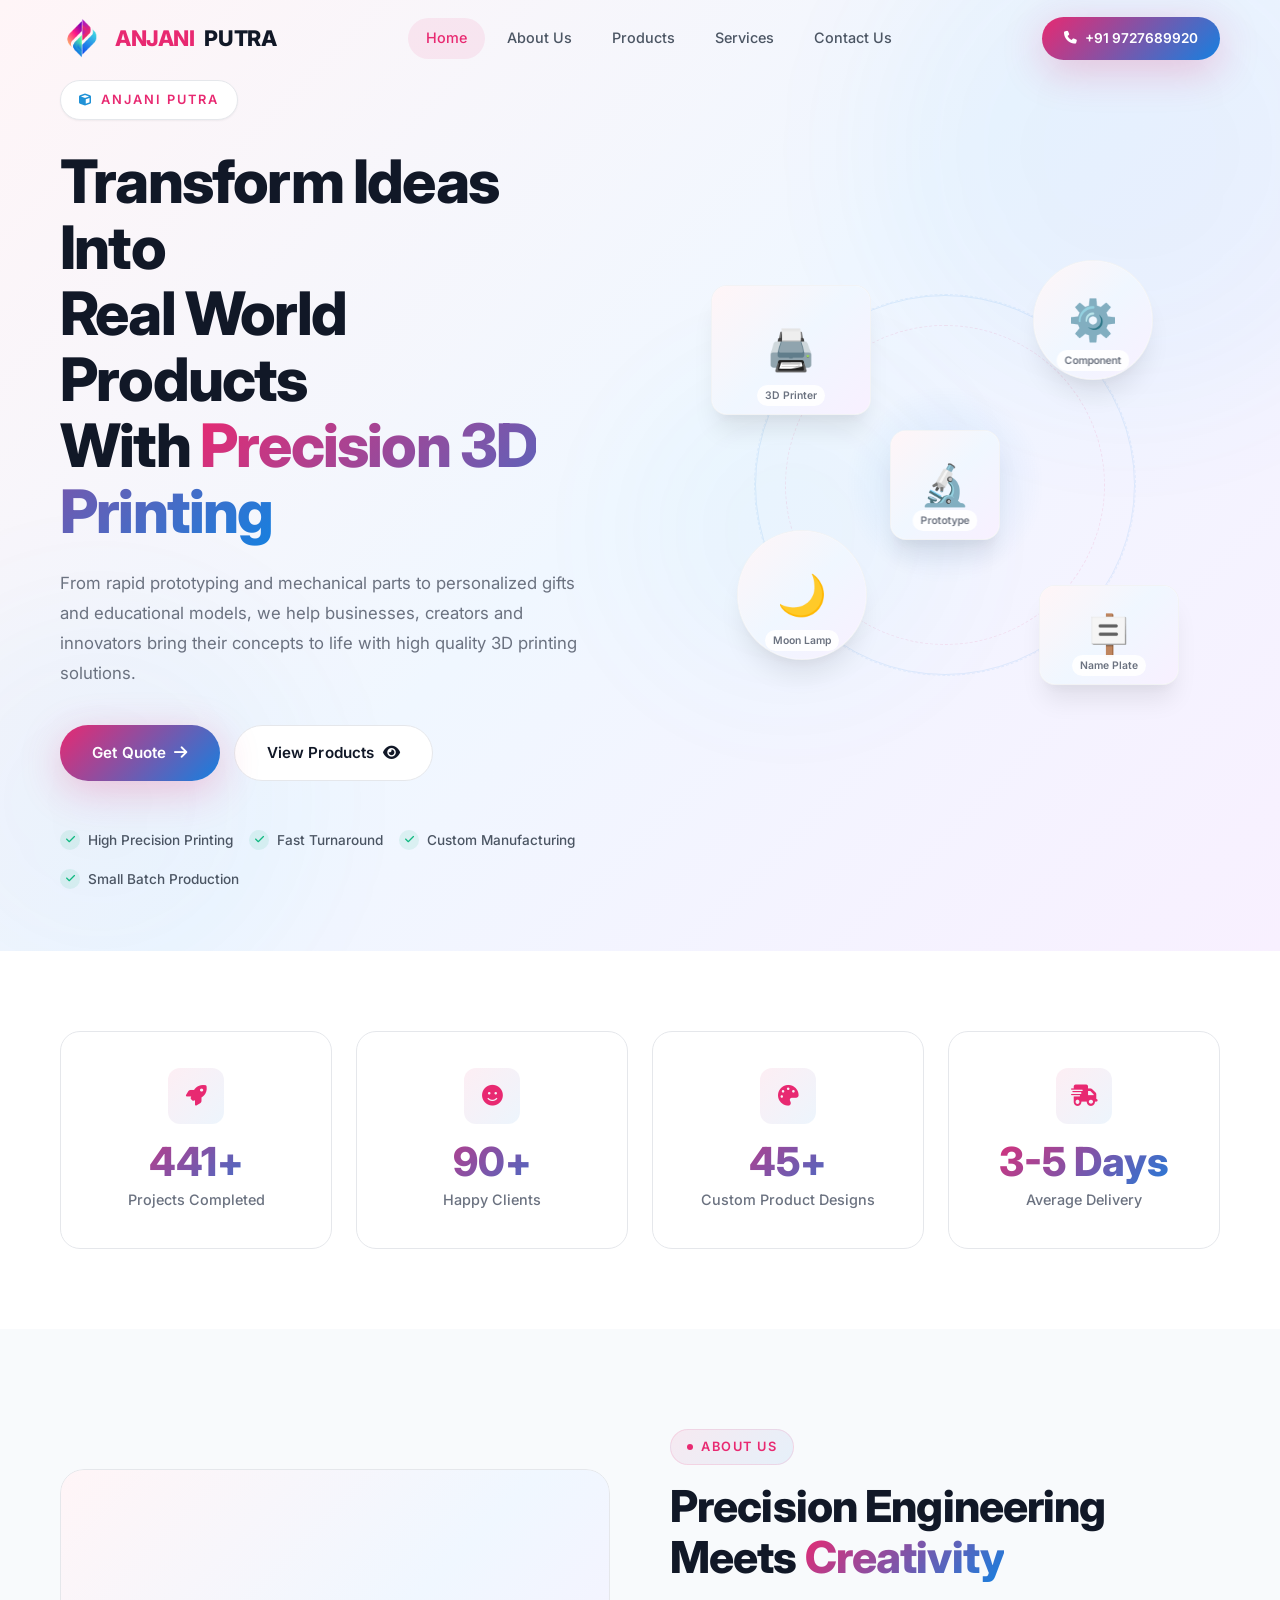
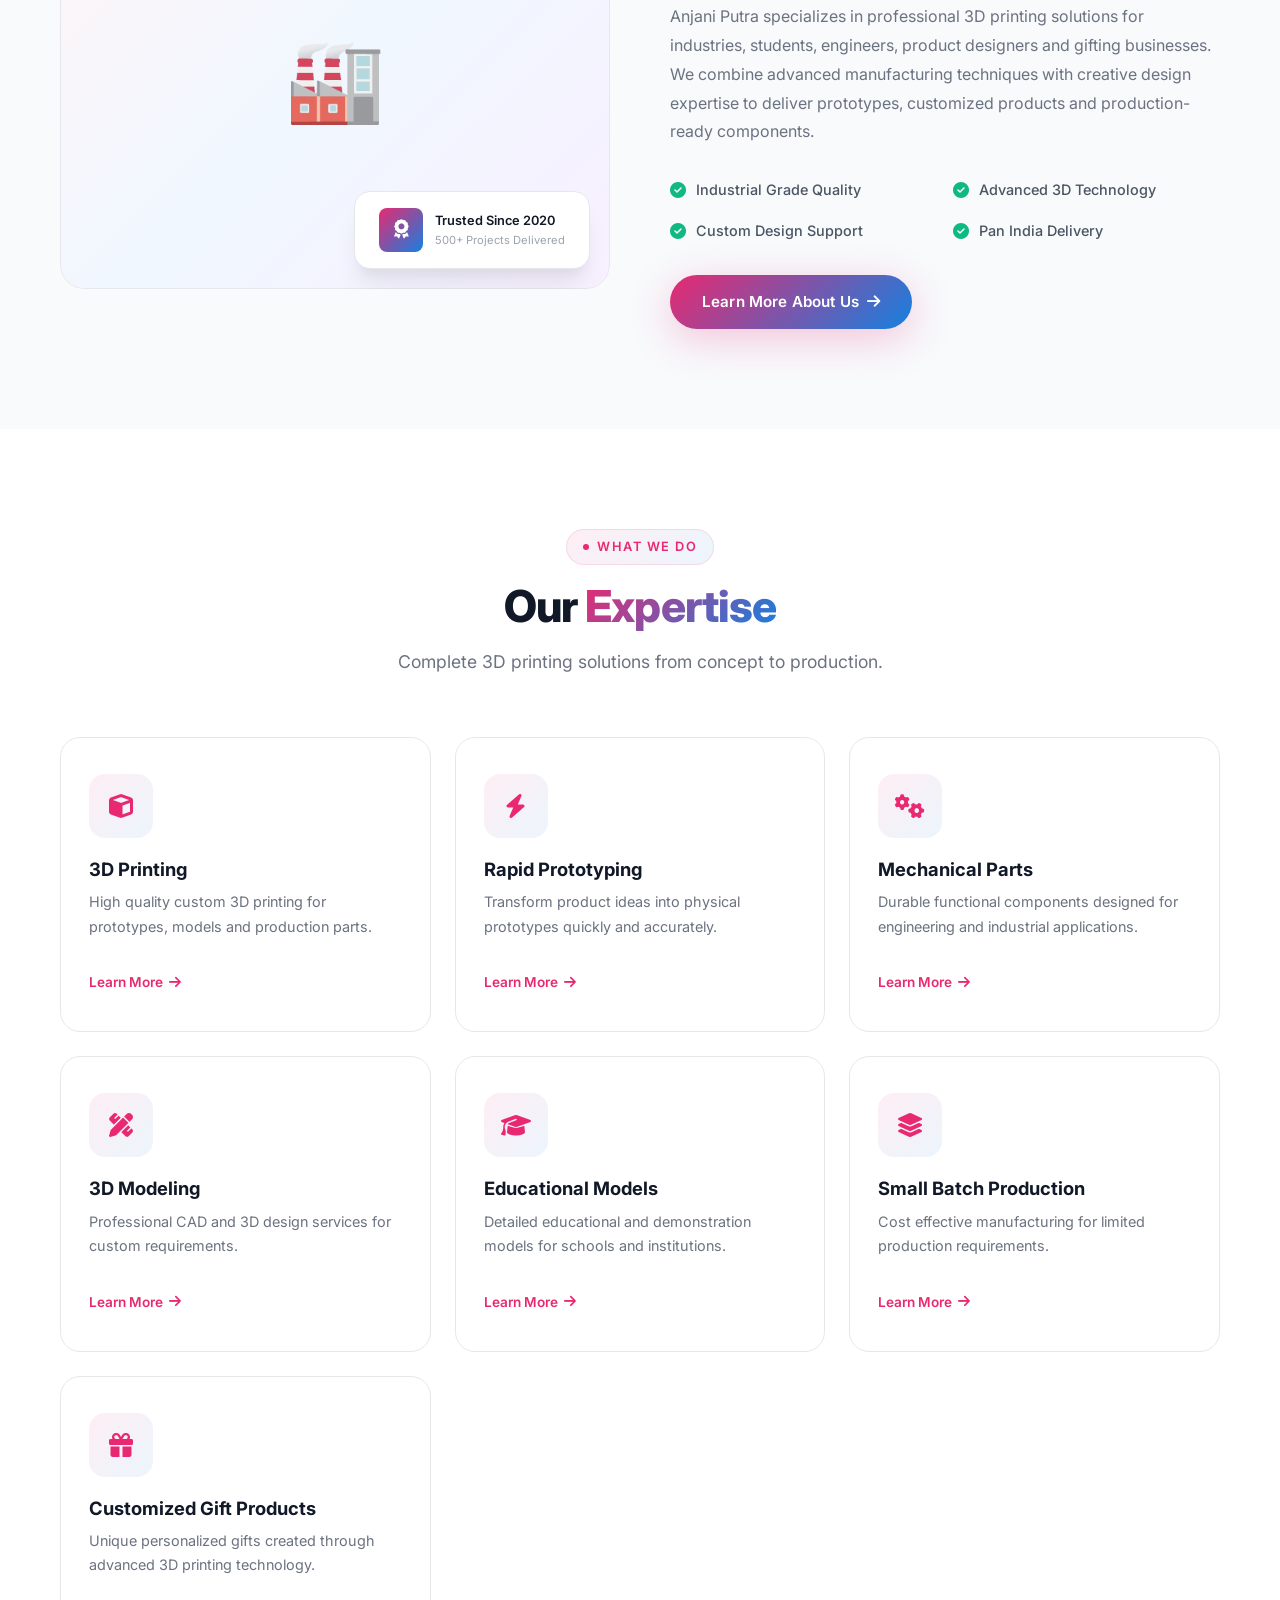
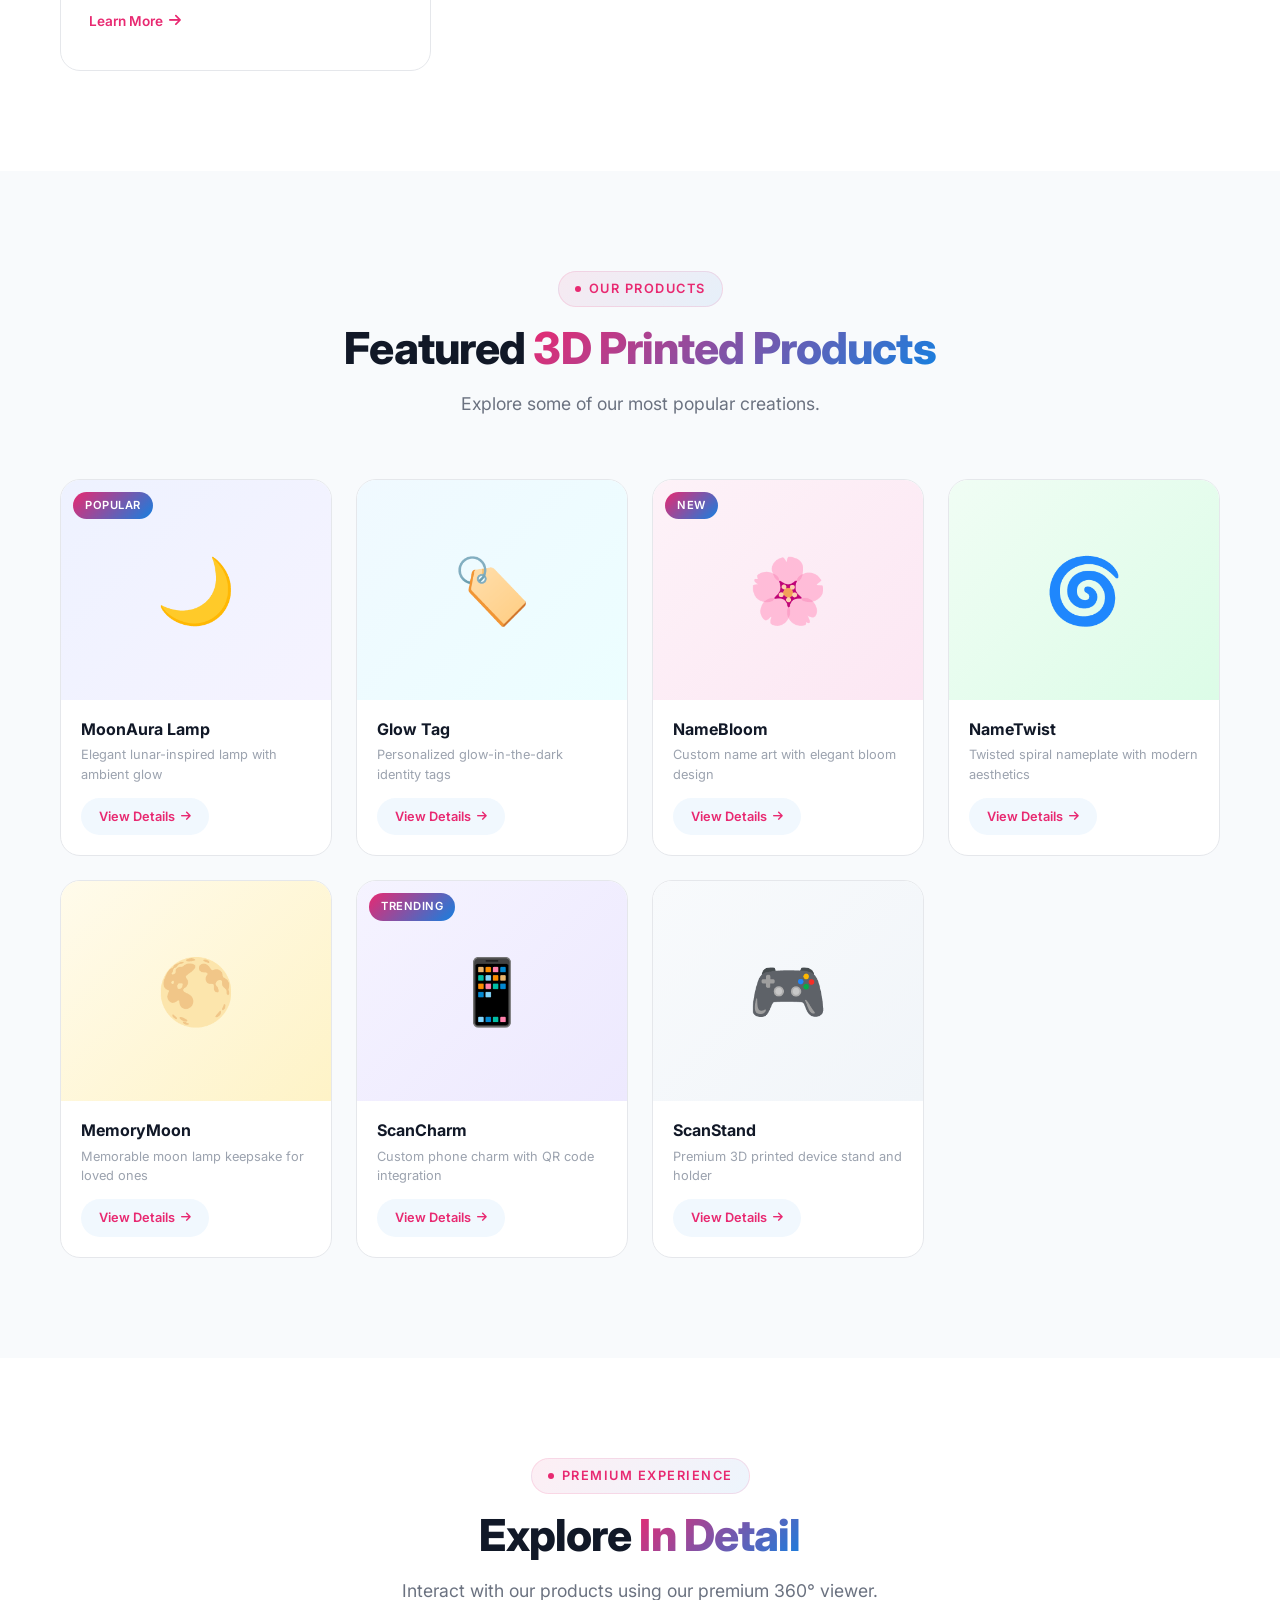
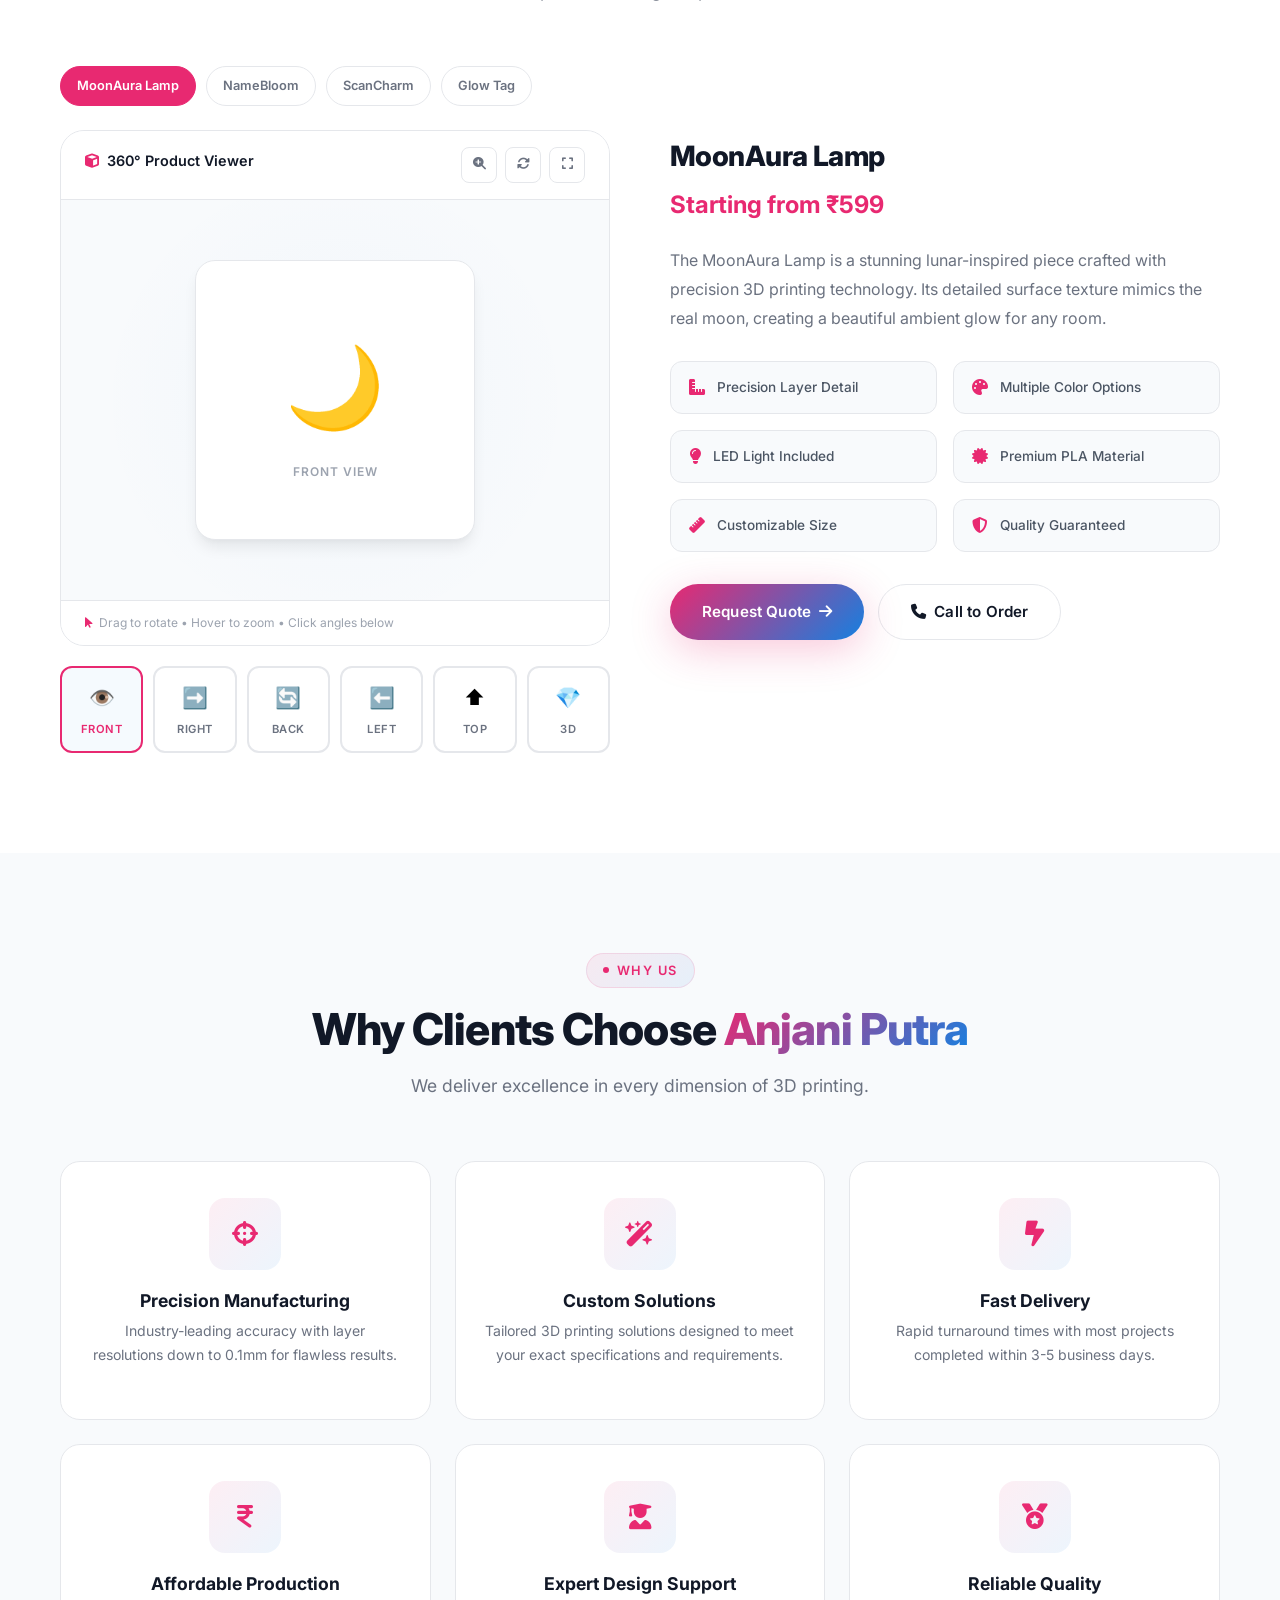
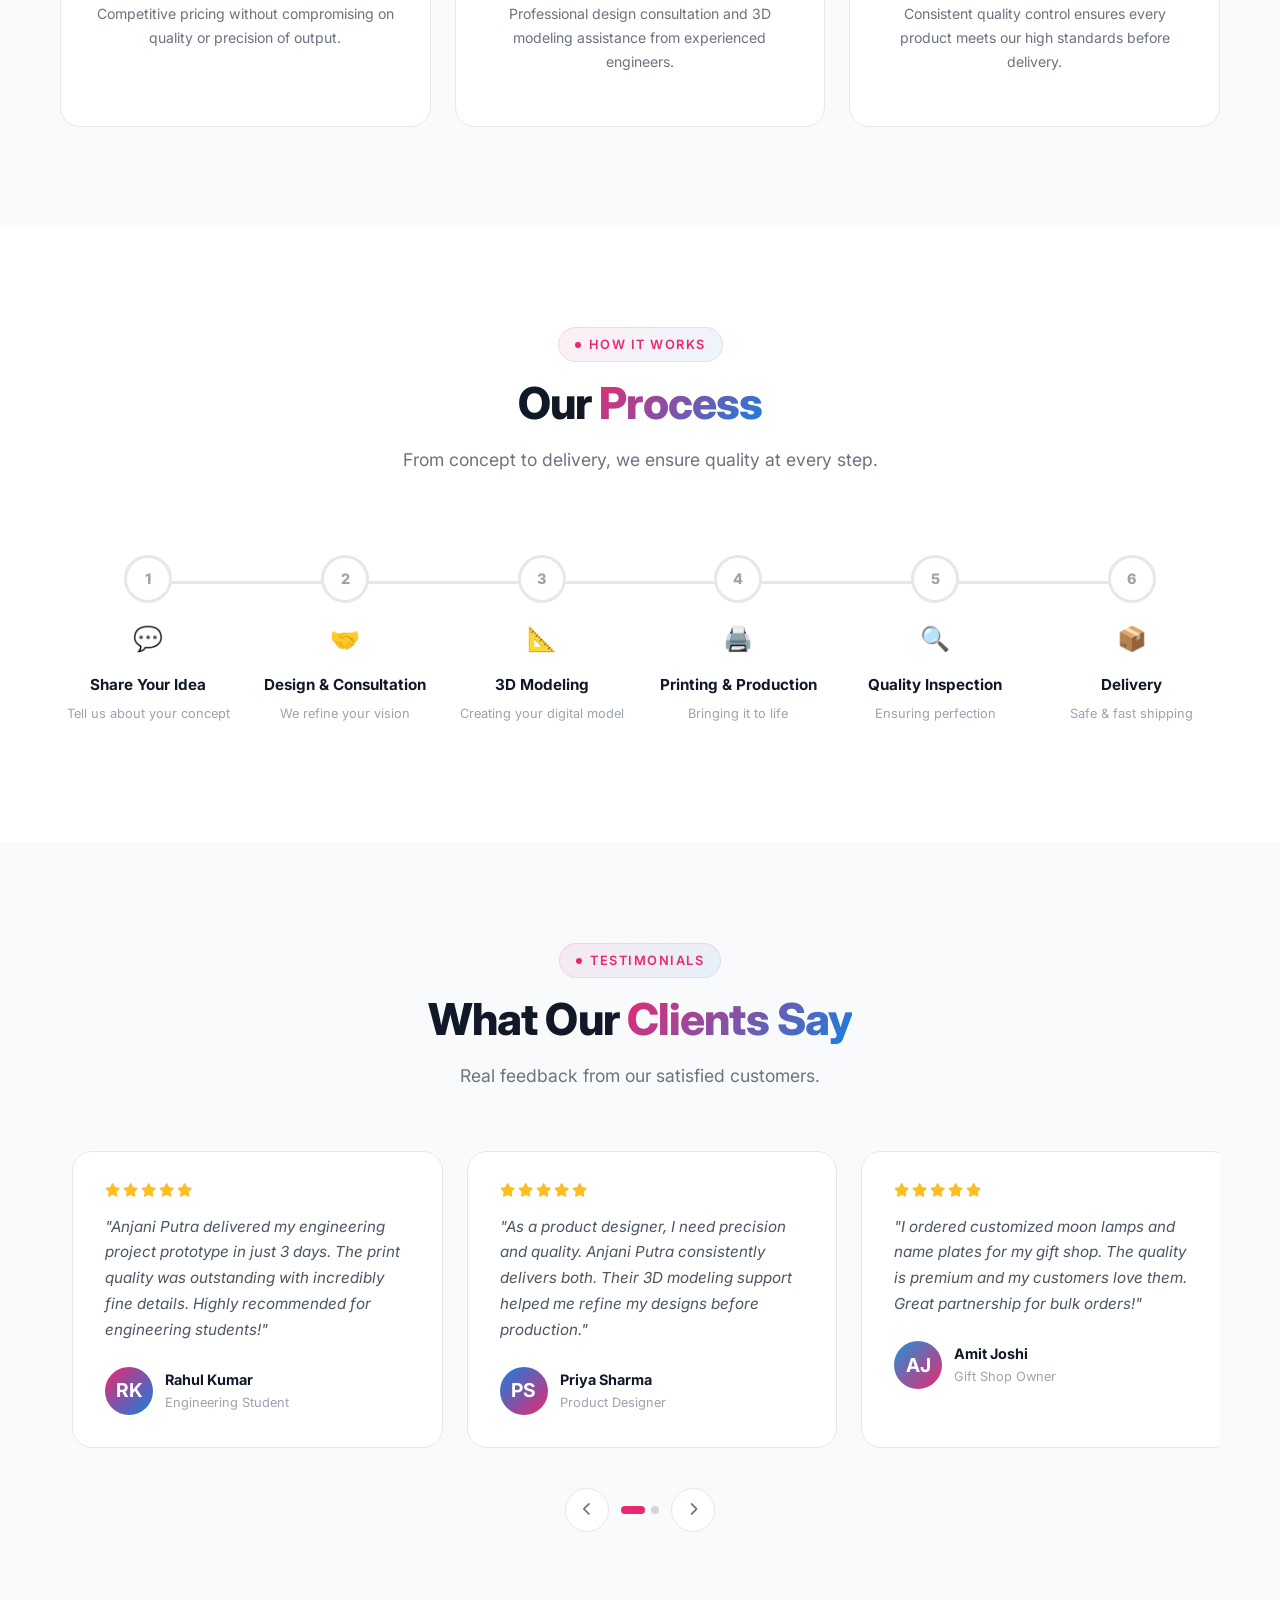
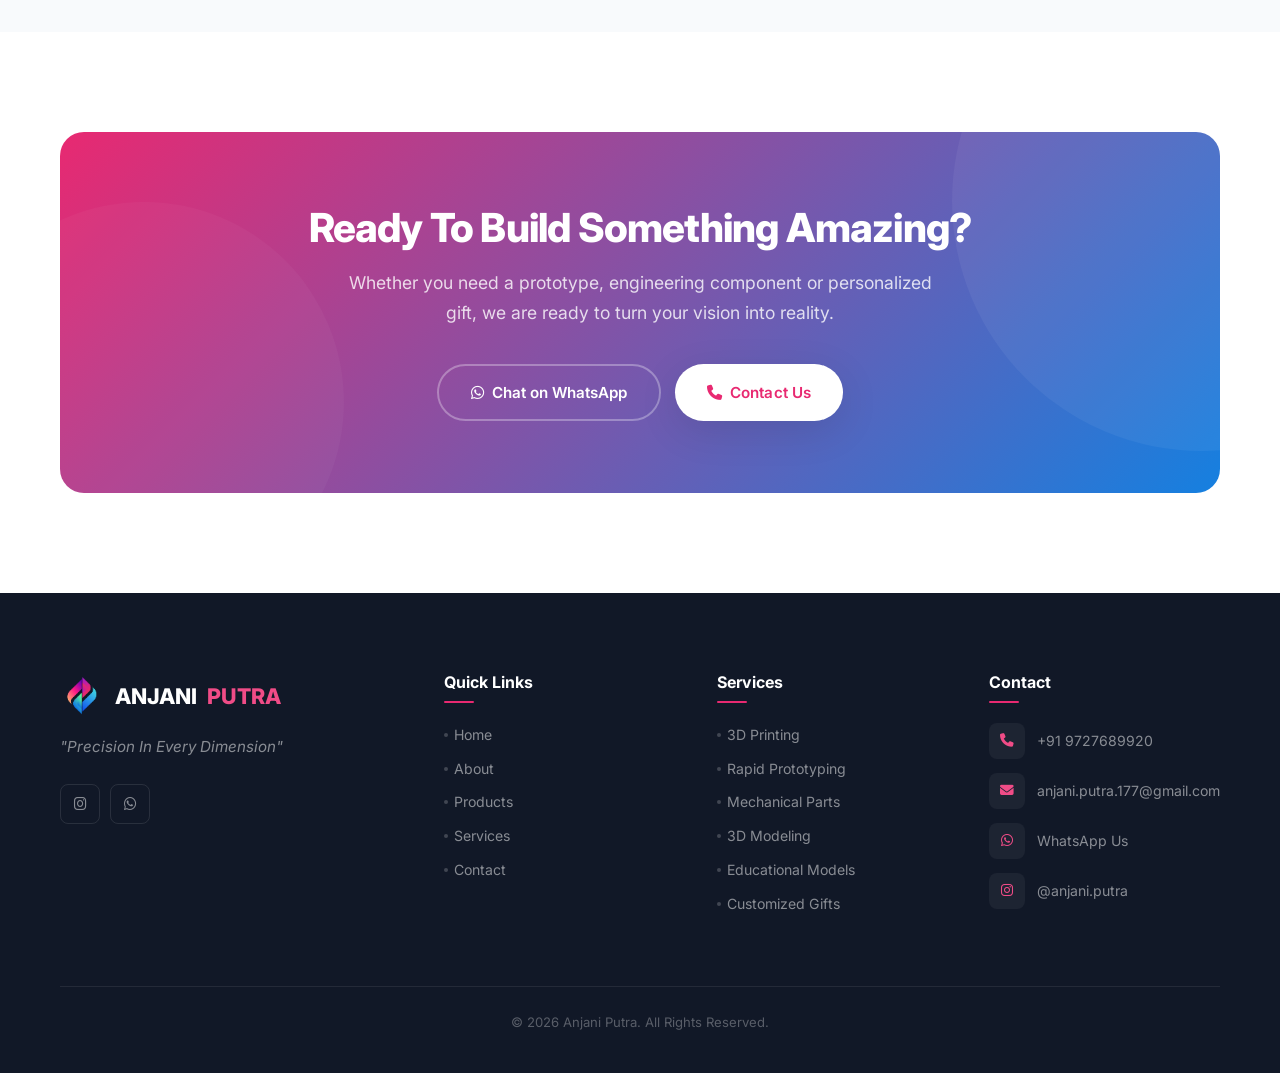
<file: index.html>
<!DOCTYPE html>
<html lang="en">
<head>
    <meta charset="UTF-8">
    <meta name="viewport" content="width=device-width, initial-scale=1.0">
    <meta name="description" content="Anjani Putra - Premium 3D Printing Solutions. Precision In Every Dimension. Rapid prototyping, mechanical parts, customized gifts and more.">
    <title>Anjani Putra | Precision In Every Dimension</title>

    <!-- Google Fonts -->
    <link rel="preconnect" href="https://fonts.googleapis.com">
    <link rel="preconnect" href="https://fonts.gstatic.com" crossorigin>
    <link href="https://fonts.googleapis.com/css2?family=Inter:wght@300;400;500;600;700;800;900&display=swap" rel="stylesheet">

    <!-- Bootstrap 5 CSS -->
    <link href="https://cdn.jsdelivr.net/npm/bootstrap@5.3.2/dist/css/bootstrap.min.css" rel="stylesheet">

    <!-- Font Awesome 6 -->
    <link rel="stylesheet" href="https://cdnjs.cloudflare.com/ajax/libs/font-awesome/6.5.1/css/all.min.css">

    <!-- AOS CSS -->
    <link href="https://unpkg.com/aos@2.3.1/dist/aos.css" rel="stylesheet">

    <!-- Custom CSS -->
    <link rel="stylesheet" href="css/style.css">
</head>
<body>

    <!-- Preloader -->
    <div class="preloader" id="preloader">
        <div class="preloader-spinner"></div>
    </div>

    <!-- ============================================
         HEADER / NAVBAR
         ============================================ -->
    <nav class="main-navbar" id="mainNavbar">
        <div class="navbar-inner">
            <!-- Brand -->
            <a href="index.html" class="navbar-brand">
                <img src="images/iconlogo.png" alt="Anjani Putra" class="logo-img">
                <span>ANJANI</span> PUTRA
            </a>

            <!-- Center Nav Links -->
            <div class="navbar-center" id="navMenu">
                <a href="#home" class="nav-link active">Home</a>
                <a href="about.html" class="nav-link">About Us</a>
                <a href="products.html" class="nav-link">Products</a>
                <a href="services.html" class="nav-link">Services</a>
                <a href="contact.html" class="nav-link">Contact Us</a>
            </div>

            <!-- Right -->
            <div class="navbar-right">
                <a href="tel:+919727689920" class="btn-call">
                    <i class="fas fa-phone"></i>
                    +91 9727689920
                </a>
                <button class="mobile-toggle" id="mobileToggle" aria-label="Menu">
                    <span></span>
                    <span></span>
                    <span></span>
                </button>
            </div>
        </div>
    </nav>

    <!-- Mobile Call Button -->
    <a href="tel:+919727689920" class="btn-call mobile-call-btn" style="display: none;">
        <i class="fas fa-phone"></i>
        Call Now
    </a>

    <!-- ============================================
         HERO SECTION
         ============================================ -->
    <section class="hero-section" id="home">
        <!-- Background Blobs -->
        <div class="hero-bg-blobs">
            <div class="hero-blob hero-blob-1"></div>
            <div class="hero-blob hero-blob-2"></div>
            <div class="hero-blob hero-blob-3"></div>
        </div>

        <div class="container">
            <div class="hero-content">
                <!-- Left Content -->
                <div class="hero-left" data-aos="fade-right" data-aos-duration="1000">
                    <div class="hero-label">
                        <i class="fas fa-cube"></i>
                        ANJANI PUTRA
                    </div>

                    <h1 class="hero-title">
                        Transform Ideas Into<br>
                        Real World Products<br>
                        With <span class="highlight">Precision 3D Printing</span>
                    </h1>

                    <p class="hero-description">
                        From rapid prototyping and mechanical parts to personalized gifts and educational models, we help businesses, creators and innovators bring their concepts to life with high quality 3D printing solutions.
                    </p>

                    <div class="hero-buttons">
                        <a href="#contact" class="btn-primary-custom">
                            Get Quote
                            <i class="fas fa-arrow-right"></i>
                        </a>
                        <a href="#products" class="btn-secondary-custom">
                            View Products
                            <i class="fas fa-eye"></i>
                        </a>
                    </div>

                    <div class="hero-trust">
                        <div class="trust-item">
                            <span class="trust-check"><i class="fas fa-check"></i></span>
                            High Precision Printing
                        </div>
                        <div class="trust-item">
                            <span class="trust-check"><i class="fas fa-check"></i></span>
                            Fast Turnaround
                        </div>
                        <div class="trust-item">
                            <span class="trust-check"><i class="fas fa-check"></i></span>
                            Custom Manufacturing
                        </div>
                        <div class="trust-item">
                            <span class="trust-check"><i class="fas fa-check"></i></span>
                            Small Batch Production
                        </div>
                    </div>
                </div>

                <!-- Right Visual -->
                <div class="hero-right" data-aos="fade-left" data-aos-duration="1000" data-aos-delay="200">
                    <div class="hero-3d-scene">
                        <!-- Orbital circles -->
                        <div class="scene-circle"></div>
                        <div class="scene-circle-2"></div>

                        <!-- Center glow -->
                        <div class="center-glow"></div>

                        <!-- Floating objects -->
                        <div class="floating-object obj-printer">
                            <div class="object-icon">🖨️</div>
                            <span class="object-label">3D Printer</span>
                        </div>

                        <div class="floating-object obj-component">
                            <div class="object-icon">⚙️</div>
                            <span class="object-label">Component</span>
                        </div>

                        <div class="floating-object obj-moon">
                            <div class="object-icon">🌙</div>
                            <span class="object-label">Moon Lamp</span>
                        </div>

                        <div class="floating-object obj-nameplate">
                            <div class="object-icon">🪧</div>
                            <span class="object-label">Name Plate</span>
                        </div>

                        <div class="floating-object obj-prototype">
                            <div class="object-icon">🔬</div>
                            <span class="object-label">Prototype</span>
                        </div>
                    </div>
                </div>
            </div>
        </div>
    </section>

    <!-- ============================================
         STATISTICS SECTION
         ============================================ -->
    <section class="stats-section" id="stats">
        <div class="container">
            <div class="stats-grid">
                <div class="stat-card" data-aos="fade-up" data-aos-delay="0">
                    <div class="stat-icon">
                        <i class="fas fa-rocket"></i>
                    </div>
                    <div class="stat-number">
                        <span class="counter" data-target="500">0</span>+
                    </div>
                    <div class="stat-label">Projects Completed</div>
                </div>

                <div class="stat-card" data-aos="fade-up" data-aos-delay="100">
                    <div class="stat-icon">
                        <i class="fas fa-smile"></i>
                    </div>
                    <div class="stat-number">
                        <span class="counter" data-target="100">0</span>+
                    </div>
                    <div class="stat-label">Happy Clients</div>
                </div>

                <div class="stat-card" data-aos="fade-up" data-aos-delay="200">
                    <div class="stat-icon">
                        <i class="fas fa-palette"></i>
                    </div>
                    <div class="stat-number">
                        <span class="counter" data-target="50">0</span>+
                    </div>
                    <div class="stat-label">Custom Product Designs</div>
                </div>

                <div class="stat-card" data-aos="fade-up" data-aos-delay="300">
                    <div class="stat-icon">
                        <i class="fas fa-truck-fast"></i>
                    </div>
                    <div class="stat-number">3-5 Days</div>
                    <div class="stat-label">Average Delivery</div>
                </div>
            </div>
        </div>
    </section>

    <!-- ============================================
         ABOUT PREVIEW SECTION
         ============================================ -->
    <section class="about-section" id="about">
        <div class="container">
            <div class="about-grid">
                <!-- Left Image -->
                <div class="about-image-wrapper" data-aos="fade-right" data-aos-duration="1000">
                    <div class="about-image">
                        <span class="printer-visual">🏭</span>
                    </div>
                    <div class="about-image-badge">
                        <div class="badge-icon">
                            <i class="fas fa-award"></i>
                        </div>
                        <div>
                            <div class="badge-text">Trusted Since 2020</div>
                            <div class="badge-subtext">500+ Projects Delivered</div>
                        </div>
                    </div>
                </div>

                <!-- Right Content -->
                <div class="about-content" data-aos="fade-left" data-aos-duration="1000">
                    <span class="section-label">About Us</span>
                    <h2 class="section-title">
                        Precision Engineering<br>
                        Meets <span class="gradient-text">Creativity</span>
                    </h2>

                    <p class="about-text">
                        Anjani Putra specializes in professional 3D printing solutions for industries, students, engineers, product designers and gifting businesses. We combine advanced manufacturing techniques with creative design expertise to deliver prototypes, customized products and production-ready components.
                    </p>

                    <div class="about-features">
                        <div class="about-feature">
                            <i class="fas fa-check-circle"></i>
                            Industrial Grade Quality
                        </div>
                        <div class="about-feature">
                            <i class="fas fa-check-circle"></i>
                            Advanced 3D Technology
                        </div>
                        <div class="about-feature">
                            <i class="fas fa-check-circle"></i>
                            Custom Design Support
                        </div>
                        <div class="about-feature">
                            <i class="fas fa-check-circle"></i>
                            Pan India Delivery
                        </div>
                    </div>

                    <a href="#about" class="btn-primary-custom">
                        Learn More About Us
                        <i class="fas fa-arrow-right"></i>
                    </a>
                </div>
            </div>
        </div>
    </section>

    <!-- ============================================
         SERVICES SECTION
         ============================================ -->
    <section class="services-section" id="services">
        <div class="container">
            <div class="services-header" data-aos="fade-up">
                <span class="section-label">What We Do</span>
                <h2 class="section-title">Our <span class="gradient-text">Expertise</span></h2>
                <p class="section-subtitle">Complete 3D printing solutions from concept to production.</p>
            </div>

            <div class="services-grid">
                <!-- Service 1 -->
                <div class="service-card" data-aos="fade-up" data-aos-delay="0">
                    <div class="service-icon">
                        <i class="fas fa-cube"></i>
                    </div>
                    <h3>3D Printing</h3>
                    <p>High quality custom 3D printing for prototypes, models and production parts.</p>
                    <span class="service-arrow">
                        Learn More <i class="fas fa-arrow-right"></i>
                    </span>
                </div>

                <!-- Service 2 -->
                <div class="service-card" data-aos="fade-up" data-aos-delay="100">
                    <div class="service-icon">
                        <i class="fas fa-bolt"></i>
                    </div>
                    <h3>Rapid Prototyping</h3>
                    <p>Transform product ideas into physical prototypes quickly and accurately.</p>
                    <span class="service-arrow">
                        Learn More <i class="fas fa-arrow-right"></i>
                    </span>
                </div>

                <!-- Service 3 -->
                <div class="service-card" data-aos="fade-up" data-aos-delay="200">
                    <div class="service-icon">
                        <i class="fas fa-gears"></i>
                    </div>
                    <h3>Mechanical Parts</h3>
                    <p>Durable functional components designed for engineering and industrial applications.</p>
                    <span class="service-arrow">
                        Learn More <i class="fas fa-arrow-right"></i>
                    </span>
                </div>

                <!-- Service 4 -->
                <div class="service-card" data-aos="fade-up" data-aos-delay="300">
                    <div class="service-icon">
                        <i class="fas fa-pencil-ruler"></i>
                    </div>
                    <h3>3D Modeling</h3>
                    <p>Professional CAD and 3D design services for custom requirements.</p>
                    <span class="service-arrow">
                        Learn More <i class="fas fa-arrow-right"></i>
                    </span>
                </div>

                <!-- Service 5 -->
                <div class="service-card" data-aos="fade-up" data-aos-delay="400">
                    <div class="service-icon">
                        <i class="fas fa-graduation-cap"></i>
                    </div>
                    <h3>Educational Models</h3>
                    <p>Detailed educational and demonstration models for schools and institutions.</p>
                    <span class="service-arrow">
                        Learn More <i class="fas fa-arrow-right"></i>
                    </span>
                </div>

                <!-- Service 6 -->
                <div class="service-card" data-aos="fade-up" data-aos-delay="500">
                    <div class="service-icon">
                        <i class="fas fa-layer-group"></i>
                    </div>
                    <h3>Small Batch Production</h3>
                    <p>Cost effective manufacturing for limited production requirements.</p>
                    <span class="service-arrow">
                        Learn More <i class="fas fa-arrow-right"></i>
                    </span>
                </div>

                <!-- Service 7 -->
                <div class="service-card" data-aos="fade-up" data-aos-delay="300">
                    <div class="service-icon">
                        <i class="fas fa-gift"></i>
                    </div>
                    <h3>Customized Gift Products</h3>
                    <p>Unique personalized gifts created through advanced 3D printing technology.</p>
                    <span class="service-arrow">
                        Learn More <i class="fas fa-arrow-right"></i>
                    </span>
                </div>
            </div>
        </div>
    </section>

    <!-- ============================================
         FEATURED PRODUCTS SECTION
         ============================================ -->
    <section class="products-section" id="products">
        <div class="container">
            <div class="products-header" data-aos="fade-up">
                <span class="section-label">Our Products</span>
                <h2 class="section-title">Featured <span class="gradient-text">3D Printed Products</span></h2>
                <p class="section-subtitle">Explore some of our most popular creations.</p>
            </div>

            <div class="products-grid">
                <!-- Product 1 -->
                <div class="product-card" data-aos="fade-up" data-aos-delay="0">
                    <div class="product-image" style="background: linear-gradient(135deg, #EEF2FF, #F5F3FF);">
                        <span class="product-badge">Popular</span>
                        <span class="product-emoji">🌙</span>
                    </div>
                    <div class="product-info">
                        <h4>MoonAura Lamp</h4>
                        <p>Elegant lunar-inspired lamp with ambient glow</p>
                        <button class="btn-view-details" data-product="moonauro">
                            View Details <i class="fas fa-arrow-right"></i>
                        </button>
                    </div>
                </div>

                <!-- Product 2 -->
                <div class="product-card" data-aos="fade-up" data-aos-delay="100">
                    <div class="product-image" style="background: linear-gradient(135deg, #F0F9FF, #ECFEFF);">
                        <span class="product-emoji">🏷️</span>
                    </div>
                    <div class="product-info">
                        <h4>Glow Tag</h4>
                        <p>Personalized glow-in-the-dark identity tags</p>
                        <button class="btn-view-details" data-product="glowtag">
                            View Details <i class="fas fa-arrow-right"></i>
                        </button>
                    </div>
                </div>

                <!-- Product 3 -->
                <div class="product-card" data-aos="fade-up" data-aos-delay="200">
                    <div class="product-image" style="background: linear-gradient(135deg, #FDF2F8, #FCE7F3);">
                        <span class="product-badge">New</span>
                        <span class="product-emoji">🌸</span>
                    </div>
                    <div class="product-info">
                        <h4>NameBloom</h4>
                        <p>Custom name art with elegant bloom design</p>
                        <button class="btn-view-details" data-product="namebloom">
                            View Details <i class="fas fa-arrow-right"></i>
                        </button>
                    </div>
                </div>

                <!-- Product 4 -->
                <div class="product-card" data-aos="fade-up" data-aos-delay="300">
                    <div class="product-image" style="background: linear-gradient(135deg, #F0FDF4, #DCFCE7);">
                        <span class="product-emoji">🌀</span>
                    </div>
                    <div class="product-info">
                        <h4>NameTwist</h4>
                        <p>Twisted spiral nameplate with modern aesthetics</p>
                        <button class="btn-view-details" data-product="nametwist">
                            View Details <i class="fas fa-arrow-right"></i>
                        </button>
                    </div>
                </div>

                <!-- Product 5 -->
                <div class="product-card" data-aos="fade-up" data-aos-delay="0">
                    <div class="product-image" style="background: linear-gradient(135deg, #FFFBEB, #FEF3C7);">
                        <span class="product-emoji">🌕</span>
                    </div>
                    <div class="product-info">
                        <h4>MemoryMoon</h4>
                        <p>Memorable moon lamp keepsake for loved ones</p>
                        <button class="btn-view-details" data-product="memorymoon">
                            View Details <i class="fas fa-arrow-right"></i>
                        </button>
                    </div>
                </div>

                <!-- Product 6 -->
                <div class="product-card" data-aos="fade-up" data-aos-delay="100">
                    <div class="product-image" style="background: linear-gradient(135deg, #F5F3FF, #EDE9FE);">
                        <span class="product-badge">Trending</span>
                        <span class="product-emoji">📱</span>
                    </div>
                    <div class="product-info">
                        <h4>ScanCharm</h4>
                        <p>Custom phone charm with QR code integration</p>
                        <button class="btn-view-details" data-product="scancharm">
                            View Details <i class="fas fa-arrow-right"></i>
                        </button>
                    </div>
                </div>

                <!-- Product 7 -->
                <div class="product-card" data-aos="fade-up" data-aos-delay="200">
                    <div class="product-image" style="background: linear-gradient(135deg, #F8FAFC, #F1F5F9);">
                        <span class="product-emoji">🎮</span>
                    </div>
                    <div class="product-info">
                        <h4>ScanStand</h4>
                        <p>Premium 3D printed device stand and holder</p>
                        <button class="btn-view-details" data-product="scanstand">
                            View Details <i class="fas fa-arrow-right"></i>
                        </button>
                    </div>
                </div>
            </div>
        </div>
    </section>

    <!-- ============================================
         SPECIAL PRODUCT EXPERIENCE
         ============================================ -->
    <section class="product-experience-section" id="product-experience">
        <div class="container">
            <div class="services-header" data-aos="fade-up">
                <span class="section-label">Premium Experience</span>
                <h2 class="section-title">Explore <span class="gradient-text">In Detail</span></h2>
                <p class="section-subtitle">Interact with our products using our premium 360&deg; viewer.</p>
            </div>

            <!-- Product Selector Tabs -->
            <div class="product-selector-tabs" data-aos="fade-up" data-aos-delay="100">
                <button class="product-tab active" data-product-name="MoonAura Lamp" data-emoji="🌙" data-desc="The MoonAura Lamp is a stunning lunar-inspired piece crafted with precision 3D printing technology. Its detailed surface texture mimics the real moon, creating a beautiful ambient glow for any room.">
                    MoonAura Lamp
                </button>
                <button class="product-tab" data-product-name="NameBloom" data-emoji="🌸" data-desc="NameBloom is an elegant personalized name art piece featuring a beautiful bloom design. Each letter is carefully crafted with smooth curves and precise detailing.">
                    NameBloom
                </button>
                <button class="product-tab" data-product-name="ScanCharm" data-emoji="📱" data-desc="ScanCharm is a custom phone charm with integrated QR code technology. A perfect blend of personalization and functionality for the modern user.">
                    ScanCharm
                </button>
                <button class="product-tab" data-product-name="Glow Tag" data-emoji="🏷️" data-desc="Glow Tags are personalized identity accessories that glow in the dark. Made with premium glow-in-the-dark filament for a unique, eye-catching effect.">
                    Glow Tag
                </button>
            </div>

            <div class="product-experience-grid">
                <!-- Left: 360 Viewer -->
                <div data-aos="fade-right" data-aos-duration="1000">
                    <div class="viewer-360-container">
                        <!-- Viewer Header -->
                        <div class="viewer-360-header">
                            <h4>
                                <i class="fas fa-cube"></i>
                                360&deg; Product Viewer
                            </h4>
                            <div class="viewer-360-controls">
                                <button class="viewer-control-btn" id="zoomToggle" title="Zoom">
                                    <i class="fas fa-search-plus"></i>
                                </button>
                                <button class="viewer-control-btn" id="rotateToggle" title="Auto Rotate">
                                    <i class="fas fa-sync-alt"></i>
                                </button>
                                <button class="viewer-control-btn" id="fullscreenToggle" title="Fullscreen">
                                    <i class="fas fa-expand"></i>
                                </button>
                            </div>
                        </div>

                        <!-- Viewport -->
                        <div class="viewer-360-viewport" id="viewer360">
                            <div class="viewer-360-object" id="viewerObject">
                                <div class="object-face" id="objectFace">
                                    <span class="face-emoji" id="viewerEmoji">🌙</span>
                                    <span class="face-label" id="viewerFaceLabel">Front View</span>
                                </div>
                            </div>
                            <div class="zoom-lens" id="zoomLens"></div>
                        </div>

                        <!-- Zoom Indicator -->
                        <div class="zoom-indicator">
                            <i class="fas fa-mouse-pointer"></i>
                            <span>Drag to rotate &bull; Hover to zoom &bull; Click angles below</span>
                        </div>
                    </div>

                    <!-- Angle Selector -->
                    <div class="angle-selector">
                        <button class="angle-btn active" data-angle="0" data-label="Front View">
                            <div class="angle-icon">👁️</div>
                            <div class="angle-label">Front</div>
                        </button>
                        <button class="angle-btn" data-angle="90" data-label="Right Side">
                            <div class="angle-icon">➡️</div>
                            <div class="angle-label">Right</div>
                        </button>
                        <button class="angle-btn" data-angle="180" data-label="Back View">
                            <div class="angle-icon">🔄</div>
                            <div class="angle-label">Back</div>
                        </button>
                        <button class="angle-btn" data-angle="270" data-label="Left Side">
                            <div class="angle-icon">⬅️</div>
                            <div class="angle-label">Left</div>
                        </button>
                        <button class="angle-btn" data-angle="45" data-label="Top View">
                            <div class="angle-icon">⬆️</div>
                            <div class="angle-label">Top</div>
                        </button>
                        <button class="angle-btn" data-angle="315" data-label="Perspective">
                            <div class="angle-icon">💎</div>
                            <div class="angle-label">3D</div>
                        </button>
                    </div>
                </div>

                <!-- Right: Product Details -->
                <div class="product-experience-details" data-aos="fade-left" data-aos-duration="1000">
                    <h3 id="expProductName">MoonAura Lamp</h3>
                    <div class="product-price">Starting from &#8377;599</div>

                    <p class="product-desc" id="expProductDesc">
                        The MoonAura Lamp is a stunning lunar-inspired piece crafted with precision 3D printing technology. Its detailed surface texture mimics the real moon, creating a beautiful ambient glow for any room.
                    </p>

                    <div class="experience-features">
                        <div class="exp-feature">
                            <i class="fas fa-ruler-combined"></i>
                            <span>Precision Layer Detail</span>
                        </div>
                        <div class="exp-feature">
                            <i class="fas fa-palette"></i>
                            <span>Multiple Color Options</span>
                        </div>
                        <div class="exp-feature">
                            <i class="fas fa-lightbulb"></i>
                            <span>LED Light Included</span>
                        </div>
                        <div class="exp-feature">
                            <i class="fas fa-certificate"></i>
                            <span>Premium PLA Material</span>
                        </div>
                        <div class="exp-feature">
                            <i class="fas fa-ruler"></i>
                            <span>Customizable Size</span>
                        </div>
                        <div class="exp-feature">
                            <i class="fas fa-shield-halved"></i>
                            <span>Quality Guaranteed</span>
                        </div>
                    </div>

                    <div class="product-experience-actions">
                        <a href="#contact" class="btn-primary-custom">
                            Request Quote
                            <i class="fas fa-arrow-right"></i>
                        </a>
                        <a href="tel:+919727689920" class="btn-secondary-custom">
                            <i class="fas fa-phone"></i>
                            Call to Order
                        </a>
                    </div>
                </div>
            </div>
        </div>
    </section>

    <!-- ============================================
         WHY CHOOSE US
         ============================================ -->
    <section class="why-section" id="why">
        <div class="container">
            <div class="why-header" data-aos="fade-up">
                <span class="section-label">Why Us</span>
                <h2 class="section-title">Why Clients Choose <span class="gradient-text">Anjani Putra</span></h2>
                <p class="section-subtitle">We deliver excellence in every dimension of 3D printing.</p>
            </div>

            <div class="why-grid">
                <div class="why-card" data-aos="fade-up" data-aos-delay="0">
                    <div class="why-icon">
                        <i class="fas fa-crosshairs"></i>
                    </div>
                    <h3>Precision Manufacturing</h3>
                    <p>Industry-leading accuracy with layer resolutions down to 0.1mm for flawless results.</p>
                </div>

                <div class="why-card" data-aos="fade-up" data-aos-delay="100">
                    <div class="why-icon">
                        <i class="fas fa-wand-magic-sparkles"></i>
                    </div>
                    <h3>Custom Solutions</h3>
                    <p>Tailored 3D printing solutions designed to meet your exact specifications and requirements.</p>
                </div>

                <div class="why-card" data-aos="fade-up" data-aos-delay="200">
                    <div class="why-icon">
                        <i class="fas fa-bolt-lightning"></i>
                    </div>
                    <h3>Fast Delivery</h3>
                    <p>Rapid turnaround times with most projects completed within 3-5 business days.</p>
                </div>

                <div class="why-card" data-aos="fade-up" data-aos-delay="300">
                    <div class="why-icon">
                        <i class="fas fa-indian-rupee-sign"></i>
                    </div>
                    <h3>Affordable Production</h3>
                    <p>Competitive pricing without compromising on quality or precision of output.</p>
                </div>

                <div class="why-card" data-aos="fade-up" data-aos-delay="400">
                    <div class="why-icon">
                        <i class="fas fa-user-graduate"></i>
                    </div>
                    <h3>Expert Design Support</h3>
                    <p>Professional design consultation and 3D modeling assistance from experienced engineers.</p>
                </div>

                <div class="why-card" data-aos="fade-up" data-aos-delay="500">
                    <div class="why-icon">
                        <i class="fas fa-medal"></i>
                    </div>
                    <h3>Reliable Quality</h3>
                    <p>Consistent quality control ensures every product meets our high standards before delivery.</p>
                </div>
            </div>
        </div>
    </section>

    <!-- ============================================
         PROCESS SECTION
         ============================================ -->
    <section class="process-section" id="process">
        <div class="container">
            <div class="process-header" data-aos="fade-up">
                <span class="section-label">How It Works</span>
                <h2 class="section-title">Our <span class="gradient-text">Process</span></h2>
                <p class="section-subtitle">From concept to delivery, we ensure quality at every step.</p>
            </div>

            <div class="process-timeline" data-aos="fade-up" data-aos-delay="200">
                <div class="process-step">
                    <div class="step-number">1</div>
                    <span class="step-icon">💬</span>
                    <div class="step-title">Share Your Idea</div>
                    <div class="step-desc">Tell us about your concept</div>
                </div>

                <div class="process-step">
                    <div class="step-number">2</div>
                    <span class="step-icon">🤝</span>
                    <div class="step-title">Design & Consultation</div>
                    <div class="step-desc">We refine your vision</div>
                </div>

                <div class="process-step">
                    <div class="step-number">3</div>
                    <span class="step-icon">📐</span>
                    <div class="step-title">3D Modeling</div>
                    <div class="step-desc">Creating your digital model</div>
                </div>

                <div class="process-step">
                    <div class="step-number">4</div>
                    <span class="step-icon">🖨️</span>
                    <div class="step-title">Printing & Production</div>
                    <div class="step-desc">Bringing it to life</div>
                </div>

                <div class="process-step">
                    <div class="step-number">5</div>
                    <span class="step-icon">🔍</span>
                    <div class="step-title">Quality Inspection</div>
                    <div class="step-desc">Ensuring perfection</div>
                </div>

                <div class="process-step">
                    <div class="step-number">6</div>
                    <span class="step-icon">📦</span>
                    <div class="step-title">Delivery</div>
                    <div class="step-desc">Safe & fast shipping</div>
                </div>
            </div>
        </div>
    </section>

    <!-- ============================================
         CLIENT TESTIMONIALS
         ============================================ -->
    <section class="testimonials-section" id="testimonials">
        <div class="container">
            <div class="testimonials-header" data-aos="fade-up">
                <span class="section-label">Testimonials</span>
                <h2 class="section-title">What Our <span class="gradient-text">Clients Say</span></h2>
                <p class="section-subtitle">Real feedback from our satisfied customers.</p>
            </div>

            <div class="testimonials-slider" data-aos="fade-up" data-aos-delay="200">
                <div class="testimonials-track" id="testimonialsTrack">
                    <!-- Testimonial 1 -->
                    <div class="testimonial-card">
                        <div class="testimonial-stars">
                            <i class="fas fa-star"></i>
                            <i class="fas fa-star"></i>
                            <i class="fas fa-star"></i>
                            <i class="fas fa-star"></i>
                            <i class="fas fa-star"></i>
                        </div>
                        <p class="testimonial-text">
                            "Anjani Putra delivered my engineering project prototype in just 3 days. The print quality was outstanding with incredibly fine details. Highly recommended for engineering students!"
                        </p>
                        <div class="testimonial-author">
                            <div class="author-avatar av1">RK</div>
                            <div class="author-info">
                                <div class="author-name">Rahul Kumar</div>
                                <div class="author-role">Engineering Student</div>
                            </div>
                        </div>
                    </div>

                    <!-- Testimonial 2 -->
                    <div class="testimonial-card">
                        <div class="testimonial-stars">
                            <i class="fas fa-star"></i>
                            <i class="fas fa-star"></i>
                            <i class="fas fa-star"></i>
                            <i class="fas fa-star"></i>
                            <i class="fas fa-star"></i>
                        </div>
                        <p class="testimonial-text">
                            "As a product designer, I need precision and quality. Anjani Putra consistently delivers both. Their 3D modeling support helped me refine my designs before production."
                        </p>
                        <div class="testimonial-author">
                            <div class="author-avatar av2">PS</div>
                            <div class="author-info">
                                <div class="author-name">Priya Sharma</div>
                                <div class="author-role">Product Designer</div>
                            </div>
                        </div>
                    </div>

                    <!-- Testimonial 3 -->
                    <div class="testimonial-card">
                        <div class="testimonial-stars">
                            <i class="fas fa-star"></i>
                            <i class="fas fa-star"></i>
                            <i class="fas fa-star"></i>
                            <i class="fas fa-star"></i>
                            <i class="fas fa-star"></i>
                        </div>
                        <p class="testimonial-text">
                            "I ordered customized moon lamps and name plates for my gift shop. The quality is premium and my customers love them. Great partnership for bulk orders!"
                        </p>
                        <div class="testimonial-author">
                            <div class="author-avatar av3">AJ</div>
                            <div class="author-info">
                                <div class="author-name">Amit Joshi</div>
                                <div class="author-role">Gift Shop Owner</div>
                            </div>
                        </div>
                    </div>

                    <!-- Testimonial 4 -->
                    <div class="testimonial-card">
                        <div class="testimonial-stars">
                            <i class="fas fa-star"></i>
                            <i class="fas fa-star"></i>
                            <i class="fas fa-star"></i>
                            <i class="fas fa-star"></i>
                            <i class="fas fa-star"></i>
                        </div>
                        <p class="testimonial-text">
                            "We needed rapid prototypes for our startup's investor demo. Anjani Putra turned our CAD files into beautiful physical models within 48 hours. Absolutely fantastic service!"
                        </p>
                        <div class="testimonial-author">
                            <div class="author-avatar av4">NK</div>
                            <div class="author-info">
                                <div class="author-name">Neha Kapoor</div>
                                <div class="author-role">Startup Founder</div>
                            </div>
                        </div>
                    </div>
                </div>

                <!-- Slider Controls -->
                <div class="slider-controls">
                    <button class="slider-btn" id="sliderPrev">
                        <i class="fas fa-chevron-left"></i>
                    </button>
                    <div class="slider-dots" id="sliderDots">
                        <span class="slider-dot active" data-index="0"></span>
                        <span class="slider-dot" data-index="1"></span>
                    </div>
                    <button class="slider-btn" id="sliderNext">
                        <i class="fas fa-chevron-right"></i>
                    </button>
                </div>
            </div>
        </div>
    </section>

    <!-- ============================================
         CALL TO ACTION
         ============================================ -->
    <section class="cta-section" id="contact">
        <div class="container">
            <div class="cta-box" data-aos="zoom-in" data-aos-duration="800">
                <div class="cta-content">
                    <h2>Ready To Build Something Amazing?</h2>
                    <p>
                        Whether you need a prototype, engineering component or personalized gift, we are ready to turn your vision into reality.
                    </p>
                    <div class="cta-buttons">
                        <a href="https://wa.me/919727689920?text=Hi%20Anjani%20Putra%2C%20I%27d%20like%20to%20get%20a%20quote." target="_blank" class="btn-outline-white">
                            <i class="fab fa-whatsapp"></i>
                            Chat on WhatsApp
                        </a>
                        <a href="tel:+919727689920" class="btn-primary-custom" style="background: white; color: var(--primary); box-shadow: 0 10px 40px rgba(0,0,0,0.1);">
                            <i class="fas fa-phone"></i>
                            Contact Us
                        </a>
                    </div>
                </div>
            </div>
        </div>
    </section>

    <!-- ============================================
         FOOTER
         ============================================ -->
    <footer class="main-footer">
        <div class="container">
            <div class="footer-grid">
                <!-- Brand Column -->
                <div class="footer-brand">
                    <div class="footer-logo">
                        <img src="images/iconlogo.png" alt="Anjani Putra" class="logo-img">
                        ANJANI <span>PUTRA</span>
                    </div>
                    <p class="footer-tagline">"Precision In Every Dimension"</p>
                    <div class="footer-social">
                        <a href="#" aria-label="Instagram"><i class="fab fa-instagram"></i></a>
                        <a href="https://wa.me/919727689920" target="_blank" aria-label="WhatsApp"><i class="fab fa-whatsapp"></i></a>
                    </div>
                </div>

                <!-- Quick Links -->
                <div class="footer-col">
                    <h4>Quick Links</h4>
                    <ul>
                        <li><a href="index.html">Home</a></li>
                        <li><a href="about.html">About</a></li>
                        <li><a href="products.html">Products</a></li>
                        <li><a href="services.html">Services</a></li>
                        <li><a href="contact.html">Contact</a></li>
                    </ul>
                </div>

                <!-- Services -->
                <div class="footer-col">
                    <h4>Services</h4>
                    <ul>
                        <li><a href="services.html">3D Printing</a></li>
                        <li><a href="services.html">Rapid Prototyping</a></li>
                        <li><a href="services.html">Mechanical Parts</a></li>
                        <li><a href="services.html">3D Modeling</a></li>
                        <li><a href="services.html">Educational Models</a></li>
                        <li><a href="services.html">Customized Gifts</a></li>
                    </ul>
                </div>

                <!-- Contact -->
                <div class="footer-col">
                    <h4>Contact</h4>
                    <div class="footer-contact-item">
                        <i class="fas fa-phone"></i>
                        <a href="tel:+919727689920">+91 9727689920</a>
                    </div>
                    <div class="footer-contact-item">
                        <i class="fas fa-envelope"></i>
                        <a href="mailto:anjani.putra.177@gmail.com">anjani.putra.177@gmail.com</a>
                    </div>
                    <div class="footer-contact-item">
                        <i class="fab fa-whatsapp"></i>
                        <a href="https://wa.me/919727689920" target="_blank">WhatsApp Us</a>
                    </div>
                    <div class="footer-contact-item">
                        <i class="fab fa-instagram"></i>
                        <a href="#" target="_blank">@anjani.putra</a>
                    </div>
                </div>
            </div>

            <!-- Footer Bottom -->
            <div class="footer-bottom">
                <p>&copy; 2026 Anjani Putra. All Rights Reserved.</p>
            </div>
        </div>
    </footer>

    <!-- Scroll To Top -->
    <button class="scroll-to-top" id="scrollToTop" aria-label="Scroll to top">
        <i class="fas fa-chevron-up"></i>
    </button>

    <!-- jQuery -->
    <script src="https://code.jquery.com/jquery-3.7.1.min.js"></script>

    <!-- Bootstrap 5 JS -->
    <script src="https://cdn.jsdelivr.net/npm/bootstrap@5.3.2/dist/js/bootstrap.bundle.min.js"></script>

    <!-- AOS JS -->
    <script src="https://unpkg.com/aos@2.3.1/dist/aos.js"></script>

    <!-- Custom JS -->
    <script src="js/main.js"></script>
</body>
</html>
</file>
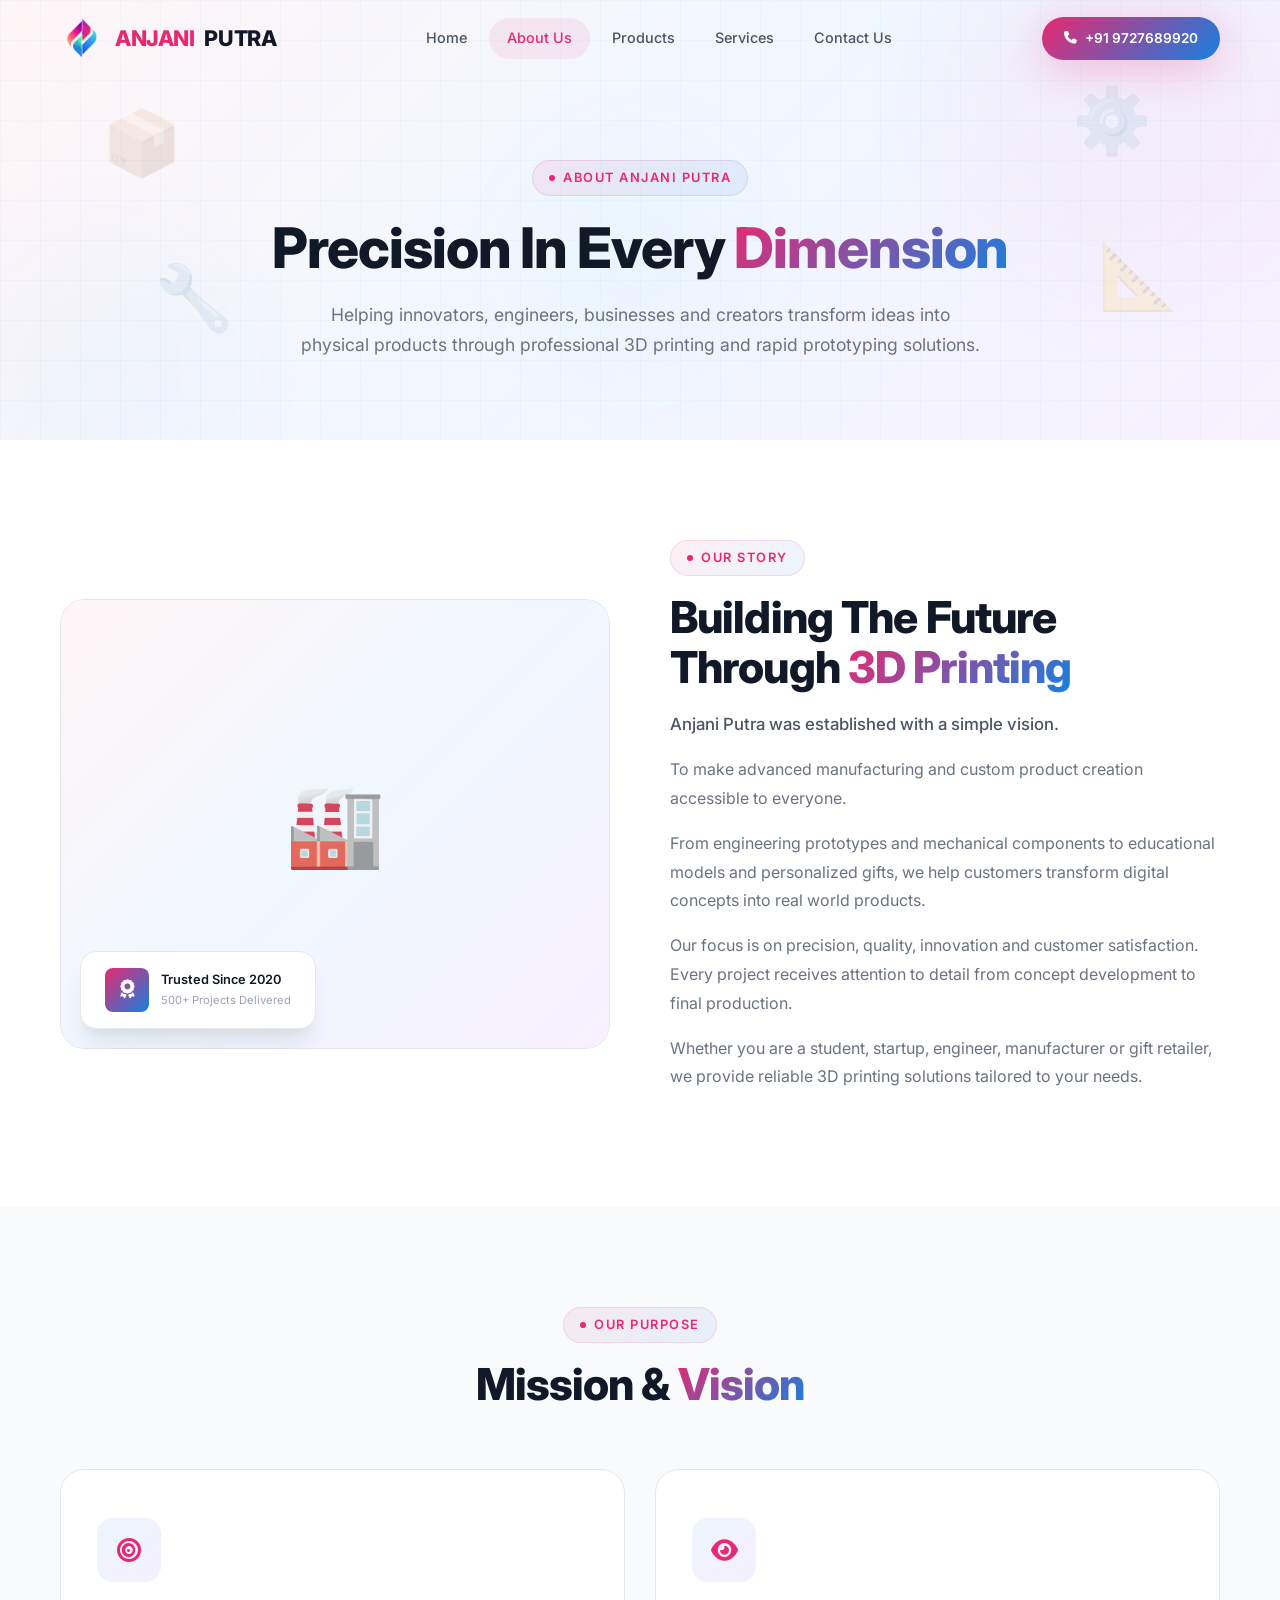
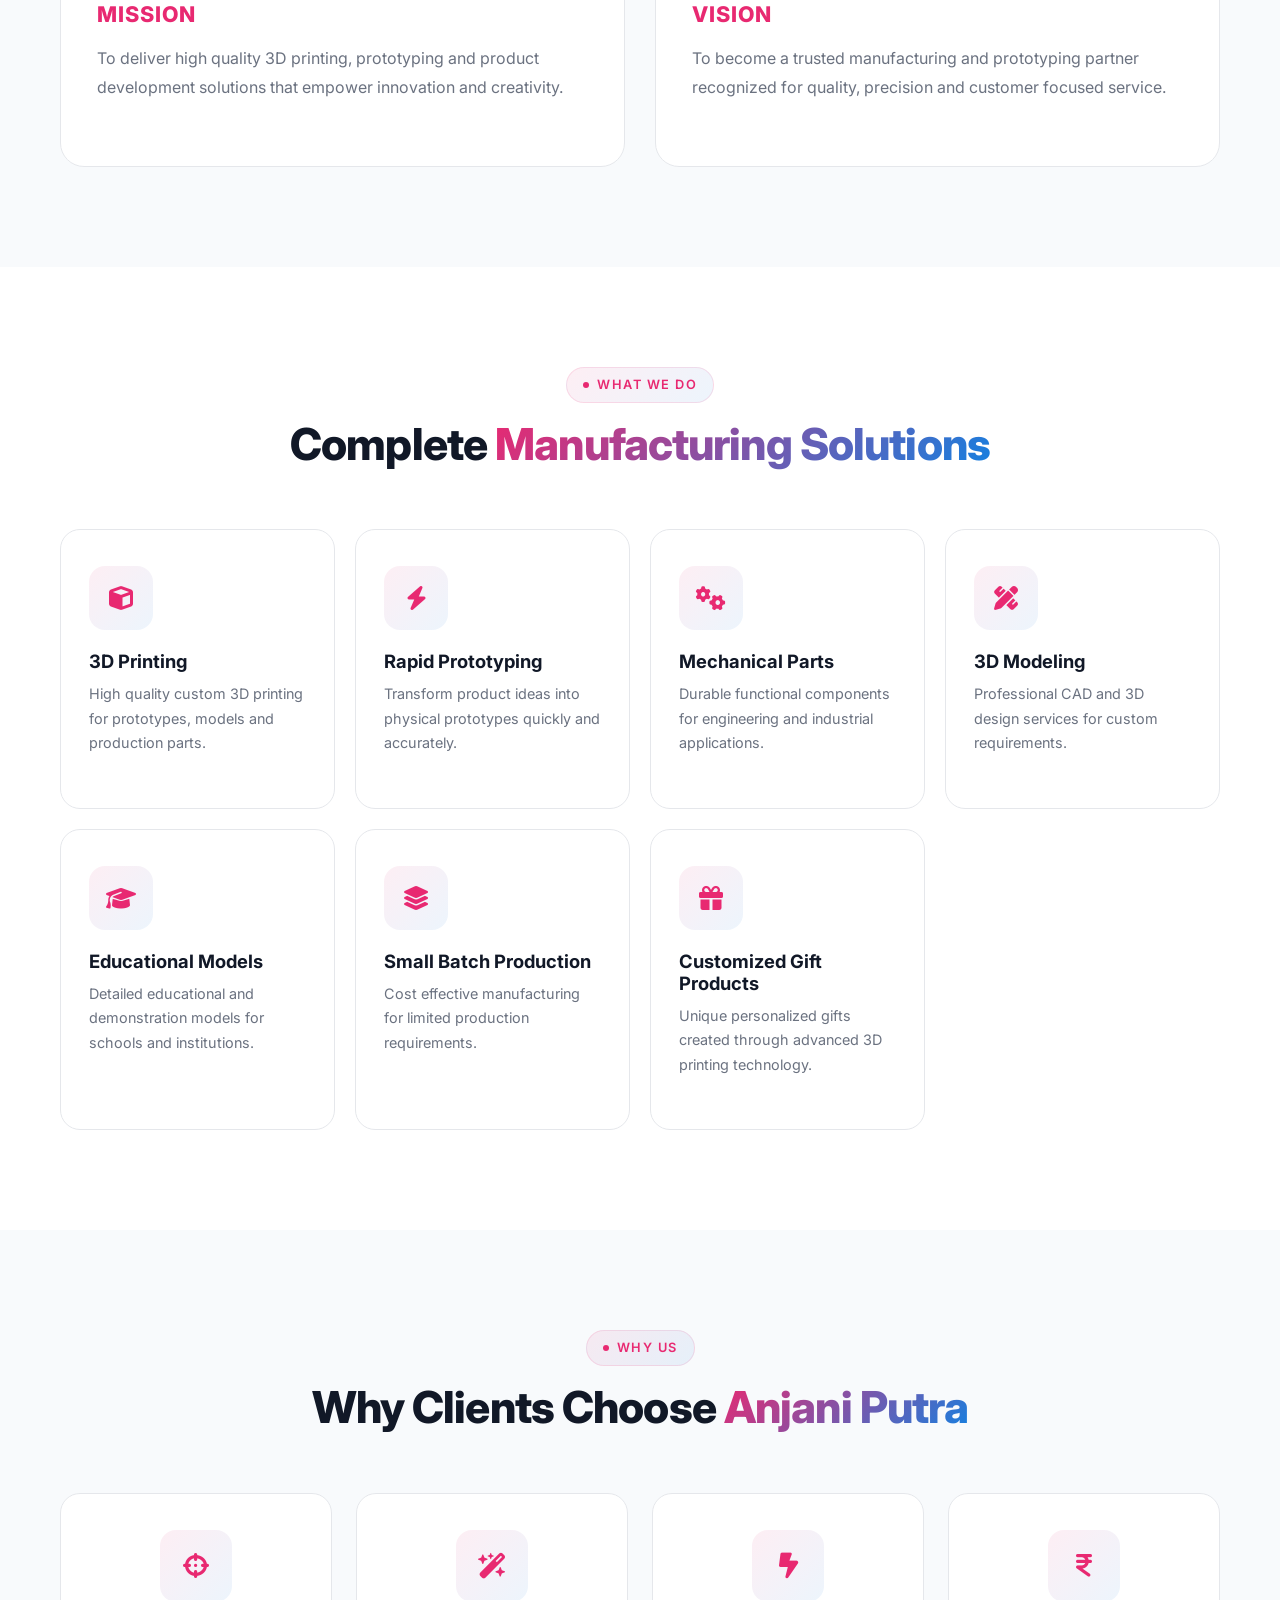
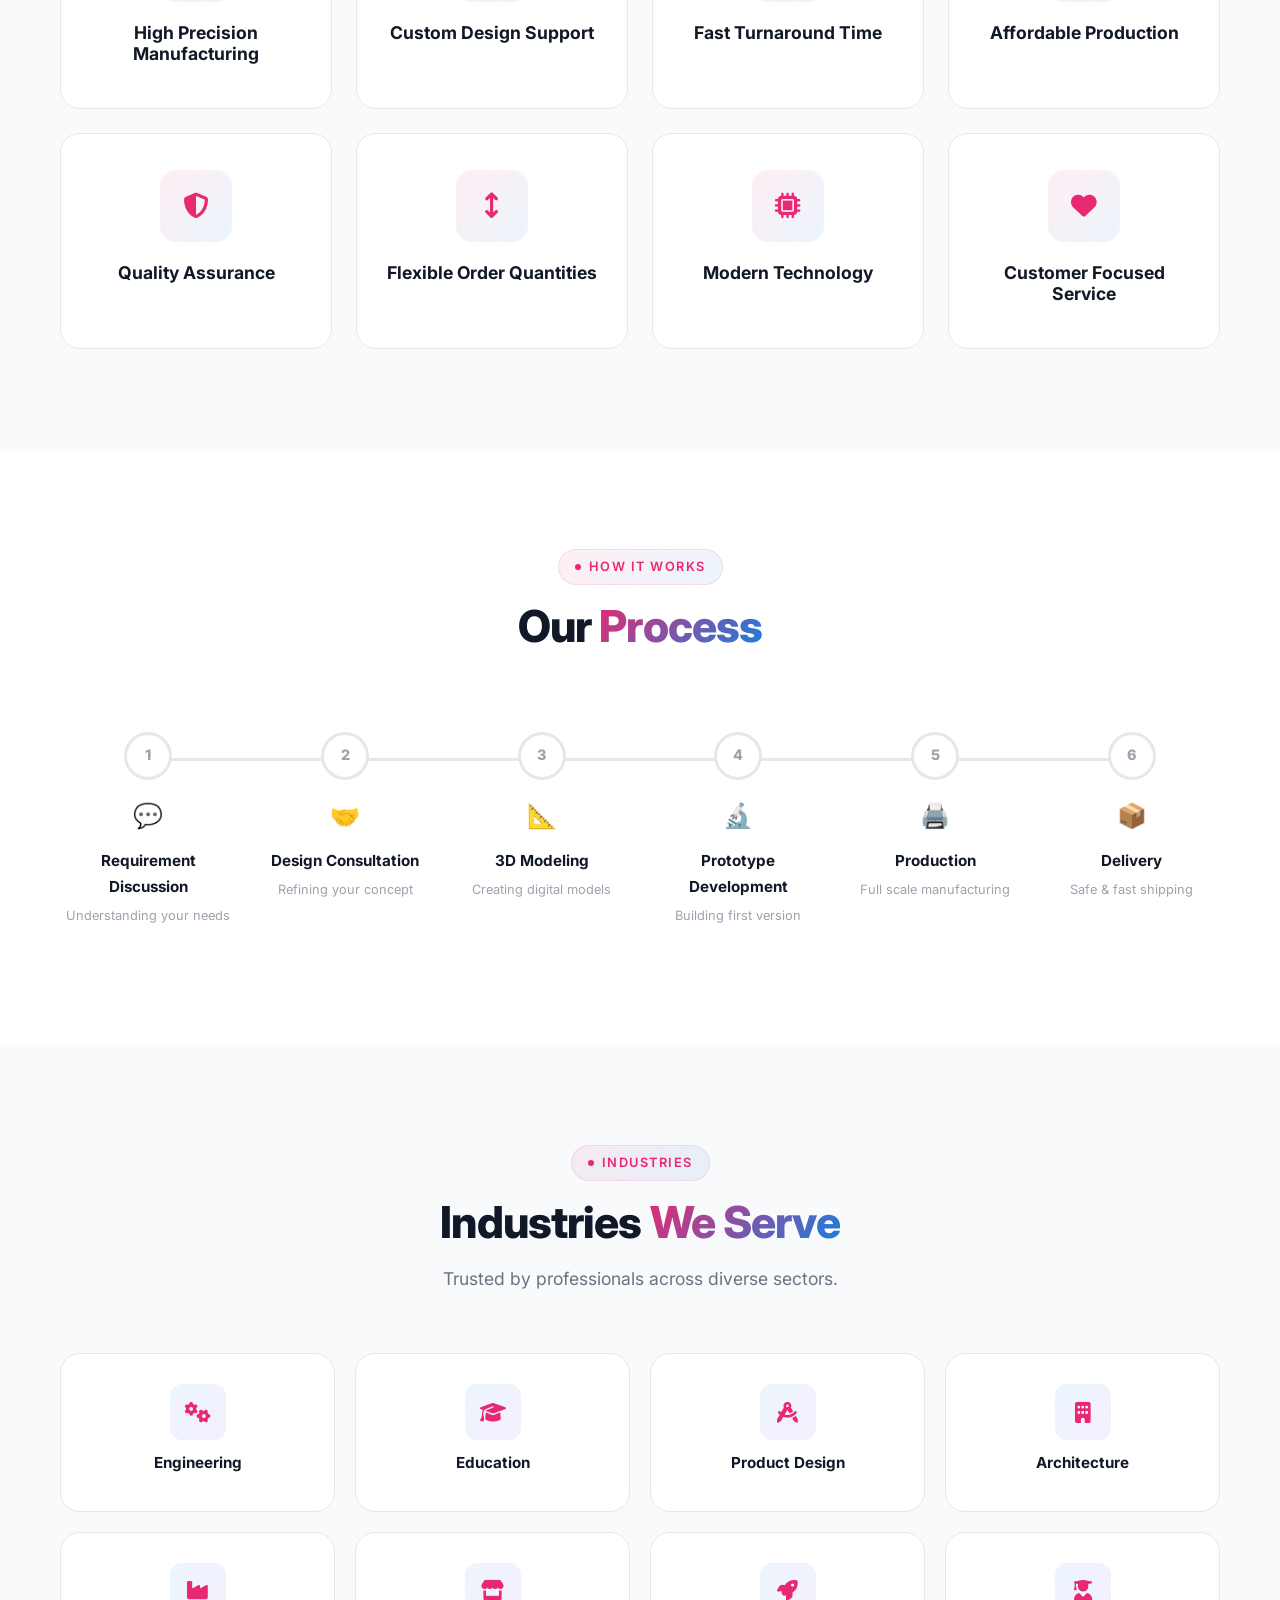
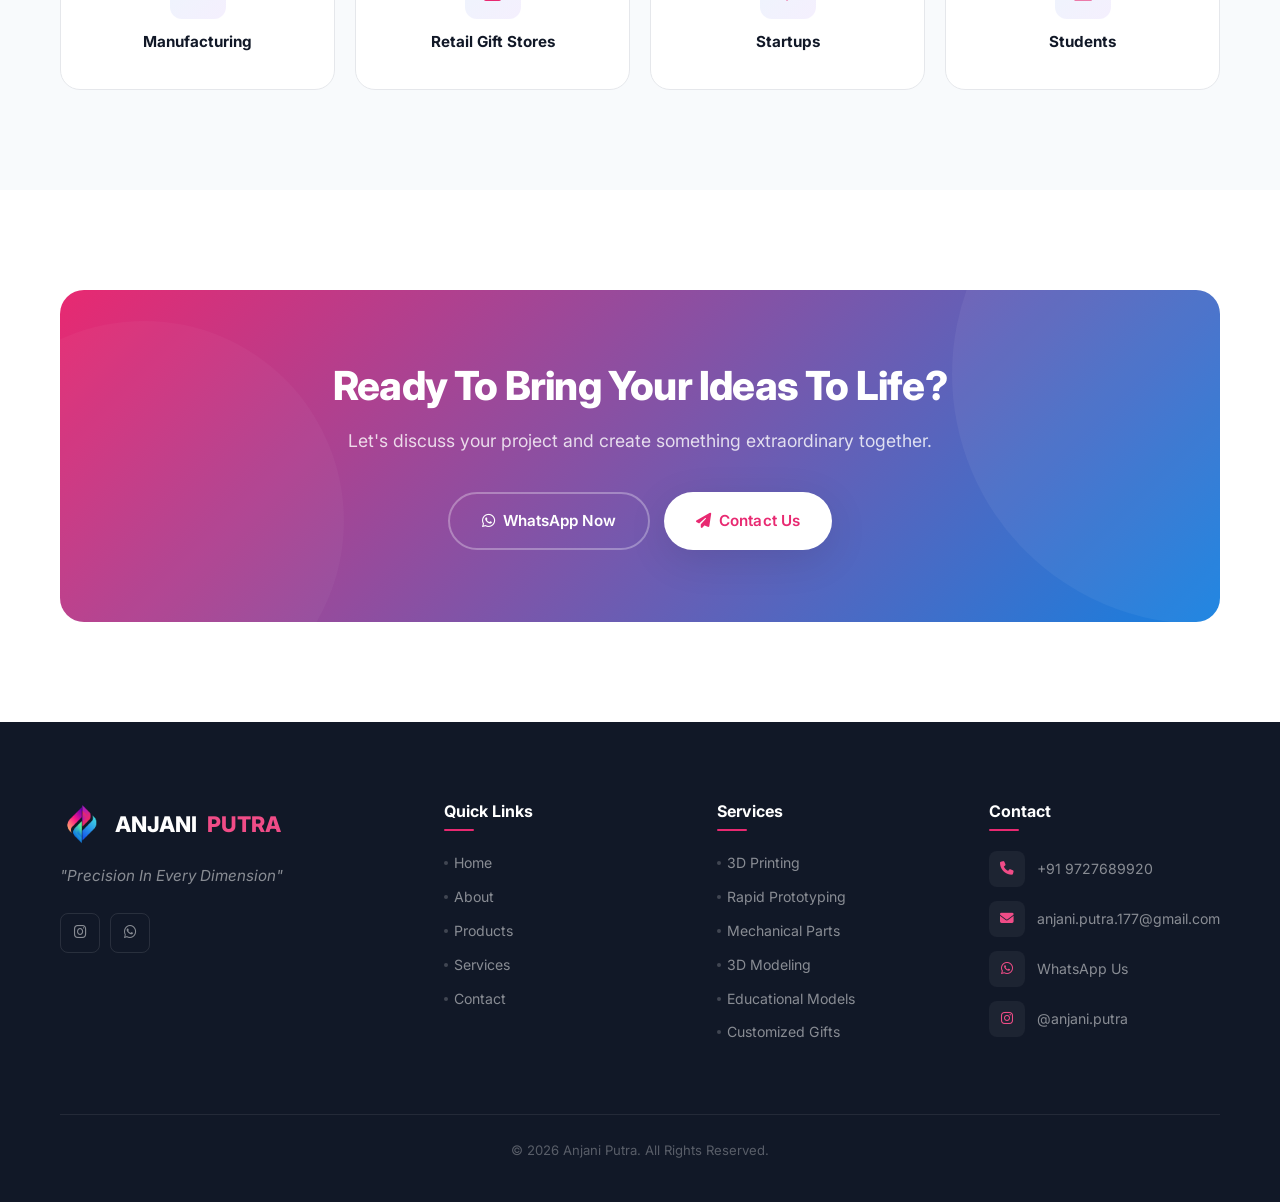
<file: about.html>
<!DOCTYPE html>
<html lang="en">
<head>
    <meta charset="UTF-8">
    <meta name="viewport" content="width=device-width, initial-scale=1.0">
    <meta name="description" content="About Anjani Putra - Precision In Every Dimension. Learn about our mission, vision, and 3D printing expertise.">
    <title>About Us | Anjani Putra</title>

    <link rel="preconnect" href="https://fonts.googleapis.com">
    <link rel="preconnect" href="https://fonts.gstatic.com" crossorigin>
    <link href="https://fonts.googleapis.com/css2?family=Inter:wght@300;400;500;600;700;800;900&display=swap" rel="stylesheet">
    <link href="https://cdn.jsdelivr.net/npm/bootstrap@5.3.2/dist/css/bootstrap.min.css" rel="stylesheet">
    <link rel="stylesheet" href="https://cdnjs.cloudflare.com/ajax/libs/font-awesome/6.5.1/css/all.min.css">
    <link href="https://unpkg.com/aos@2.3.1/dist/aos.css" rel="stylesheet">
    <link rel="stylesheet" href="css/style.css">
</head>
<body>

    <!-- Preloader -->
    <div class="preloader" id="preloader">
        <div class="preloader-spinner"></div>
    </div>

    <!-- HEADER -->
    <nav class="main-navbar scrolled" id="mainNavbar">
        <div class="navbar-inner">
            <a href="index.html" class="navbar-brand">
                <img src="images/iconlogo.png" alt="Anjani Putra" class="logo-img">
                <span>ANJANI</span> PUTRA
            </a>
            <div class="navbar-center" id="navMenu">
                <a href="index.html" class="nav-link">Home</a>
                <a href="about.html" class="nav-link active">About Us</a>
                <a href="products.html" class="nav-link">Products</a>
                <a href="services.html" class="nav-link">Services</a>
                <a href="contact.html" class="nav-link">Contact Us</a>
            </div>
            <div class="navbar-right">
                <a href="tel:+919727689920" class="btn-call">
                    <i class="fas fa-phone"></i>
                    +91 9727689920
                </a>
                <button class="mobile-toggle" id="mobileToggle" aria-label="Menu">
                    <span></span><span></span><span></span>
                </button>
            </div>
        </div>
    </nav>

    <a href="tel:+919727689920" class="btn-call mobile-call-btn" style="display: none;">
        <i class="fas fa-phone"></i> Call Now
    </a>

    <!-- PAGE HERO -->
    <section class="page-hero">
        <div class="page-hero-bg">
            <div class="page-hero-shape page-hero-shape-1"></div>
            <div class="page-hero-shape page-hero-shape-2"></div>
            <div class="page-hero-shape page-hero-shape-3"></div>
            <div class="page-hero-pattern"></div>
            <div class="page-hero-3d-shape shape-1">📦</div>
            <div class="page-hero-3d-shape shape-2">⚙️</div>
            <div class="page-hero-3d-shape shape-3">🔧</div>
            <div class="page-hero-3d-shape shape-4">📐</div>
        </div>
        <div class="container">
            <div class="page-hero-content" data-aos="fade-up">
                <span class="section-label">About Anjani Putra</span>
                <h1 class="section-title">Precision In Every <span class="gradient-text">Dimension</span></h1>
                <p class="section-subtitle">Helping innovators, engineers, businesses and creators transform ideas into physical products through professional 3D printing and rapid prototyping solutions.</p>
            </div>
        </div>
    </section>

    <!-- OUR STORY -->
    <section class="section-padding" style="background: var(--white);">
        <div class="container">
            <div class="story-grid">
                <div class="story-image-wrapper" data-aos="fade-right" data-aos-duration="1000">
                    <div class="story-image">
                        <span class="visual-icon">🏭</span>
                    </div>
                    <div class="story-experience-badge">
                        <div class="badge-icon"><i class="fas fa-award"></i></div>
                        <div>
                            <div class="badge-text">Trusted Since 2020</div>
                            <div class="badge-subtext">500+ Projects Delivered</div>
                        </div>
                    </div>
                </div>

                <div class="story-content" data-aos="fade-left" data-aos-duration="1000">
                    <span class="section-label">Our Story</span>
                    <h2 class="section-title">Building The Future Through <span class="gradient-text">3D Printing</span></h2>

                    <p>Anjani Putra was established with a simple vision.</p>
                    <p>To make advanced manufacturing and custom product creation accessible to everyone.</p>
                    <p>From engineering prototypes and mechanical components to educational models and personalized gifts, we help customers transform digital concepts into real world products.</p>
                    <p>Our focus is on precision, quality, innovation and customer satisfaction. Every project receives attention to detail from concept development to final production.</p>
                    <p>Whether you are a student, startup, engineer, manufacturer or gift retailer, we provide reliable 3D printing solutions tailored to your needs.</p>
                </div>
            </div>
        </div>
    </section>

    <!-- MISSION & VISION -->
    <section class="section-padding" style="background: var(--light-gray);">
        <div class="container">
            <div class="services-header" data-aos="fade-up">
                <span class="section-label">Our Purpose</span>
                <h2 class="section-title">Mission & <span class="gradient-text">Vision</span></h2>
            </div>

            <div class="mv-grid">
                <div class="mv-card" data-aos="fade-up" data-aos-delay="0">
                    <div class="mv-card-icon"><i class="fas fa-bullseye"></i></div>
                    <h3>Mission</h3>
                    <p>To deliver high quality 3D printing, prototyping and product development solutions that empower innovation and creativity.</p>
                </div>

                <div class="mv-card" data-aos="fade-up" data-aos-delay="100">
                    <div class="mv-card-icon"><i class="fas fa-eye"></i></div>
                    <h3>Vision</h3>
                    <p>To become a trusted manufacturing and prototyping partner recognized for quality, precision and customer focused service.</p>
                </div>
            </div>
        </div>
    </section>

    <!-- WHAT WE DO -->
    <section class="section-padding" style="background: var(--white);">
        <div class="container">
            <div class="services-header" data-aos="fade-up">
                <span class="section-label">What We Do</span>
                <h2 class="section-title">Complete <span class="gradient-text">Manufacturing Solutions</span></h2>
            </div>

            <div class="about-services-grid">
                <div class="service-card" data-aos="fade-up" data-aos-delay="0">
                    <div class="service-icon"><i class="fas fa-cube"></i></div>
                    <h3>3D Printing</h3>
                    <p>High quality custom 3D printing for prototypes, models and production parts.</p>
                </div>
                <div class="service-card" data-aos="fade-up" data-aos-delay="50">
                    <div class="service-icon"><i class="fas fa-bolt"></i></div>
                    <h3>Rapid Prototyping</h3>
                    <p>Transform product ideas into physical prototypes quickly and accurately.</p>
                </div>
                <div class="service-card" data-aos="fade-up" data-aos-delay="100">
                    <div class="service-icon"><i class="fas fa-gears"></i></div>
                    <h3>Mechanical Parts</h3>
                    <p>Durable functional components for engineering and industrial applications.</p>
                </div>
                <div class="service-card" data-aos="fade-up" data-aos-delay="150">
                    <div class="service-icon"><i class="fas fa-pencil-ruler"></i></div>
                    <h3>3D Modeling</h3>
                    <p>Professional CAD and 3D design services for custom requirements.</p>
                </div>
                <div class="service-card" data-aos="fade-up" data-aos-delay="200">
                    <div class="service-icon"><i class="fas fa-graduation-cap"></i></div>
                    <h3>Educational Models</h3>
                    <p>Detailed educational and demonstration models for schools and institutions.</p>
                </div>
                <div class="service-card" data-aos="fade-up" data-aos-delay="250">
                    <div class="service-icon"><i class="fas fa-layer-group"></i></div>
                    <h3>Small Batch Production</h3>
                    <p>Cost effective manufacturing for limited production requirements.</p>
                </div>
                <div class="service-card" data-aos="fade-up" data-aos-delay="300">
                    <div class="service-icon"><i class="fas fa-gift"></i></div>
                    <h3>Customized Gift Products</h3>
                    <p>Unique personalized gifts created through advanced 3D printing technology.</p>
                </div>
            </div>
        </div>
    </section>

    <!-- WHY CHOOSE US -->
    <section class="section-padding" style="background: var(--light-gray);">
        <div class="container">
            <div class="why-header" data-aos="fade-up">
                <span class="section-label">Why Us</span>
                <h2 class="section-title">Why Clients Choose <span class="gradient-text">Anjani Putra</span></h2>
            </div>

            <div class="why-grid" style="grid-template-columns: repeat(4, 1fr);">
                <div class="why-card" data-aos="fade-up" data-aos-delay="0">
                    <div class="why-icon"><i class="fas fa-crosshairs"></i></div>
                    <h3>High Precision Manufacturing</h3>
                </div>
                <div class="why-card" data-aos="fade-up" data-aos-delay="50">
                    <div class="why-icon"><i class="fas fa-wand-magic-sparkles"></i></div>
                    <h3>Custom Design Support</h3>
                </div>
                <div class="why-card" data-aos="fade-up" data-aos-delay="100">
                    <div class="why-icon"><i class="fas fa-bolt-lightning"></i></div>
                    <h3>Fast Turnaround Time</h3>
                </div>
                <div class="why-card" data-aos="fade-up" data-aos-delay="150">
                    <div class="why-icon"><i class="fas fa-indian-rupee-sign"></i></div>
                    <h3>Affordable Production</h3>
                </div>
                <div class="why-card" data-aos="fade-up" data-aos-delay="200">
                    <div class="why-icon"><i class="fas fa-shield-halved"></i></div>
                    <h3>Quality Assurance</h3>
                </div>
                <div class="why-card" data-aos="fade-up" data-aos-delay="250">
                    <div class="why-icon"><i class="fas fa-arrows-up-down"></i></div>
                    <h3>Flexible Order Quantities</h3>
                </div>
                <div class="why-card" data-aos="fade-up" data-aos-delay="300">
                    <div class="why-icon"><i class="fas fa-microchip"></i></div>
                    <h3>Modern Technology</h3>
                </div>
                <div class="why-card" data-aos="fade-up" data-aos-delay="350">
                    <div class="why-icon"><i class="fas fa-heart"></i></div>
                    <h3>Customer Focused Service</h3>
                </div>
            </div>
        </div>
    </section>

    <!-- OUR PROCESS -->
    <section class="section-padding" style="background: var(--white);">
        <div class="container">
            <div class="process-header" data-aos="fade-up">
                <span class="section-label">How It Works</span>
                <h2 class="section-title">Our <span class="gradient-text">Process</span></h2>
            </div>

            <div class="process-timeline" data-aos="fade-up" data-aos-delay="200">
                <div class="process-step">
                    <div class="step-number">1</div>
                    <span class="step-icon">💬</span>
                    <div class="step-title">Requirement Discussion</div>
                    <div class="step-desc">Understanding your needs</div>
                </div>
                <div class="process-step">
                    <div class="step-number">2</div>
                    <span class="step-icon">🤝</span>
                    <div class="step-title">Design Consultation</div>
                    <div class="step-desc">Refining your concept</div>
                </div>
                <div class="process-step">
                    <div class="step-number">3</div>
                    <span class="step-icon">📐</span>
                    <div class="step-title">3D Modeling</div>
                    <div class="step-desc">Creating digital models</div>
                </div>
                <div class="process-step">
                    <div class="step-number">4</div>
                    <span class="step-icon">🔬</span>
                    <div class="step-title">Prototype Development</div>
                    <div class="step-desc">Building first version</div>
                </div>
                <div class="process-step">
                    <div class="step-number">5</div>
                    <span class="step-icon">🖨️</span>
                    <div class="step-title">Production</div>
                    <div class="step-desc">Full scale manufacturing</div>
                </div>
                <div class="process-step">
                    <div class="step-number">6</div>
                    <span class="step-icon">📦</span>
                    <div class="step-title">Delivery</div>
                    <div class="step-desc">Safe & fast shipping</div>
                </div>
            </div>
        </div>
    </section>

    <!-- INDUSTRIES WE SERVE -->
    <section class="section-padding" style="background: var(--light-gray);">
        <div class="container">
            <div class="services-header" data-aos="fade-up">
                <span class="section-label">Industries</span>
                <h2 class="section-title">Industries <span class="gradient-text">We Serve</span></h2>
                <p class="section-subtitle">Trusted by professionals across diverse sectors.</p>
            </div>

            <div class="industries-grid">
                <div class="industry-card" data-aos="fade-up" data-aos-delay="0">
                    <div class="industry-icon"><i class="fas fa-cogs"></i></div>
                    <h4>Engineering</h4>
                </div>
                <div class="industry-card" data-aos="fade-up" data-aos-delay="50">
                    <div class="industry-icon"><i class="fas fa-graduation-cap"></i></div>
                    <h4>Education</h4>
                </div>
                <div class="industry-card" data-aos="fade-up" data-aos-delay="100">
                    <div class="industry-icon"><i class="fas fa-drafting-compass"></i></div>
                    <h4>Product Design</h4>
                </div>
                <div class="industry-card" data-aos="fade-up" data-aos-delay="150">
                    <div class="industry-icon"><i class="fas fa-building"></i></div>
                    <h4>Architecture</h4>
                </div>
                <div class="industry-card" data-aos="fade-up" data-aos-delay="200">
                    <div class="industry-icon"><i class="fas fa-industry"></i></div>
                    <h4>Manufacturing</h4>
                </div>
                <div class="industry-card" data-aos="fade-up" data-aos-delay="250">
                    <div class="industry-icon"><i class="fas fa-store"></i></div>
                    <h4>Retail Gift Stores</h4>
                </div>
                <div class="industry-card" data-aos="fade-up" data-aos-delay="300">
                    <div class="industry-icon"><i class="fas fa-rocket"></i></div>
                    <h4>Startups</h4>
                </div>
                <div class="industry-card" data-aos="fade-up" data-aos-delay="350">
                    <div class="industry-icon"><i class="fas fa-user-graduate"></i></div>
                    <h4>Students</h4>
                </div>
            </div>
        </div>
    </section>

    <!-- CTA -->
    <section class="cta-section" style="background: var(--white);">
        <div class="container">
            <div class="cta-box" data-aos="zoom-in" data-aos-duration="800">
                <div class="cta-content">
                    <h2>Ready To Bring Your Ideas To Life?</h2>
                    <p>Let's discuss your project and create something extraordinary together.</p>
                    <div class="cta-buttons">
                        <a href="https://wa.me/919727689920?text=Hi%20Anjani%20Putra%2C%20I%27d%20like%20to%20get%20a%20quote." target="_blank" class="btn-outline-white">
                            <i class="fab fa-whatsapp"></i> WhatsApp Now
                        </a>
                        <a href="contact.html" class="btn-primary-custom" style="background: white; color: var(--primary); box-shadow: 0 10px 40px rgba(0,0,0,0.1);">
                            <i class="fas fa-paper-plane"></i> Contact Us
                        </a>
                    </div>
                </div>
            </div>
        </div>
    </section>

    <!-- FOOTER -->
    <footer class="main-footer">
        <div class="container">
            <div class="footer-grid">
                <div class="footer-brand">
                    <div class="footer-logo">
                        <img src="images/iconlogo.png" alt="Anjani Putra" class="logo-img">
                        ANJANI <span>PUTRA</span>
                    </div>
                    <p class="footer-tagline">"Precision In Every Dimension"</p>
                    <div class="footer-social">
                        <a href="#" aria-label="Instagram"><i class="fab fa-instagram"></i></a>
                        <a href="https://wa.me/919727689920" target="_blank" aria-label="WhatsApp"><i class="fab fa-whatsapp"></i></a>
                    </div>
                </div>
                <div class="footer-col">
                    <h4>Quick Links</h4>
                    <ul>
                        <li><a href="index.html">Home</a></li>
                        <li><a href="about.html">About</a></li>
                        <li><a href="products.html">Products</a></li>
                        <li><a href="services.html">Services</a></li>
                        <li><a href="contact.html">Contact</a></li>
                    </ul>
                </div>
                <div class="footer-col">
                    <h4>Services</h4>
                    <ul>
                        <li><a href="services.html">3D Printing</a></li>
                        <li><a href="services.html">Rapid Prototyping</a></li>
                        <li><a href="services.html">Mechanical Parts</a></li>
                        <li><a href="services.html">3D Modeling</a></li>
                        <li><a href="services.html">Educational Models</a></li>
                        <li><a href="services.html">Customized Gifts</a></li>
                    </ul>
                </div>
                <div class="footer-col">
                    <h4>Contact</h4>
                    <div class="footer-contact-item">
                        <i class="fas fa-phone"></i>
                        <a href="tel:+919727689920">+91 9727689920</a>
                    </div>
                    <div class="footer-contact-item">
                        <i class="fas fa-envelope"></i>
                        <a href="mailto:anjani.putra.177@gmail.com">anjani.putra.177@gmail.com</a>
                    </div>
                    <div class="footer-contact-item">
                        <i class="fab fa-whatsapp"></i>
                        <a href="https://wa.me/919727689920" target="_blank">WhatsApp Us</a>
                    </div>
                    <div class="footer-contact-item">
                        <i class="fab fa-instagram"></i>
                        <a href="#" target="_blank">@anjani.putra</a>
                    </div>
                </div>
            </div>
            <div class="footer-bottom">
                <p>&copy; 2026 Anjani Putra. All Rights Reserved.</p>
            </div>
        </div>
    </footer>

    <button class="scroll-to-top" id="scrollToTop" aria-label="Scroll to top">
        <i class="fas fa-chevron-up"></i>
    </button>

    <script src="https://code.jquery.com/jquery-3.7.1.min.js"></script>
    <script src="https://cdn.jsdelivr.net/npm/bootstrap@5.3.2/dist/js/bootstrap.bundle.min.js"></script>
    <script src="https://unpkg.com/aos@2.3.1/dist/aos.js"></script>
    <script src="js/main.js"></script>
</body>
</html>
</file>
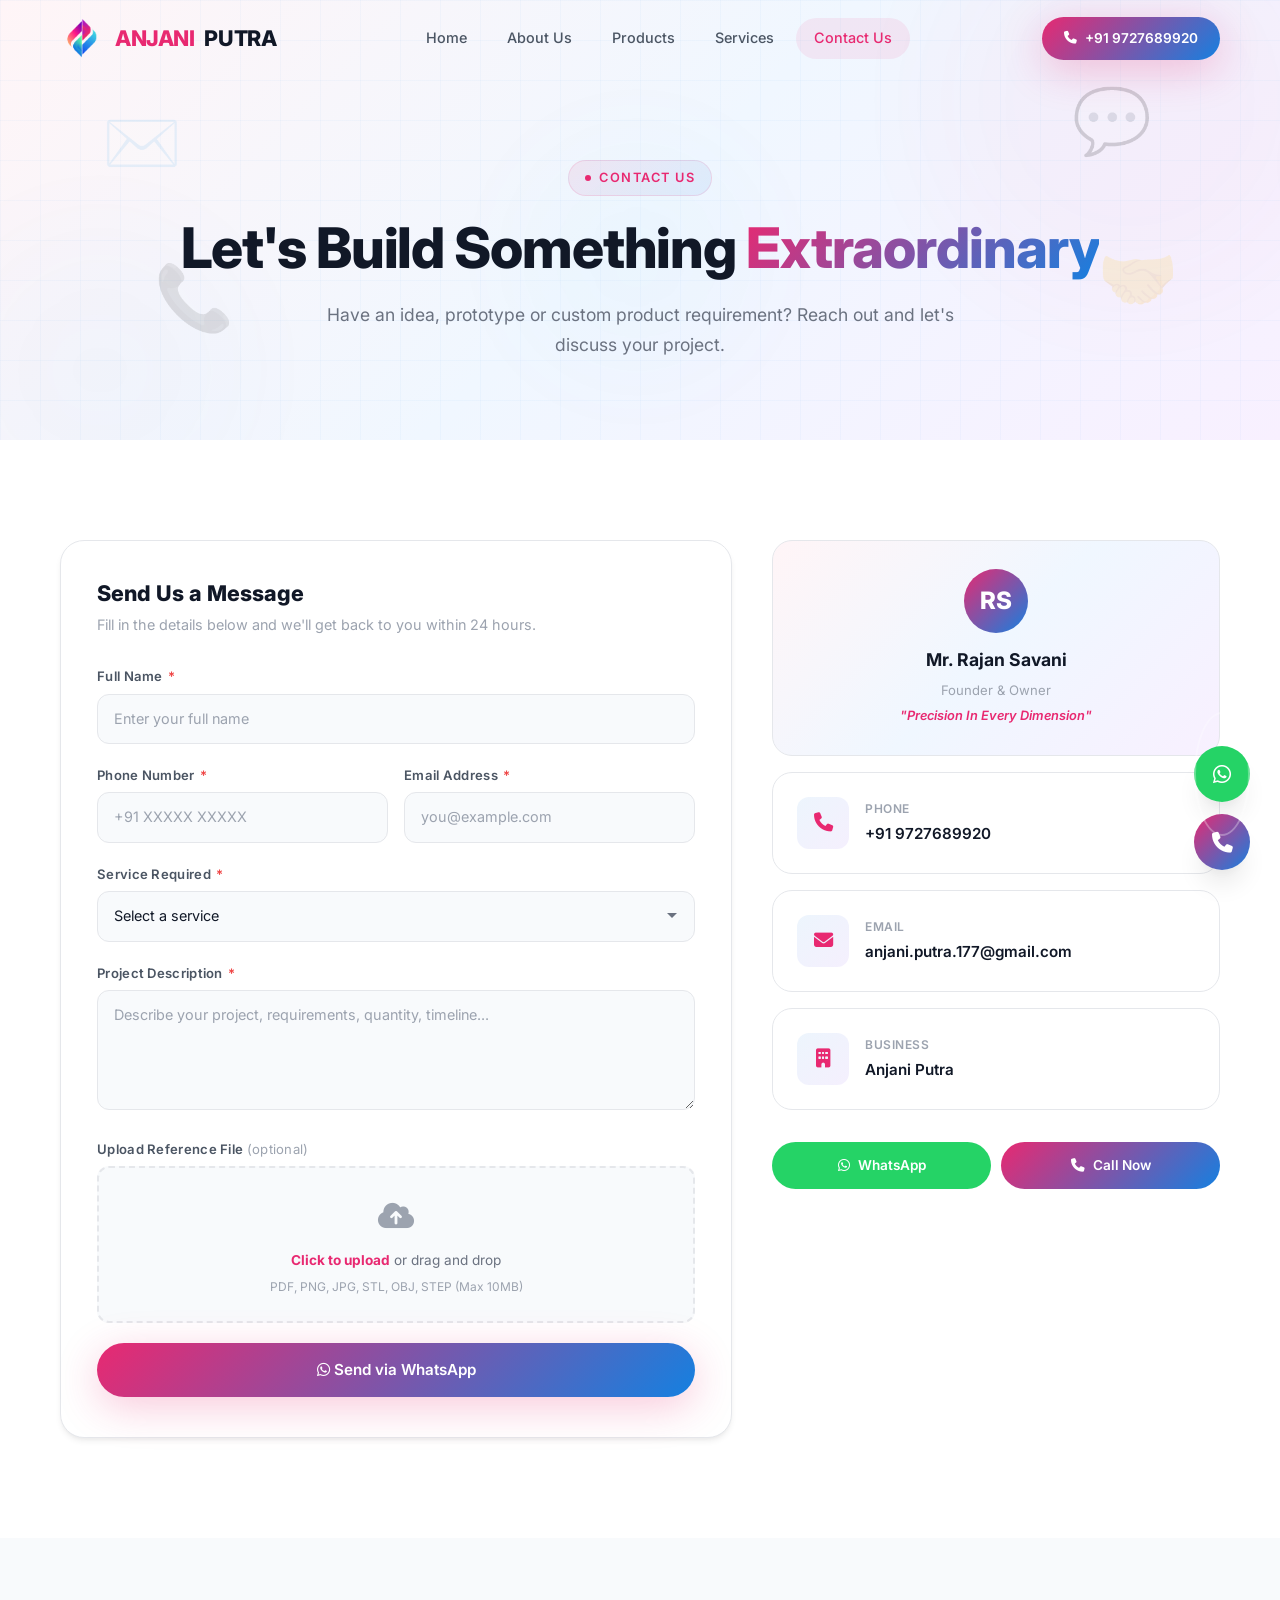
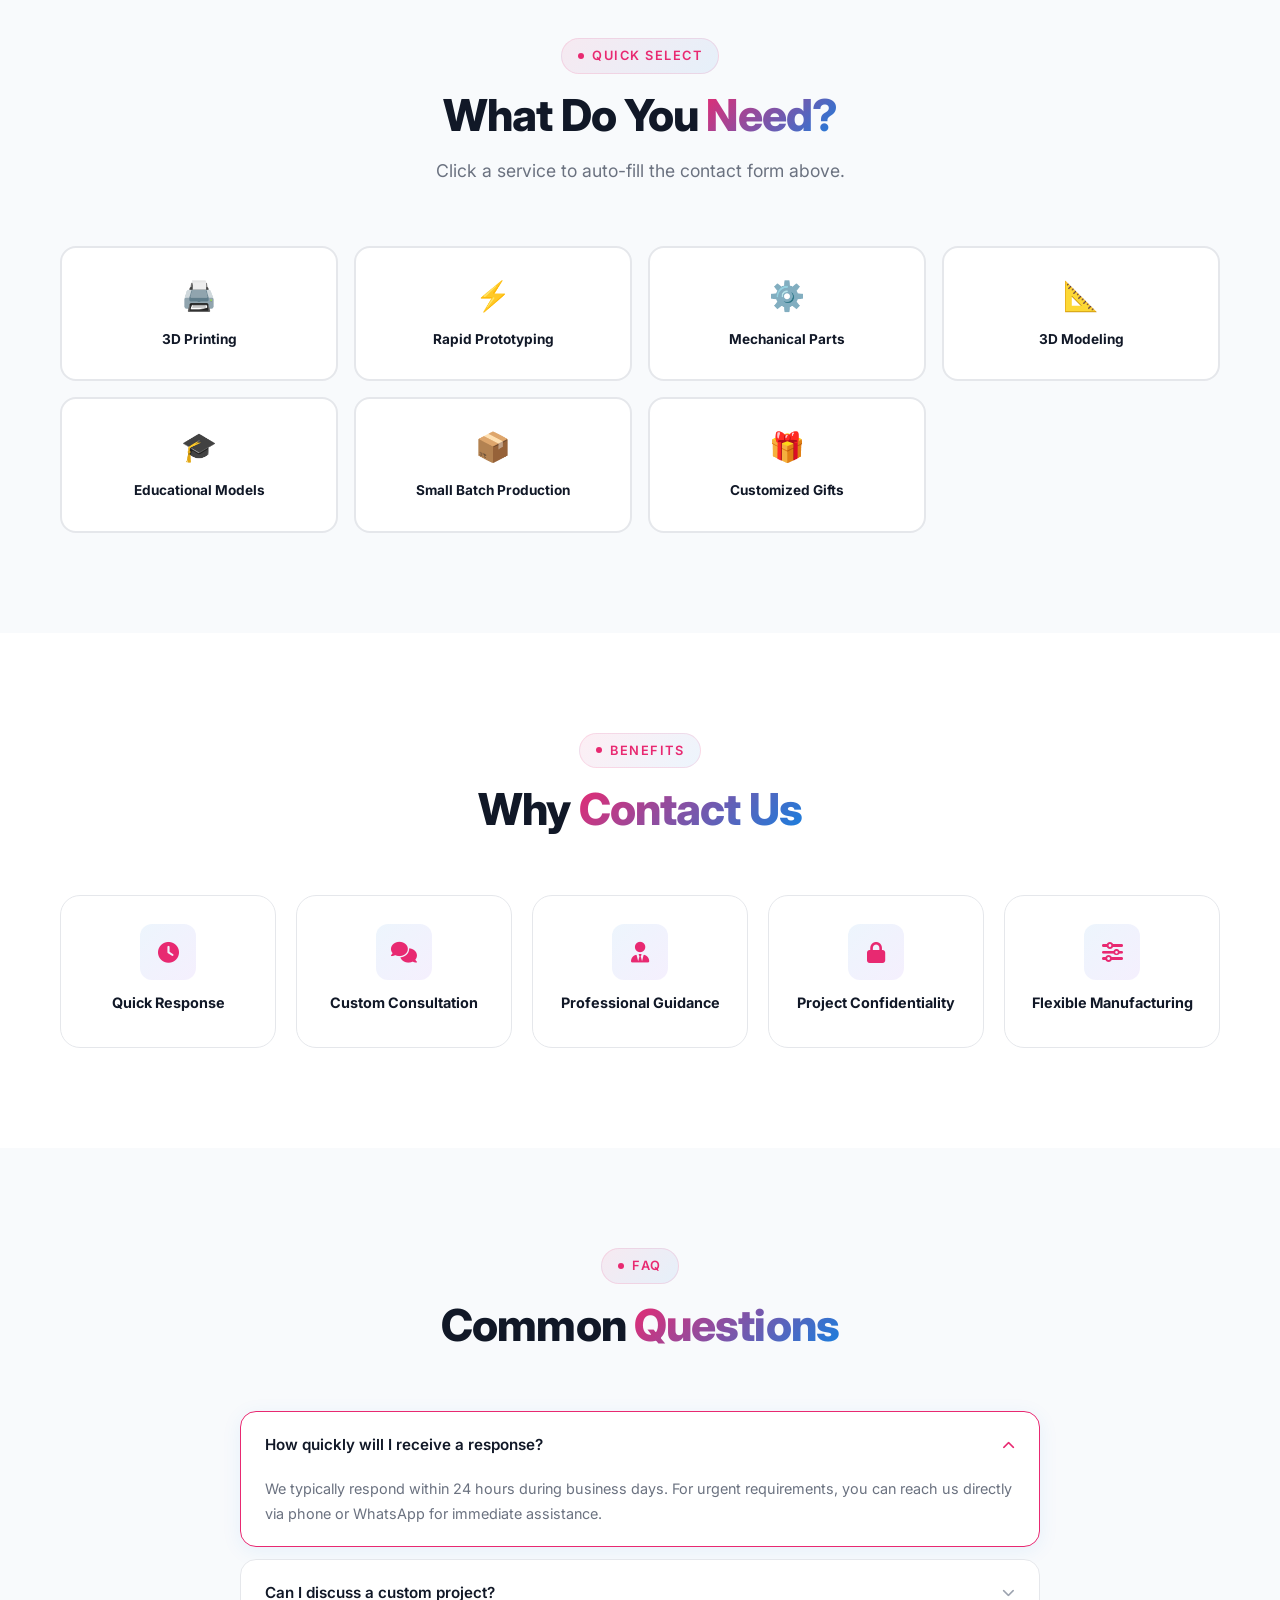
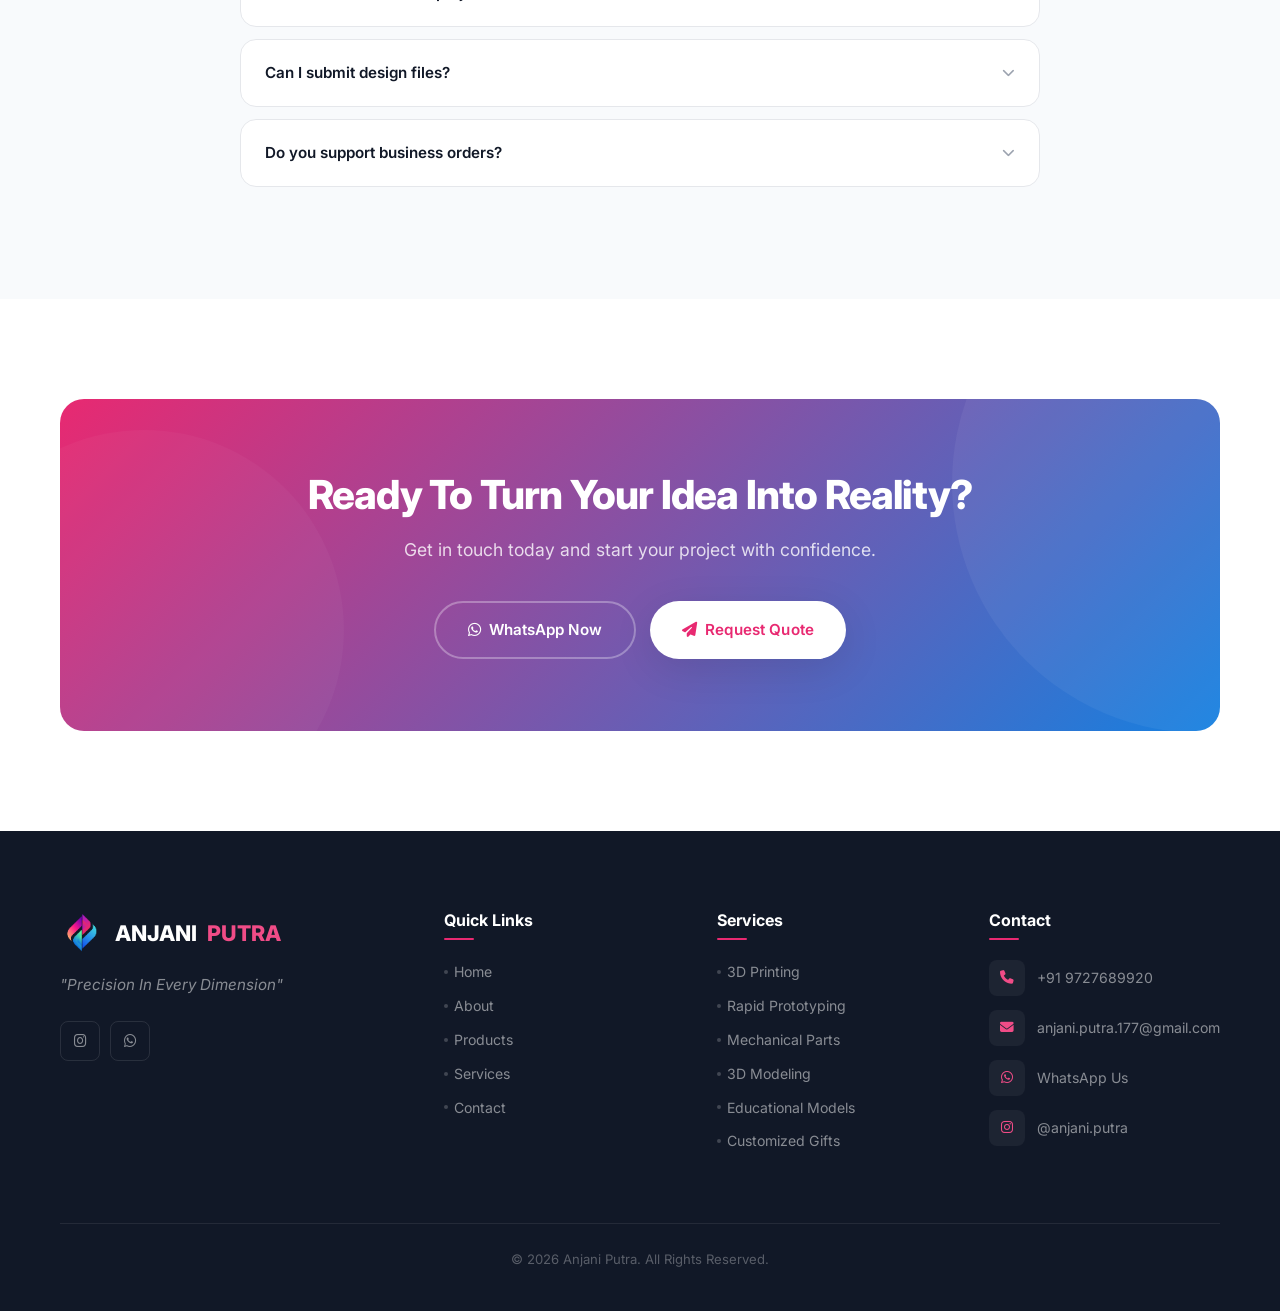
<file: contact.html>
<!DOCTYPE html>
<html lang="en">
<head>
    <meta charset="UTF-8">
    <meta name="viewport" content="width=device-width, initial-scale=1.0">
    <meta name="description" content="Contact Anjani Putra - Get a quote for 3D printing, prototyping, mechanical parts, customized gifts and more.">
    <title>Contact Us | Anjani Putra</title>

    <link rel="preconnect" href="https://fonts.googleapis.com">
    <link rel="preconnect" href="https://fonts.gstatic.com" crossorigin>
    <link href="https://fonts.googleapis.com/css2?family=Inter:wght@300;400;500;600;700;800;900&display=swap" rel="stylesheet">
    <link href="https://cdn.jsdelivr.net/npm/bootstrap@5.3.2/dist/css/bootstrap.min.css" rel="stylesheet">
    <link rel="stylesheet" href="https://cdnjs.cloudflare.com/ajax/libs/font-awesome/6.5.1/css/all.min.css">
    <link href="https://unpkg.com/aos@2.3.1/dist/aos.css" rel="stylesheet">
    <link rel="stylesheet" href="css/style.css">
</head>
<body>

    <!-- Preloader -->
    <div class="preloader" id="preloader">
        <div class="preloader-spinner"></div>
    </div>

    <!-- HEADER -->
    <nav class="main-navbar scrolled" id="mainNavbar">
        <div class="navbar-inner">
            <a href="index.html" class="navbar-brand">
                <img src="images/iconlogo.png" alt="Anjani Putra" class="logo-img">
                <span>ANJANI</span> PUTRA
            </a>
            <div class="navbar-center" id="navMenu">
                <a href="index.html" class="nav-link">Home</a>
                <a href="about.html" class="nav-link">About Us</a>
                <a href="products.html" class="nav-link">Products</a>
                <a href="services.html" class="nav-link">Services</a>
                <a href="contact.html" class="nav-link active">Contact Us</a>
            </div>
            <div class="navbar-right">
                <a href="tel:+919727689920" class="btn-call">
                    <i class="fas fa-phone"></i>
                    +91 9727689920
                </a>
                <button class="mobile-toggle" id="mobileToggle" aria-label="Menu">
                    <span></span><span></span><span></span>
                </button>
            </div>
        </div>
    </nav>

    <!-- PAGE HERO -->
    <section class="page-hero">
        <div class="page-hero-bg">
            <div class="page-hero-shape page-hero-shape-1"></div>
            <div class="page-hero-shape page-hero-shape-2"></div>
            <div class="page-hero-shape page-hero-shape-3"></div>
            <div class="page-hero-pattern"></div>
            <div class="page-hero-3d-shape shape-1">✉️</div>
            <div class="page-hero-3d-shape shape-2">💬</div>
            <div class="page-hero-3d-shape shape-3">📞</div>
            <div class="page-hero-3d-shape shape-4">🤝</div>
        </div>
        <div class="container">
            <div class="page-hero-content" data-aos="fade-up">
                <span class="section-label">Contact Us</span>
                <h1 class="section-title">Let's Build Something <span class="gradient-text">Extraordinary</span></h1>
                <p class="section-subtitle">Have an idea, prototype or custom product requirement? Reach out and let's discuss your project.</p>
            </div>
        </div>
    </section>

    <!-- CONTACT SECTION -->
    <section class="section-padding" style="background: var(--white);">
        <div class="container">
            <div class="contact-grid">

                <!-- LEFT: Contact Form -->
                <div data-aos="fade-right" data-aos-duration="1000">
                    <div class="contact-form-card">
                        <h3>Send Us a Message</h3>
                        <p>Fill in the details below and we'll get back to you within 24 hours.</p>

                        <form id="contactForm" novalidate>
                            <div class="form-group">
                                <label for="fullName">Full Name <span class="required">*</span></label>
                                <input type="text" id="fullName" class="form-control-custom" placeholder="Enter your full name" required>
                                <div class="invalid-feedback">Please enter your name.</div>
                            </div>

                            <div style="display: grid; grid-template-columns: 1fr 1fr; gap: 16px;">
                                <div class="form-group">
                                    <label for="phone">Phone Number <span class="required">*</span></label>
                                    <input type="tel" id="phone" class="form-control-custom" placeholder="+91 XXXXX XXXXX" required>
                                    <div class="invalid-feedback">Please enter a valid phone number.</div>
                                </div>
                                <div class="form-group">
                                    <label for="email">Email Address <span class="required">*</span></label>
                                    <input type="email" id="email" class="form-control-custom" placeholder="you@example.com" required>
                                    <div class="invalid-feedback">Please enter a valid email.</div>
                                </div>
                            </div>

                            <div class="form-group">
                                <label for="service">Service Required <span class="required">*</span></label>
                                <select id="service" class="form-control-custom" required>
                                    <option value="" disabled selected>Select a service</option>
                                    <option value="3D Printing">3D Printing</option>
                                    <option value="Rapid Prototyping">Rapid Prototyping</option>
                                    <option value="Mechanical Parts">Mechanical Parts</option>
                                    <option value="3D Modeling">3D Modeling</option>
                                    <option value="Educational Models">Educational Models</option>
                                    <option value="Small Batch Production">Small Batch Production</option>
                                    <option value="Customized Gift Products">Customized Gift Products</option>
                                </select>
                                <div class="invalid-feedback">Please select a service.</div>
                            </div>

                            <div class="form-group">
                                <label for="description">Project Description <span class="required">*</span></label>
                                <textarea id="description" class="form-control-custom" placeholder="Describe your project, requirements, quantity, timeline..." required></textarea>
                                <div class="invalid-feedback">Please describe your project.</div>
                            </div>

                            <div class="form-group">
                                <label>Upload Reference File <span style="font-weight:400; color: var(--gray-400);">(optional)</span></label>
                                <div class="file-upload-area" id="fileUploadArea">
                                    <input type="file" id="fileInput" accept=".pdf,.png,.jpg,.jpeg,.stl,.obj,.step,.iges">
                                    <div class="file-upload-icon"><i class="fas fa-cloud-arrow-up"></i></div>
                                    <div class="file-upload-text"><strong>Click to upload</strong> or drag and drop</div>
                                    <div class="file-upload-hint">PDF, PNG, JPG, STL, OBJ, STEP (Max 10MB)</div>
                                    <div class="file-name" id="fileName"></div>
                                </div>
                            </div>

                            <button type="submit" class="btn-submit" id="submitBtn">
                                <span class="btn-text"><i class="fab fa-whatsapp"></i> Send via WhatsApp</span>
                                <span class="spinner"></span>
                            </button>
                        </form>
                    </div>
                </div>

                <!-- RIGHT: Contact Info -->
                <div data-aos="fade-left" data-aos-duration="1000">
                    <div class="contact-info-stack">

                        <!-- Owner Card -->
                        <div class="owner-card">
                            <div class="owner-avatar">RS</div>
                            <div class="owner-name">Mr. Rajan Savani</div>
                            <div class="owner-role">Founder & Owner</div>
                            <div class="owner-tagline">"Precision In Every Dimension"</div>
                        </div>

                        <!-- Phone -->
                        <div class="contact-info-card">
                            <div class="contact-info-icon"><i class="fas fa-phone"></i></div>
                            <div>
                                <div class="contact-info-label">Phone</div>
                                <div class="contact-info-value"><a href="tel:+919727689920">+91 9727689920</a></div>
                            </div>
                        </div>

                        <!-- Email -->
                        <div class="contact-info-card">
                            <div class="contact-info-icon"><i class="fas fa-envelope"></i></div>
                            <div>
                                <div class="contact-info-label">Email</div>
                                <div class="contact-info-value"><a href="mailto:anjani.putra.177@gmail.com">anjani.putra.177@gmail.com</a></div>
                            </div>
                        </div>

                        <!-- Business -->
                        <div class="contact-info-card">
                            <div class="contact-info-icon"><i class="fas fa-building"></i></div>
                            <div>
                                <div class="contact-info-label">Business</div>
                                <div class="contact-info-value">Anjani Putra</div>
                            </div>
                        </div>

                        <!-- CTA Buttons -->
                        <div class="contact-cta-btns">
                            <a href="https://wa.me/919727689920" target="_blank" class="btn-whatsapp">
                                <i class="fab fa-whatsapp"></i> WhatsApp
                            </a>
                            <a href="tel:+919727689920" class="btn-call-contact">
                                <i class="fas fa-phone"></i> Call Now
                            </a>
                        </div>
                    </div>
                </div>
            </div>
        </div>
    </section>

    <!-- SERVICES QUICK SELECT -->
    <section class="section-padding" style="background: var(--light-gray);">
        <div class="container">
            <div class="services-header" data-aos="fade-up">
                <span class="section-label">Quick Select</span>
                <h2 class="section-title">What Do You <span class="gradient-text">Need?</span></h2>
                <p class="section-subtitle">Click a service to auto-fill the contact form above.</p>
            </div>

            <div class="service-quick-grid">
                <div class="service-quick-card" data-service="3D Printing" data-aos="fade-up" data-aos-delay="0">
                    <span class="service-quick-icon">🖨️</span>
                    <h4>3D Printing</h4>
                </div>
                <div class="service-quick-card" data-service="Rapid Prototyping" data-aos="fade-up" data-aos-delay="50">
                    <span class="service-quick-icon">⚡</span>
                    <h4>Rapid Prototyping</h4>
                </div>
                <div class="service-quick-card" data-service="Mechanical Parts" data-aos="fade-up" data-aos-delay="100">
                    <span class="service-quick-icon">⚙️</span>
                    <h4>Mechanical Parts</h4>
                </div>
                <div class="service-quick-card" data-service="3D Modeling" data-aos="fade-up" data-aos-delay="150">
                    <span class="service-quick-icon">📐</span>
                    <h4>3D Modeling</h4>
                </div>
                <div class="service-quick-card" data-service="Educational Models" data-aos="fade-up" data-aos-delay="200">
                    <span class="service-quick-icon">🎓</span>
                    <h4>Educational Models</h4>
                </div>
                <div class="service-quick-card" data-service="Small Batch Production" data-aos="fade-up" data-aos-delay="250">
                    <span class="service-quick-icon">📦</span>
                    <h4>Small Batch Production</h4>
                </div>
                <div class="service-quick-card" data-service="Customized Gift Products" data-aos="fade-up" data-aos-delay="300">
                    <span class="service-quick-icon">🎁</span>
                    <h4>Customized Gifts</h4>
                </div>
            </div>
        </div>
    </section>

    <!-- WHY CONTACT US -->
    <section class="section-padding" style="background: var(--white);">
        <div class="container">
            <div class="services-header" data-aos="fade-up">
                <span class="section-label">Benefits</span>
                <h2 class="section-title">Why <span class="gradient-text">Contact Us</span></h2>
            </div>

            <div class="contact-why-grid">
                <div class="contact-why-card" data-aos="fade-up" data-aos-delay="0">
                    <div class="contact-why-icon"><i class="fas fa-clock"></i></div>
                    <h4>Quick Response</h4>
                </div>
                <div class="contact-why-card" data-aos="fade-up" data-aos-delay="50">
                    <div class="contact-why-icon"><i class="fas fa-comments"></i></div>
                    <h4>Custom Consultation</h4>
                </div>
                <div class="contact-why-card" data-aos="fade-up" data-aos-delay="100">
                    <div class="contact-why-icon"><i class="fas fa-user-tie"></i></div>
                    <h4>Professional Guidance</h4>
                </div>
                <div class="contact-why-card" data-aos="fade-up" data-aos-delay="150">
                    <div class="contact-why-icon"><i class="fas fa-lock"></i></div>
                    <h4>Project Confidentiality</h4>
                </div>
                <div class="contact-why-card" data-aos="fade-up" data-aos-delay="200">
                    <div class="contact-why-icon"><i class="fas fa-sliders"></i></div>
                    <h4>Flexible Manufacturing</h4>
                </div>
            </div>
        </div>
    </section>

    <!-- FAQ -->
    <section class="section-padding" style="background: var(--light-gray);">
        <div class="container">
            <div class="services-header" data-aos="fade-up">
                <span class="section-label">FAQ</span>
                <h2 class="section-title">Common <span class="gradient-text">Questions</span></h2>
            </div>

            <div class="faq-container">
                <div class="faq-item active" data-aos="fade-up" data-aos-delay="0">
                    <button class="faq-question">
                        How quickly will I receive a response?
                        <i class="fas fa-chevron-down"></i>
                    </button>
                    <div class="faq-answer">
                        <div class="faq-answer-inner">
                            We typically respond within 24 hours during business days. For urgent requirements, you can reach us directly via phone or WhatsApp for immediate assistance.
                        </div>
                    </div>
                </div>

                <div class="faq-item" data-aos="fade-up" data-aos-delay="50">
                    <button class="faq-question">
                        Can I discuss a custom project?
                        <i class="fas fa-chevron-down"></i>
                    </button>
                    <div class="faq-answer">
                        <div class="faq-answer-inner">
                            Absolutely. We specialize in custom projects. Share your concept and our team will provide design consultation, material recommendations and a detailed quotation.
                        </div>
                    </div>
                </div>

                <div class="faq-item" data-aos="fade-up" data-aos-delay="100">
                    <button class="faq-question">
                        Can I submit design files?
                        <i class="fas fa-chevron-down"></i>
                    </button>
                    <div class="faq-answer">
                        <div class="faq-answer-inner">
                            Yes. You can upload reference files in PDF, PNG, JPG, STL, OBJ or STEP format through our contact form. You can also share files via WhatsApp or email.
                        </div>
                    </div>
                </div>

                <div class="faq-item" data-aos="fade-up" data-aos-delay="150">
                    <button class="faq-question">
                        Do you support business orders?
                        <i class="fas fa-chevron-down"></i>
                    </button>
                    <div class="faq-answer">
                        <div class="faq-answer-inner">
                            Yes. We support both individual and business orders including bulk production, corporate gifts and ongoing manufacturing partnerships with competitive pricing.
                        </div>
                    </div>
                </div>
            </div>
        </div>
    </section>

    <!-- CTA -->
    <section class="cta-section" style="background: var(--white);">
        <div class="container">
            <div class="cta-box" data-aos="zoom-in" data-aos-duration="800">
                <div class="cta-content">
                    <h2>Ready To Turn Your Idea Into Reality?</h2>
                    <p>Get in touch today and start your project with confidence.</p>
                    <div class="cta-buttons">
                        <a href="https://wa.me/919727689920" target="_blank" class="btn-outline-white">
                            <i class="fab fa-whatsapp"></i> WhatsApp Now
                        </a>
                        <a href="#contactForm" class="btn-primary-custom" style="background: white; color: var(--primary); box-shadow: 0 10px 40px rgba(0,0,0,0.1);">
                            <i class="fas fa-paper-plane"></i> Request Quote
                        </a>
                    </div>
                </div>
            </div>
        </div>
    </section>

    <!-- FOOTER -->
    <footer class="main-footer">
        <div class="container">
            <div class="footer-grid">
                <div class="footer-brand">
                    <div class="footer-logo">
                        <img src="images/iconlogo.png" alt="Anjani Putra" class="logo-img">
                        ANJANI <span>PUTRA</span>
                    </div>
                    <p class="footer-tagline">"Precision In Every Dimension"</p>
                    <div class="footer-social">
                        <a href="#" aria-label="Instagram"><i class="fab fa-instagram"></i></a>
                        <a href="https://wa.me/919727689920" target="_blank" aria-label="WhatsApp"><i class="fab fa-whatsapp"></i></a>
                    </div>
                </div>
                <div class="footer-col">
                    <h4>Quick Links</h4>
                    <ul>
                        <li><a href="index.html">Home</a></li>
                        <li><a href="about.html">About</a></li>
                        <li><a href="products.html">Products</a></li>
                        <li><a href="services.html">Services</a></li>
                        <li><a href="contact.html">Contact</a></li>
                    </ul>
                </div>
                <div class="footer-col">
                    <h4>Services</h4>
                    <ul>
                        <li><a href="services.html">3D Printing</a></li>
                        <li><a href="services.html">Rapid Prototyping</a></li>
                        <li><a href="services.html">Mechanical Parts</a></li>
                        <li><a href="services.html">3D Modeling</a></li>
                        <li><a href="services.html">Educational Models</a></li>
                        <li><a href="services.html">Customized Gifts</a></li>
                    </ul>
                </div>
                <div class="footer-col">
                    <h4>Contact</h4>
                    <div class="footer-contact-item">
                        <i class="fas fa-phone"></i>
                        <a href="tel:+919727689920">+91 9727689920</a>
                    </div>
                    <div class="footer-contact-item">
                        <i class="fas fa-envelope"></i>
                        <a href="mailto:anjani.putra.177@gmail.com">anjani.putra.177@gmail.com</a>
                    </div>
                    <div class="footer-contact-item">
                        <i class="fab fa-whatsapp"></i>
                        <a href="https://wa.me/919727689920" target="_blank">WhatsApp Us</a>
                    </div>
                    <div class="footer-contact-item">
                        <i class="fab fa-instagram"></i>
                        <a href="#" target="_blank">@anjani.putra</a>
                    </div>
                </div>
            </div>
            <div class="footer-bottom">
                <p>&copy; 2026 Anjani Putra. All Rights Reserved.</p>
            </div>
        </div>
    </footer>

    <!-- Floating Buttons -->
    <div class="floating-buttons">
        <a href="https://wa.me/919727689920" target="_blank" class="floating-btn float-whatsapp" aria-label="WhatsApp">
            <i class="fab fa-whatsapp"></i>
            <span class="pulse-ring"></span>
        </a>
        <a href="tel:+919727689920" class="floating-btn float-call" aria-label="Call">
            <i class="fas fa-phone"></i>
        </a>
    </div>

    <!-- Toast Notification -->
    <div class="toast-notification" id="toast">
        <div class="toast-icon success"><i class="fas fa-check"></i></div>
        <div>
            <div class="toast-message">Message Sent Successfully!</div>
            <div class="toast-sub">We'll respond within 24 hours.</div>
        </div>
        <button class="toast-close" id="toastClose"><i class="fas fa-times"></i></button>
    </div>

    <!-- Success Overlay -->
    <div class="success-overlay" id="successOverlay">
        <div class="success-checkmark"><i class="fas fa-check"></i></div>
        <h3>Thank You!</h3>
        <p>Your message has been sent successfully. Our team will get back to you within 24 hours.</p>
        <a href="index.html" class="btn-primary-custom">Back to Home <i class="fas fa-arrow-right"></i></a>
    </div>

    <script src="https://code.jquery.com/jquery-3.7.1.min.js"></script>
    <script src="https://cdn.jsdelivr.net/npm/bootstrap@5.3.2/dist/js/bootstrap.bundle.min.js"></script>
    <script src="https://unpkg.com/aos@2.3.1/dist/aos.js"></script>
    <script src="js/main.js"></script>
    <script>
    $(document).ready(function() {

        // ---- FAQ Accordion ----
        $('.faq-question').on('click', function() {
            var $item = $(this).closest('.faq-item');
            var isOpen = $item.hasClass('active');
            $('.faq-item').removeClass('active');
            if (!isOpen) { $item.addClass('active'); }
        });

        // ---- Service Quick Select ----
        $('.service-quick-card').on('click', function() {
            var serviceName = $(this).attr('data-service');

            // Update select
            $('#service').val(serviceName);

            // Update visual state
            $('.service-quick-card').removeClass('selected');
            $(this).addClass('selected');

            // Scroll to form
            $('html, body').animate({
                scrollTop: $('#contactForm').offset().top - 100
            }, 500);

            // Toast
            showToast('Service Selected', serviceName + ' has been selected in the form.');
        });

        // ---- File Upload ----
        var $fileArea = $('#fileUploadArea');
        var $fileInput = $('#fileInput');
        var $fileName = $('#fileName');

        $fileArea.on('click', function() {
            $fileInput.trigger('click');
        });

        $fileArea.on('dragover', function(e) {
            e.preventDefault();
            $(this).css('border-color', 'var(--primary)');
        });

        $fileArea.on('dragleave', function() {
            $(this).css('border-color', '');
        });

        $fileArea.on('drop', function(e) {
            e.preventDefault();
            $(this).css('border-color', '');
            var files = e.originalEvent.dataTransfer.files;
            if (files.length) {
                handleFile(files[0]);
            }
        });

        $fileInput.on('change', function() {
            if (this.files.length) {
                handleFile(this.files[0]);
            }
        });

        function handleFile(file) {
            var maxSize = 10 * 1024 * 1024; // 10MB
            if (file.size > maxSize) {
                showToast('File Too Large', 'Maximum file size is 10MB.', 'error');
                return;
            }
            $fileName.text('📎 ' + file.name).show();
            $fileArea.addClass('has-file');
        }

        // ---- Form Validation & Submit ----
        $('#contactForm').on('submit', function(e) {
            e.preventDefault();
            var isValid = true;

            // Reset
            $('.form-group').removeClass('error');
            $('.form-control-custom').removeClass('is-invalid is-valid');

            // Validate name
            var name = $('#fullName').val().trim();
            if (!name) {
                $('#fullName').addClass('is-invalid').closest('.form-group').addClass('error');
                isValid = false;
            } else {
                $('#fullName').addClass('is-valid');
            }

            // Validate phone
            var phone = $('#phone').val().trim();
            if (!phone || phone.length < 10) {
                $('#phone').addClass('is-invalid').closest('.form-group').addClass('error');
                isValid = false;
            } else {
                $('#phone').addClass('is-valid');
            }

            // Validate email
            var email = $('#email').val().trim();
            var emailRegex = /^[^\s@]+@[^\s@]+\.[^\s@]+$/;
            if (!email || !emailRegex.test(email)) {
                $('#email').addClass('is-invalid').closest('.form-group').addClass('error');
                isValid = false;
            } else {
                $('#email').addClass('is-valid');
            }

            // Validate service
            var service = $('#service').val();
            if (!service) {
                $('#service').addClass('is-invalid').closest('.form-group').addClass('error');
                isValid = false;
            } else {
                $('#service').addClass('is-valid');
            }

            // Validate description
            var desc = $('#description').val().trim();
            if (!desc) {
                $('#description').addClass('is-invalid').closest('.form-group').addClass('error');
                isValid = false;
            } else {
                $('#description').addClass('is-valid');
            }

            if (!isValid) {
                showToast('Please Fix Errors', 'Some required fields are missing.', 'error');
                return;
            }

            // Show loading
            var $btn = $('#submitBtn');
            $btn.addClass('loading').prop('disabled', true);

            // Simulate submission
            var waMsg = '*New Inquiry from Anjani Putra Website*%0A%0A';
            waMsg += '*Name:* ' + encodeURIComponent(name) + '%0A';
            waMsg += '*Phone:* ' + encodeURIComponent(phone) + '%0A';
            waMsg += '*Email:* ' + encodeURIComponent(email) + '%0A';
            waMsg += '*Service:* ' + encodeURIComponent(service) + '%0A';
            waMsg += '*Project Details:* ' + encodeURIComponent(desc) + '%0A';
            if ($('#fileName').is(':visible')) {
                waMsg += '*File:* ' + encodeURIComponent($('#fileName').text().replace('📎 ', '')) + '%0A';
            }
            waMsg += '%0A_Sent from Anjani Putra Website_';
            setTimeout(function() {
                $btn.removeClass('loading').prop('disabled', false);
                // Open WhatsApp with form data
                window.open('https://wa.me/919727689920?text=' + waMsg, '_blank');
                $('#successOverlay').addClass('show');
                // Reset form
                $('#contactForm')[0].reset();
                $('.form-control-custom').removeClass('is-valid is-invalid');
                $('.form-group').removeClass('error');
                $fileName.hide();
                $fileArea.removeClass('has-file');
                $('.service-quick-card').removeClass('selected');
            }, 1500);
        });

        // ---- Toast ----
        function showToast(title, sub, type) {
            var $toast = $('#toast');
            $toast.find('.toast-message').text(title);
            $toast.find('.toast-sub').text(sub || '');
            var iconClass = type === 'error' ? 'error' : 'success';
            var iconFa = type === 'error' ? 'fas fa-exclamation' : 'fas fa-check';
            $toast.find('.toast-icon').attr('class', 'toast-icon ' + iconClass).html('<i class="' + iconFa + '"></i>');
            $toast.addClass('show');
            setTimeout(function() { $toast.removeClass('show'); }, 4000);
        }

        $('#toastClose').on('click', function() {
            $('#toast').removeClass('show');
        });

        // ---- Close success overlay on outside click ----
        $('#successOverlay').on('click', function(e) {
            if (e.target === this) {
                $(this).removeClass('show');
            }
        });
    });
    </script>
</body>
</html>
</file>
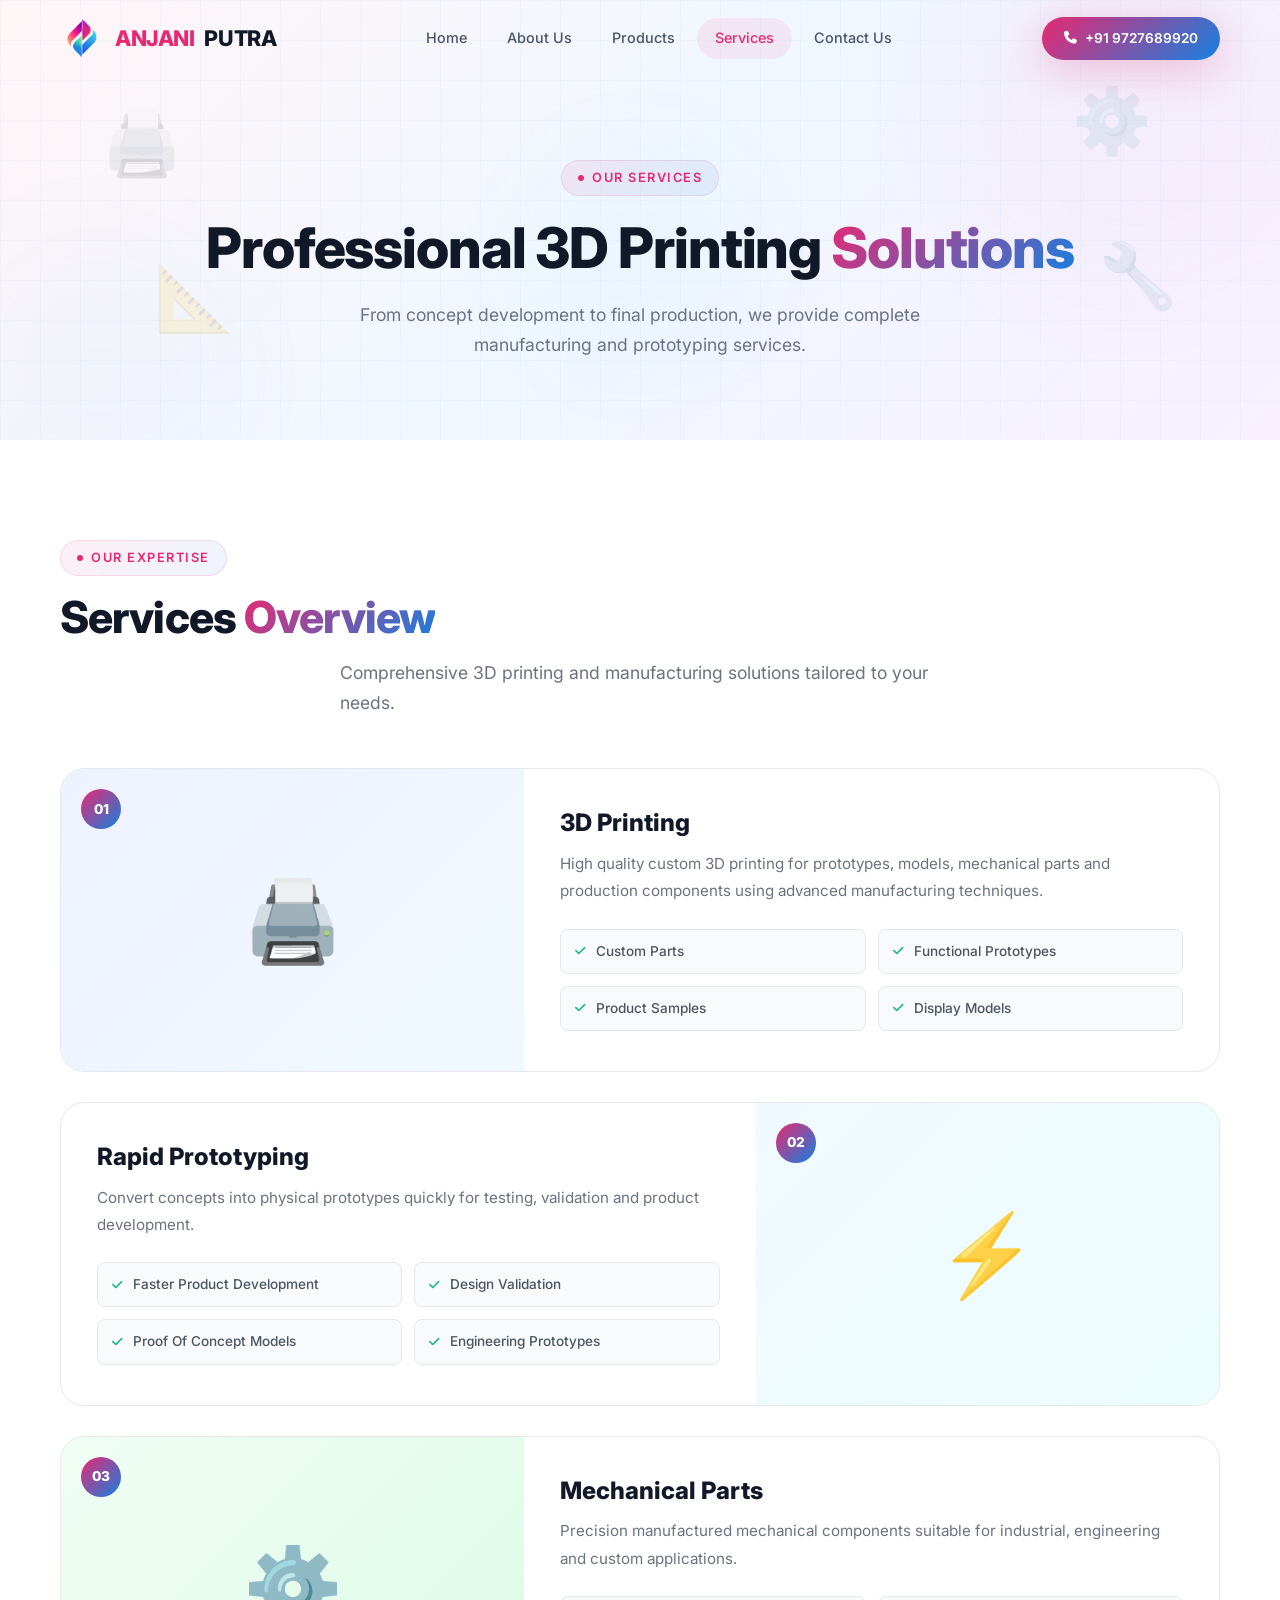
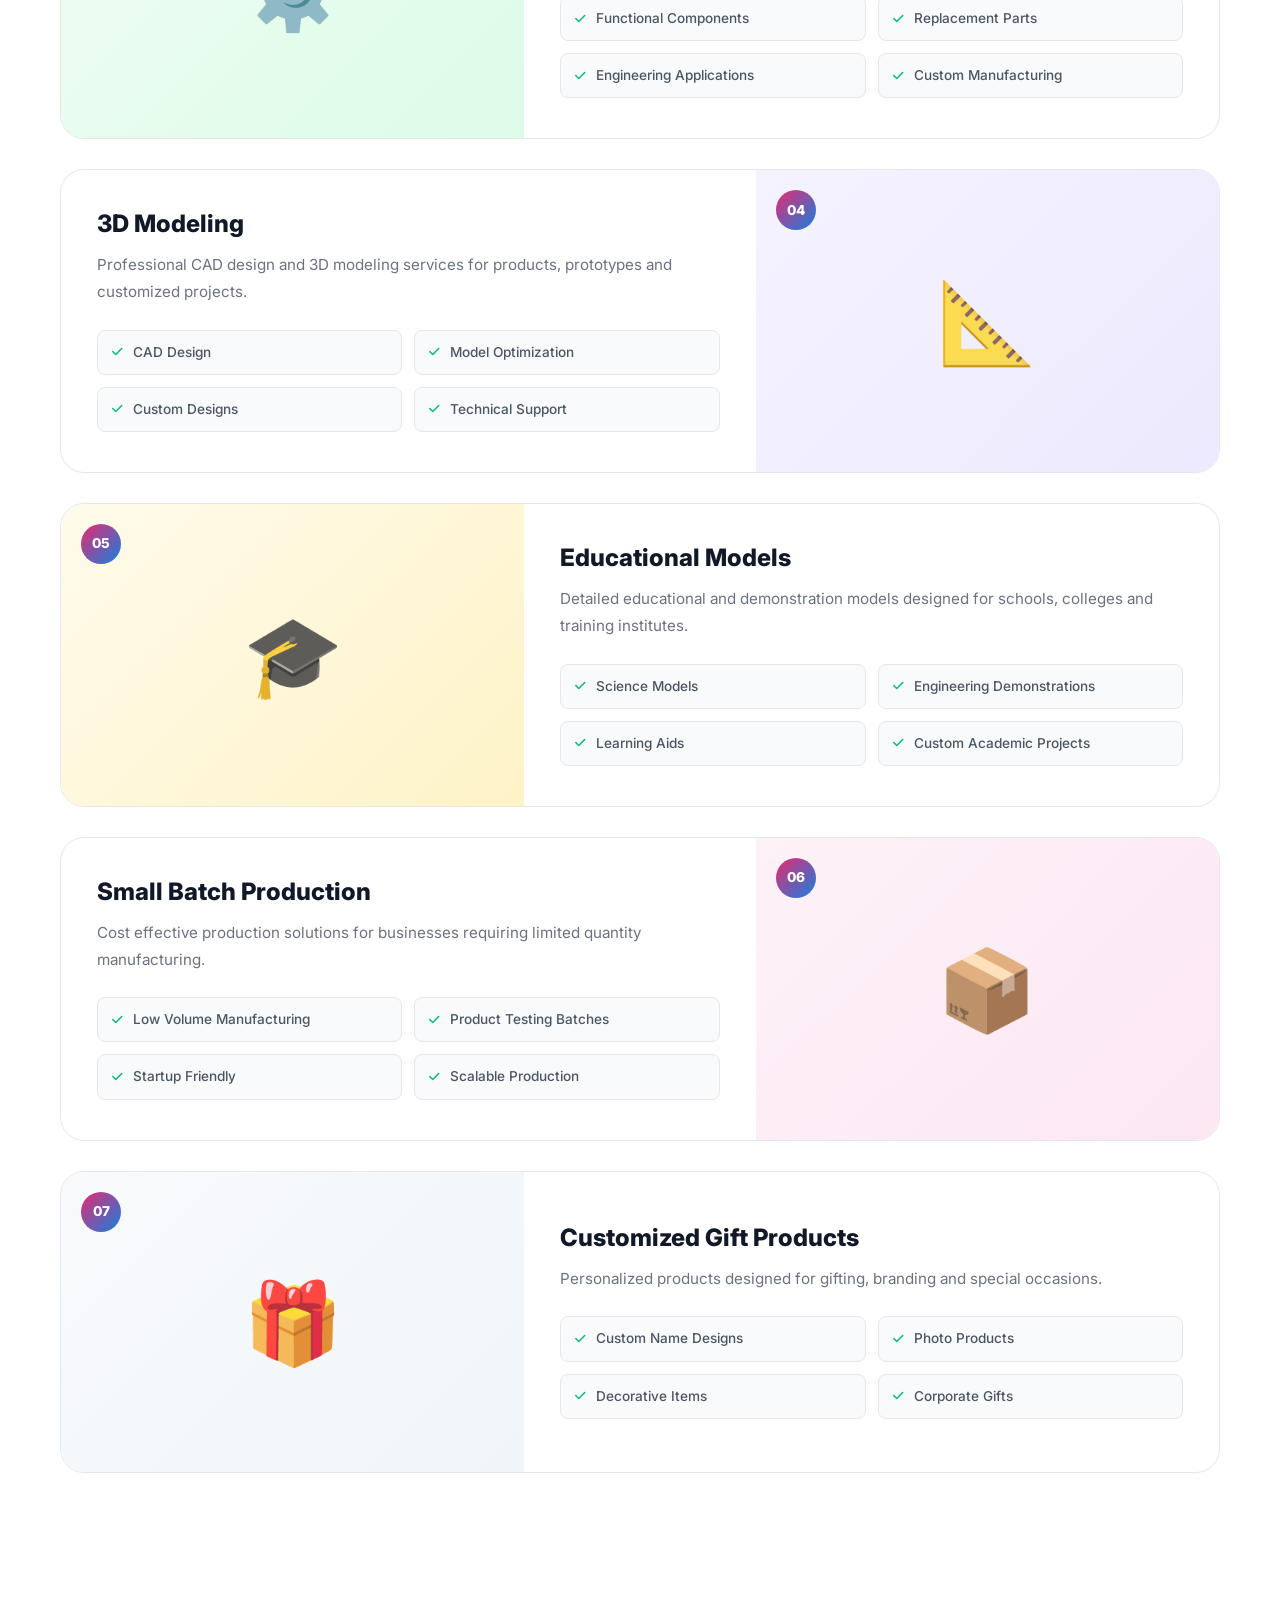
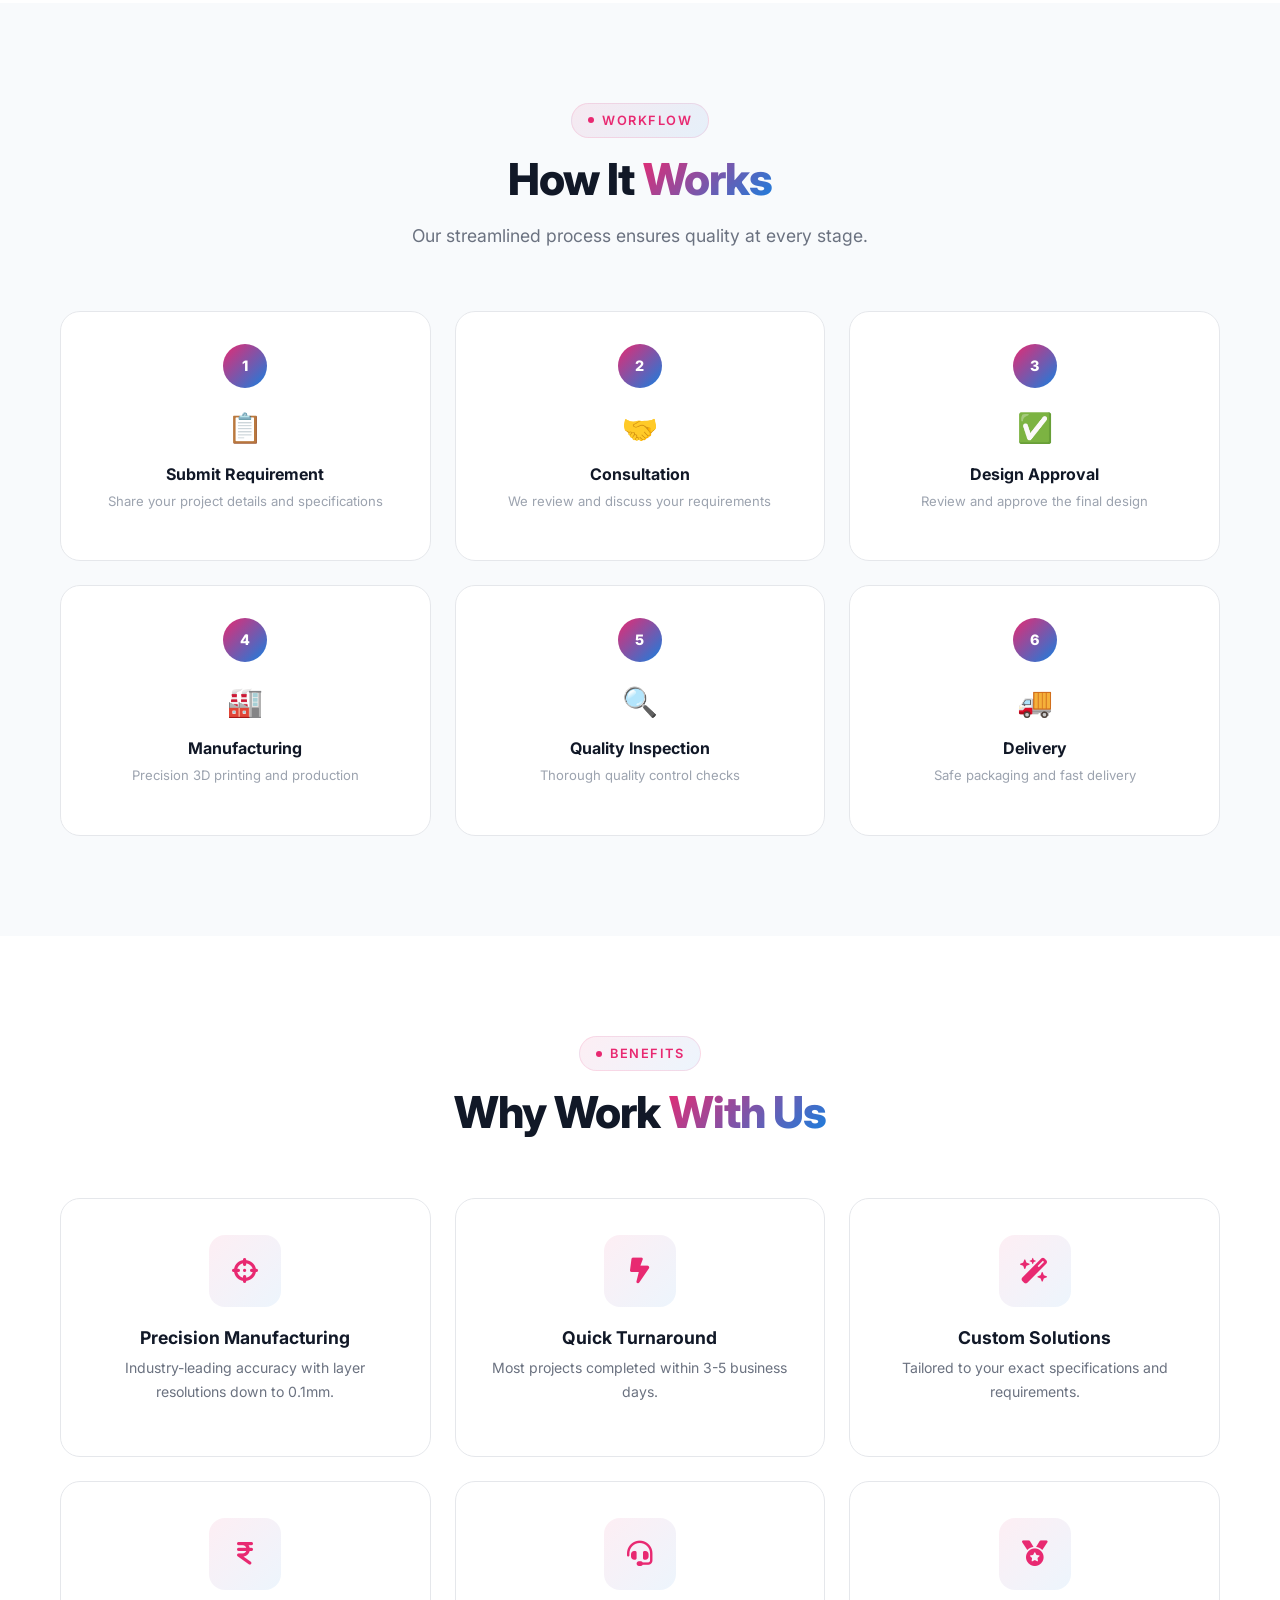
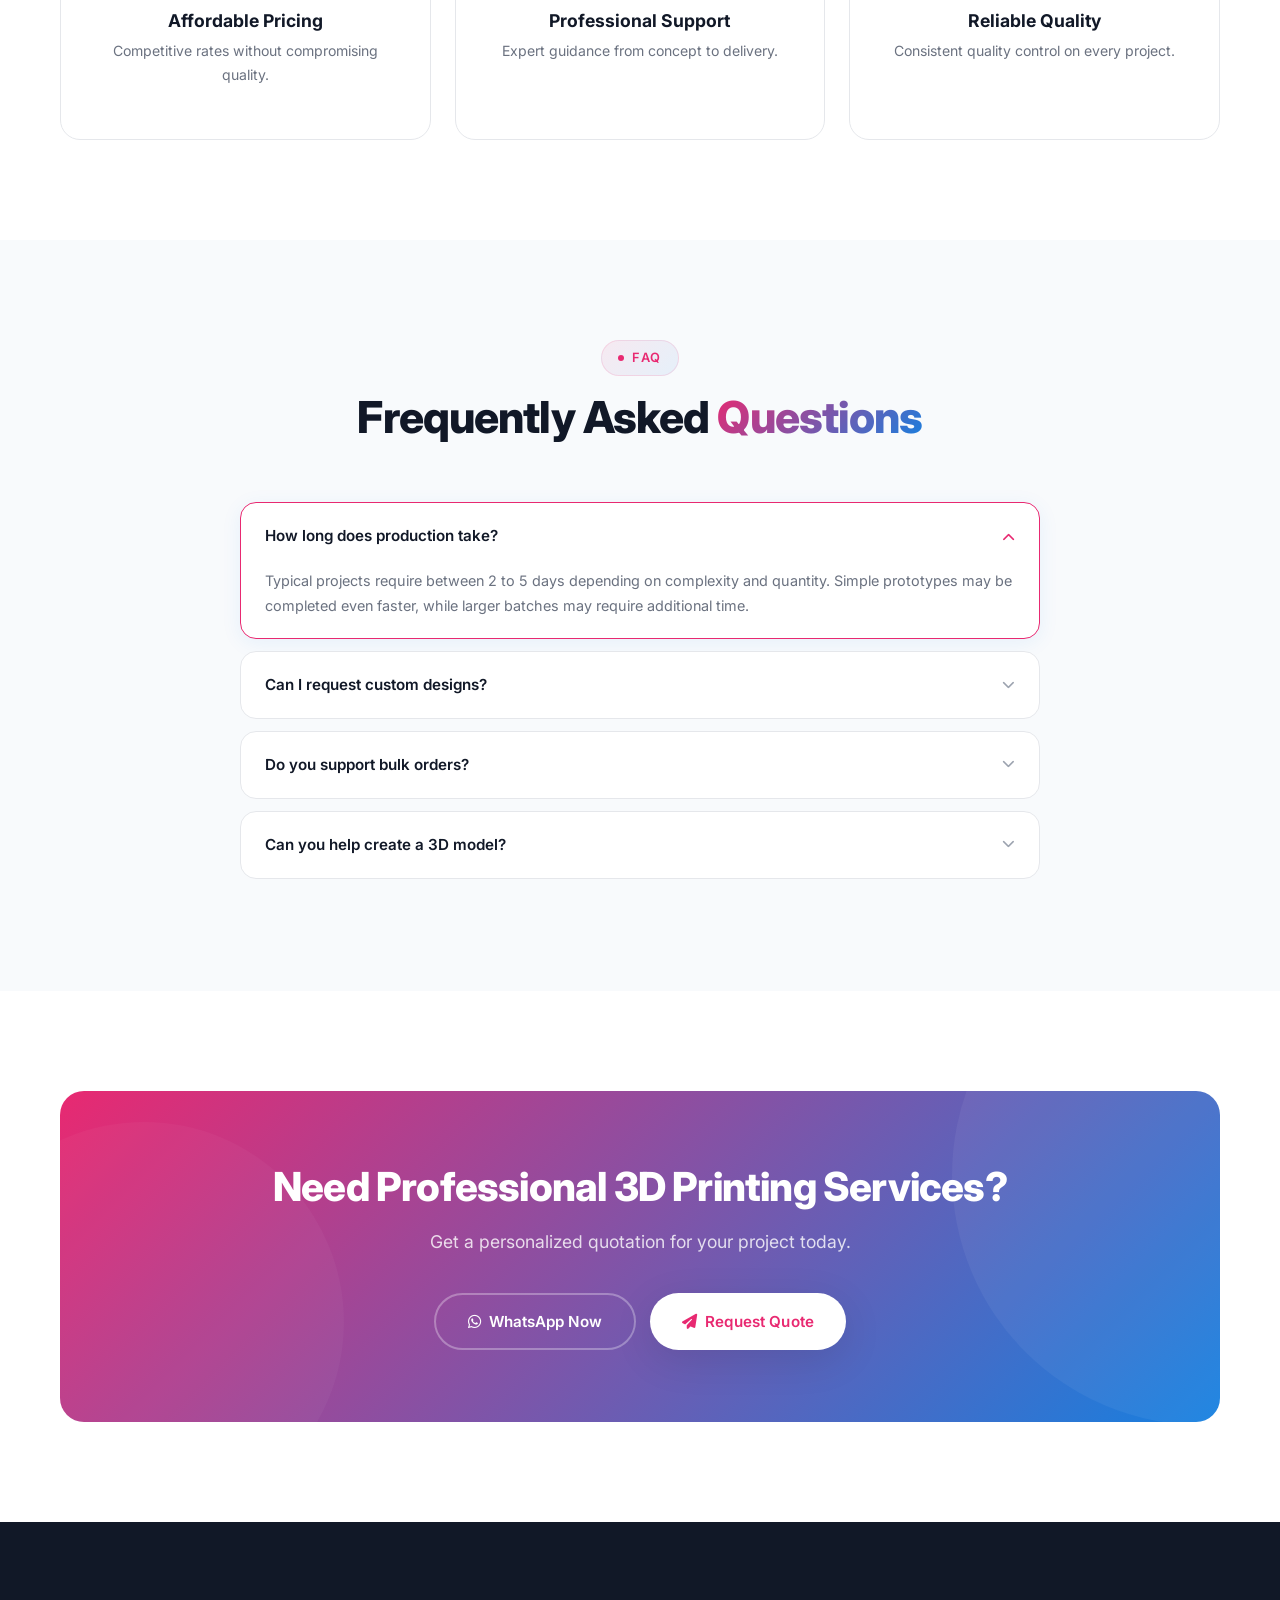
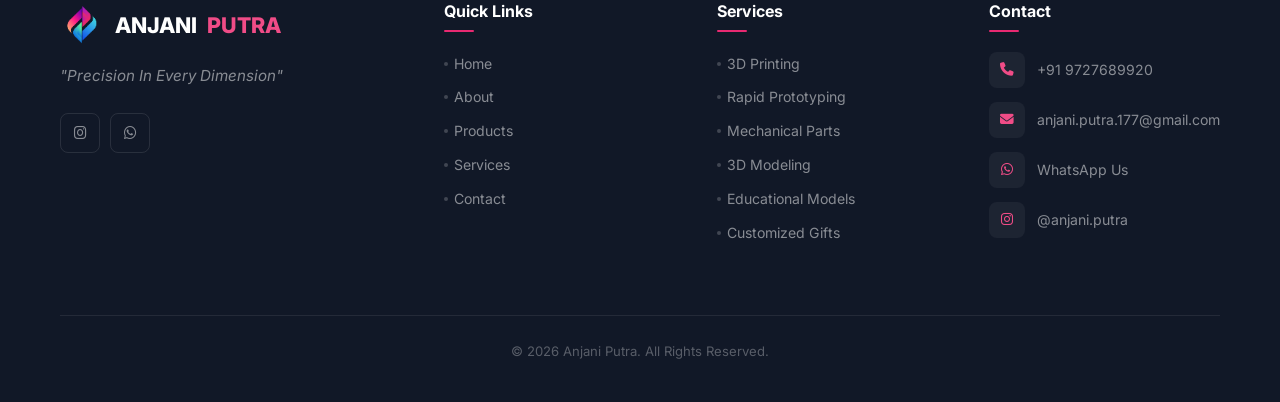
<file: services.html>
<!DOCTYPE html>
<html lang="en">
<head>
    <meta charset="UTF-8">
    <meta name="viewport" content="width=device-width, initial-scale=1.0">
    <meta name="description" content="Services - Anjani Putra. Professional 3D printing, rapid prototyping, mechanical parts, 3D modeling and more.">
    <title>Services | Anjani Putra</title>

    <link rel="preconnect" href="https://fonts.googleapis.com">
    <link rel="preconnect" href="https://fonts.gstatic.com" crossorigin>
    <link href="https://fonts.googleapis.com/css2?family=Inter:wght@300;400;500;600;700;800;900&display=swap" rel="stylesheet">
    <link href="https://cdn.jsdelivr.net/npm/bootstrap@5.3.2/dist/css/bootstrap.min.css" rel="stylesheet">
    <link rel="stylesheet" href="https://cdnjs.cloudflare.com/ajax/libs/font-awesome/6.5.1/css/all.min.css">
    <link href="https://unpkg.com/aos@2.3.1/dist/aos.css" rel="stylesheet">
    <link rel="stylesheet" href="css/style.css">
</head>
<body>

    <!-- Preloader -->
    <div class="preloader" id="preloader">
        <div class="preloader-spinner"></div>
    </div>

    <!-- HEADER -->
    <nav class="main-navbar scrolled" id="mainNavbar">
        <div class="navbar-inner">
            <a href="index.html" class="navbar-brand">
                <img src="images/iconlogo.png" alt="Anjani Putra" class="logo-img">
                <span>ANJANI</span> PUTRA
            </a>
            <div class="navbar-center" id="navMenu">
                <a href="index.html" class="nav-link">Home</a>
                <a href="about.html" class="nav-link">About Us</a>
                <a href="products.html" class="nav-link">Products</a>
                <a href="services.html" class="nav-link active">Services</a>
                <a href="contact.html" class="nav-link">Contact Us</a>
            </div>
            <div class="navbar-right">
                <a href="tel:+919727689920" class="btn-call">
                    <i class="fas fa-phone"></i>
                    +91 9727689920
                </a>
                <button class="mobile-toggle" id="mobileToggle" aria-label="Menu">
                    <span></span><span></span><span></span>
                </button>
            </div>
        </div>
    </nav>

    <a href="tel:+919727689920" class="btn-call mobile-call-btn" style="display: none;">
        <i class="fas fa-phone"></i> Call Now
    </a>

    <!-- PAGE HERO -->
    <section class="page-hero">
        <div class="page-hero-bg">
            <div class="page-hero-shape page-hero-shape-1"></div>
            <div class="page-hero-shape page-hero-shape-2"></div>
            <div class="page-hero-shape page-hero-shape-3"></div>
            <div class="page-hero-pattern"></div>
            <div class="page-hero-3d-shape shape-1">🖨️</div>
            <div class="page-hero-3d-shape shape-2">⚙️</div>
            <div class="page-hero-3d-shape shape-3">📐</div>
            <div class="page-hero-3d-shape shape-4">🔧</div>
        </div>
        <div class="container">
            <div class="page-hero-content" data-aos="fade-up">
                <span class="section-label">Our Services</span>
                <h1 class="section-title">Professional 3D Printing <span class="gradient-text">Solutions</span></h1>
                <p class="section-subtitle">From concept development to final production, we provide complete manufacturing and prototyping services.</p>
            </div>
        </div>
    </section>

    <!-- SERVICE 1: 3D Printing -->
    <section class="section-padding" style="background: var(--white);">
        <div class="container">
            <div class="services-header" data-aos="fade-up" style="text-align: left; margin-bottom: 50px;">
                <span class="section-label">Our Expertise</span>
                <h2 class="section-title">Services <span class="gradient-text">Overview</span></h2>
                <p class="section-subtitle">Comprehensive 3D printing and manufacturing solutions tailored to your needs.</p>
            </div>

            <div class="service-detail-card" data-aos="fade-up">
                <div class="service-detail-inner">
                    <div class="service-detail-visual" style="background: linear-gradient(135deg, #EEF2FF, #F0F9FF);">
                        <span class="visual-number">01</span>
                        <span class="visual-emoji">🖨️</span>
                    </div>
                    <div class="service-detail-content">
                        <h3>3D Printing</h3>
                        <p>High quality custom 3D printing for prototypes, models, mechanical parts and production components using advanced manufacturing techniques.</p>
                        <div class="service-features-list">
                            <div class="service-feature-item"><i class="fas fa-check"></i> Custom Parts</div>
                            <div class="service-feature-item"><i class="fas fa-check"></i> Functional Prototypes</div>
                            <div class="service-feature-item"><i class="fas fa-check"></i> Product Samples</div>
                            <div class="service-feature-item"><i class="fas fa-check"></i> Display Models</div>
                        </div>
                    </div>
                </div>
            </div>

            <!-- SERVICE 2: Rapid Prototyping -->
            <div class="service-detail-card" data-aos="fade-up">
                <div class="service-detail-inner reverse">
                    <div class="service-detail-visual" style="background: linear-gradient(135deg, #F0F9FF, #ECFEFF);">
                        <span class="visual-number">02</span>
                        <span class="visual-emoji">⚡</span>
                    </div>
                    <div class="service-detail-content">
                        <h3>Rapid Prototyping</h3>
                        <p>Convert concepts into physical prototypes quickly for testing, validation and product development.</p>
                        <div class="service-features-list">
                            <div class="service-feature-item"><i class="fas fa-check"></i> Faster Product Development</div>
                            <div class="service-feature-item"><i class="fas fa-check"></i> Design Validation</div>
                            <div class="service-feature-item"><i class="fas fa-check"></i> Proof Of Concept Models</div>
                            <div class="service-feature-item"><i class="fas fa-check"></i> Engineering Prototypes</div>
                        </div>
                    </div>
                </div>
            </div>

            <!-- SERVICE 3: Mechanical Parts -->
            <div class="service-detail-card" data-aos="fade-up">
                <div class="service-detail-inner">
                    <div class="service-detail-visual" style="background: linear-gradient(135deg, #F0FDF4, #DCFCE7);">
                        <span class="visual-number">03</span>
                        <span class="visual-emoji">⚙️</span>
                    </div>
                    <div class="service-detail-content">
                        <h3>Mechanical Parts</h3>
                        <p>Precision manufactured mechanical components suitable for industrial, engineering and custom applications.</p>
                        <div class="service-features-list">
                            <div class="service-feature-item"><i class="fas fa-check"></i> Functional Components</div>
                            <div class="service-feature-item"><i class="fas fa-check"></i> Replacement Parts</div>
                            <div class="service-feature-item"><i class="fas fa-check"></i> Engineering Applications</div>
                            <div class="service-feature-item"><i class="fas fa-check"></i> Custom Manufacturing</div>
                        </div>
                    </div>
                </div>
            </div>

            <!-- SERVICE 4: 3D Modeling -->
            <div class="service-detail-card" data-aos="fade-up">
                <div class="service-detail-inner reverse">
                    <div class="service-detail-visual" style="background: linear-gradient(135deg, #F5F3FF, #EDE9FE);">
                        <span class="visual-number">04</span>
                        <span class="visual-emoji">📐</span>
                    </div>
                    <div class="service-detail-content">
                        <h3>3D Modeling</h3>
                        <p>Professional CAD design and 3D modeling services for products, prototypes and customized projects.</p>
                        <div class="service-features-list">
                            <div class="service-feature-item"><i class="fas fa-check"></i> CAD Design</div>
                            <div class="service-feature-item"><i class="fas fa-check"></i> Model Optimization</div>
                            <div class="service-feature-item"><i class="fas fa-check"></i> Custom Designs</div>
                            <div class="service-feature-item"><i class="fas fa-check"></i> Technical Support</div>
                        </div>
                    </div>
                </div>
            </div>

            <!-- SERVICE 5: Educational Models -->
            <div class="service-detail-card" data-aos="fade-up">
                <div class="service-detail-inner">
                    <div class="service-detail-visual" style="background: linear-gradient(135deg, #FFFBEB, #FEF3C7);">
                        <span class="visual-number">05</span>
                        <span class="visual-emoji">🎓</span>
                    </div>
                    <div class="service-detail-content">
                        <h3>Educational Models</h3>
                        <p>Detailed educational and demonstration models designed for schools, colleges and training institutes.</p>
                        <div class="service-features-list">
                            <div class="service-feature-item"><i class="fas fa-check"></i> Science Models</div>
                            <div class="service-feature-item"><i class="fas fa-check"></i> Engineering Demonstrations</div>
                            <div class="service-feature-item"><i class="fas fa-check"></i> Learning Aids</div>
                            <div class="service-feature-item"><i class="fas fa-check"></i> Custom Academic Projects</div>
                        </div>
                    </div>
                </div>
            </div>

            <!-- SERVICE 6: Small Batch Production -->
            <div class="service-detail-card" data-aos="fade-up">
                <div class="service-detail-inner reverse">
                    <div class="service-detail-visual" style="background: linear-gradient(135deg, #FDF2F8, #FCE7F3);">
                        <span class="visual-number">06</span>
                        <span class="visual-emoji">📦</span>
                    </div>
                    <div class="service-detail-content">
                        <h3>Small Batch Production</h3>
                        <p>Cost effective production solutions for businesses requiring limited quantity manufacturing.</p>
                        <div class="service-features-list">
                            <div class="service-feature-item"><i class="fas fa-check"></i> Low Volume Manufacturing</div>
                            <div class="service-feature-item"><i class="fas fa-check"></i> Product Testing Batches</div>
                            <div class="service-feature-item"><i class="fas fa-check"></i> Startup Friendly</div>
                            <div class="service-feature-item"><i class="fas fa-check"></i> Scalable Production</div>
                        </div>
                    </div>
                </div>
            </div>

            <!-- SERVICE 7: Customized Gift Products -->
            <div class="service-detail-card" data-aos="fade-up">
                <div class="service-detail-inner">
                    <div class="service-detail-visual" style="background: linear-gradient(135deg, #F8FAFC, #F1F5F9);">
                        <span class="visual-number">07</span>
                        <span class="visual-emoji">🎁</span>
                    </div>
                    <div class="service-detail-content">
                        <h3>Customized Gift Products</h3>
                        <p>Personalized products designed for gifting, branding and special occasions.</p>
                        <div class="service-features-list">
                            <div class="service-feature-item"><i class="fas fa-check"></i> Custom Name Designs</div>
                            <div class="service-feature-item"><i class="fas fa-check"></i> Photo Products</div>
                            <div class="service-feature-item"><i class="fas fa-check"></i> Decorative Items</div>
                            <div class="service-feature-item"><i class="fas fa-check"></i> Corporate Gifts</div>
                        </div>
                    </div>
                </div>
            </div>
        </div>
    </section>

    <!-- HOW IT WORKS -->
    <section class="section-padding" style="background: var(--light-gray);">
        <div class="container">
            <div class="services-header" data-aos="fade-up">
                <span class="section-label">Workflow</span>
                <h2 class="section-title">How It <span class="gradient-text">Works</span></h2>
                <p class="section-subtitle">Our streamlined process ensures quality at every stage.</p>
            </div>

            <div class="steps-grid">
                <div class="step-card" data-aos="fade-up" data-aos-delay="0">
                    <div class="step-card-number">1</div>
                    <span class="step-card-icon">📋</span>
                    <h4>Submit Requirement</h4>
                    <p>Share your project details and specifications</p>
                </div>
                <div class="step-card" data-aos="fade-up" data-aos-delay="50">
                    <div class="step-card-number">2</div>
                    <span class="step-card-icon">🤝</span>
                    <h4>Consultation</h4>
                    <p>We review and discuss your requirements</p>
                </div>
                <div class="step-card" data-aos="fade-up" data-aos-delay="100">
                    <div class="step-card-number">3</div>
                    <span class="step-card-icon">✅</span>
                    <h4>Design Approval</h4>
                    <p>Review and approve the final design</p>
                </div>
                <div class="step-card" data-aos="fade-up" data-aos-delay="150">
                    <div class="step-card-number">4</div>
                    <span class="step-card-icon">🏭</span>
                    <h4>Manufacturing</h4>
                    <p>Precision 3D printing and production</p>
                </div>
                <div class="step-card" data-aos="fade-up" data-aos-delay="200">
                    <div class="step-card-number">5</div>
                    <span class="step-card-icon">🔍</span>
                    <h4>Quality Inspection</h4>
                    <p>Thorough quality control checks</p>
                </div>
                <div class="step-card" data-aos="fade-up" data-aos-delay="250">
                    <div class="step-card-number">6</div>
                    <span class="step-card-icon">🚚</span>
                    <h4>Delivery</h4>
                    <p>Safe packaging and fast delivery</p>
                </div>
            </div>
        </div>
    </section>

    <!-- BENEFITS -->
    <section class="section-padding" style="background: var(--white);">
        <div class="container">
            <div class="services-header" data-aos="fade-up">
                <span class="section-label">Benefits</span>
                <h2 class="section-title">Why Work <span class="gradient-text">With Us</span></h2>
            </div>

            <div class="why-grid" style="grid-template-columns: repeat(3, 1fr);">
                <div class="why-card" data-aos="fade-up" data-aos-delay="0">
                    <div class="why-icon"><i class="fas fa-crosshairs"></i></div>
                    <h3>Precision Manufacturing</h3>
                    <p>Industry-leading accuracy with layer resolutions down to 0.1mm.</p>
                </div>
                <div class="why-card" data-aos="fade-up" data-aos-delay="100">
                    <div class="why-icon"><i class="fas fa-bolt-lightning"></i></div>
                    <h3>Quick Turnaround</h3>
                    <p>Most projects completed within 3-5 business days.</p>
                </div>
                <div class="why-card" data-aos="fade-up" data-aos-delay="200">
                    <div class="why-icon"><i class="fas fa-wand-magic-sparkles"></i></div>
                    <h3>Custom Solutions</h3>
                    <p>Tailored to your exact specifications and requirements.</p>
                </div>
                <div class="why-card" data-aos="fade-up" data-aos-delay="300">
                    <div class="why-icon"><i class="fas fa-indian-rupee-sign"></i></div>
                    <h3>Affordable Pricing</h3>
                    <p>Competitive rates without compromising quality.</p>
                </div>
                <div class="why-card" data-aos="fade-up" data-aos-delay="400">
                    <div class="why-icon"><i class="fas fa-headset"></i></div>
                    <h3>Professional Support</h3>
                    <p>Expert guidance from concept to delivery.</p>
                </div>
                <div class="why-card" data-aos="fade-up" data-aos-delay="500">
                    <div class="why-icon"><i class="fas fa-medal"></i></div>
                    <h3>Reliable Quality</h3>
                    <p>Consistent quality control on every project.</p>
                </div>
            </div>
        </div>
    </section>

    <!-- FAQ -->
    <section class="section-padding" style="background: var(--light-gray);">
        <div class="container">
            <div class="services-header" data-aos="fade-up">
                <span class="section-label">FAQ</span>
                <h2 class="section-title">Frequently Asked <span class="gradient-text">Questions</span></h2>
            </div>

            <div class="faq-container">
                <div class="faq-item active" data-aos="fade-up" data-aos-delay="0">
                    <button class="faq-question">
                        How long does production take?
                        <i class="fas fa-chevron-down"></i>
                    </button>
                    <div class="faq-answer">
                        <div class="faq-answer-inner">
                            Typical projects require between 2 to 5 days depending on complexity and quantity. Simple prototypes may be completed even faster, while larger batches may require additional time.
                        </div>
                    </div>
                </div>

                <div class="faq-item" data-aos="fade-up" data-aos-delay="50">
                    <button class="faq-question">
                        Can I request custom designs?
                        <i class="fas fa-chevron-down"></i>
                    </button>
                    <div class="faq-answer">
                        <div class="faq-answer-inner">
                            Yes. Fully customized products and prototypes are supported. Our team can work from your CAD files, sketches, or even describe your concept and we will help bring it to life.
                        </div>
                    </div>
                </div>

                <div class="faq-item" data-aos="fade-up" data-aos-delay="100">
                    <button class="faq-question">
                        Do you support bulk orders?
                        <i class="fas fa-chevron-down"></i>
                    </button>
                    <div class="faq-answer">
                        <div class="faq-answer-inner">
                            Yes. Small batch production and bulk requirements are available. We offer cost-effective solutions for businesses and retailers needing multiple units.
                        </div>
                    </div>
                </div>

                <div class="faq-item" data-aos="fade-up" data-aos-delay="150">
                    <button class="faq-question">
                        Can you help create a 3D model?
                        <i class="fas fa-chevron-down"></i>
                    </button>
                    <div class="faq-answer">
                        <div class="faq-answer-inner">
                            Yes. Professional modeling and design assistance is available. Whether you have a rough sketch or just an idea, our design team can create precise 3D models ready for production.
                        </div>
                    </div>
                </div>
            </div>
        </div>
    </section>

    <!-- CTA -->
    <section class="cta-section" style="background: var(--white);">
        <div class="container">
            <div class="cta-box" data-aos="zoom-in" data-aos-duration="800">
                <div class="cta-content">
                    <h2>Need Professional 3D Printing Services?</h2>
                    <p>Get a personalized quotation for your project today.</p>
                    <div class="cta-buttons">
                        <a href="https://wa.me/919727689920?text=Hi%20Anjani%20Putra%2C%20I%27d%20like%20to%20get%20a%20quote." target="_blank" class="btn-outline-white">
                            <i class="fab fa-whatsapp"></i> WhatsApp Now
                        </a>
                        <a href="contact.html" class="btn-primary-custom" style="background: white; color: var(--primary); box-shadow: 0 10px 40px rgba(0,0,0,0.1);">
                            <i class="fas fa-paper-plane"></i> Request Quote
                        </a>
                    </div>
                </div>
            </div>
        </div>
    </section>

    <!-- FOOTER -->
    <footer class="main-footer">
        <div class="container">
            <div class="footer-grid">
                <div class="footer-brand">
                    <div class="footer-logo">
                        <img src="images/iconlogo.png" alt="Anjani Putra" class="logo-img">
                        ANJANI <span>PUTRA</span>
                    </div>
                    <p class="footer-tagline">"Precision In Every Dimension"</p>
                    <div class="footer-social">
                        <a href="#" aria-label="Instagram"><i class="fab fa-instagram"></i></a>
                        <a href="https://wa.me/919727689920" target="_blank" aria-label="WhatsApp"><i class="fab fa-whatsapp"></i></a>
                    </div>
                </div>
                <div class="footer-col">
                    <h4>Quick Links</h4>
                    <ul>
                        <li><a href="index.html">Home</a></li>
                        <li><a href="about.html">About</a></li>
                        <li><a href="products.html">Products</a></li>
                        <li><a href="services.html">Services</a></li>
                        <li><a href="contact.html">Contact</a></li>
                    </ul>
                </div>
                <div class="footer-col">
                    <h4>Services</h4>
                    <ul>
                        <li><a href="services.html">3D Printing</a></li>
                        <li><a href="services.html">Rapid Prototyping</a></li>
                        <li><a href="services.html">Mechanical Parts</a></li>
                        <li><a href="services.html">3D Modeling</a></li>
                        <li><a href="services.html">Educational Models</a></li>
                        <li><a href="services.html">Customized Gifts</a></li>
                    </ul>
                </div>
                <div class="footer-col">
                    <h4>Contact</h4>
                    <div class="footer-contact-item">
                        <i class="fas fa-phone"></i>
                        <a href="tel:+919727689920">+91 9727689920</a>
                    </div>
                    <div class="footer-contact-item">
                        <i class="fas fa-envelope"></i>
                        <a href="mailto:anjani.putra.177@gmail.com">anjani.putra.177@gmail.com</a>
                    </div>
                    <div class="footer-contact-item">
                        <i class="fab fa-whatsapp"></i>
                        <a href="https://wa.me/919727689920" target="_blank">WhatsApp Us</a>
                    </div>
                    <div class="footer-contact-item">
                        <i class="fab fa-instagram"></i>
                        <a href="#" target="_blank">@anjani.putra</a>
                    </div>
                </div>
            </div>
            <div class="footer-bottom">
                <p>&copy; 2026 Anjani Putra. All Rights Reserved.</p>
            </div>
        </div>
    </footer>

    <button class="scroll-to-top" id="scrollToTop" aria-label="Scroll to top">
        <i class="fas fa-chevron-up"></i>
    </button>

    <script src="https://code.jquery.com/jquery-3.7.1.min.js"></script>
    <script src="https://cdn.jsdelivr.net/npm/bootstrap@5.3.2/dist/js/bootstrap.bundle.min.js"></script>
    <script src="https://unpkg.com/aos@2.3.1/dist/aos.js"></script>
    <script src="js/main.js"></script>
    <script>
    // FAQ Accordion (inline for services page)
    $(document).ready(function() {
        $('.faq-question').on('click', function() {
            var $item = $(this).closest('.faq-item');
            var isOpen = $item.hasClass('active');
            $('.faq-item').removeClass('active');
            if (!isOpen) {
                $item.addClass('active');
            }
        });
    });
    </script>
</body>
</html>
</file>
<file: css/style.css>
/* ============================================
   ANJANI PUTRA - Premium 3D Printing Website
   Custom Stylesheet
   ============================================ */

/* ---- CSS Variables ---- */
:root {
    --primary: #E82971;
    --primary-dark: #C41E5A;
    --primary-light: #F04C87;
    --secondary: #1580E0;
    --accent: #2092D7;
    --dark: #111827;
    --dark-secondary: #1F2937;
    --light-gray: #F8FAFC;
    --border: #E5E7EB;
    --success: #10B981;
    --white: #FFFFFF;
    --gray-100: #F3F4F6;
    --gray-200: #E5E7EB;
    --gray-300: #D1D5DB;
    --gray-400: #9CA3AF;
    --gray-500: #6B7280;
    --gray-600: #4B5563;
    --gray-700: #374151;

    --gradient-primary: linear-gradient(135deg, var(--primary) 0%, var(--secondary) 100%);
    --gradient-secondary: linear-gradient(135deg, var(--secondary) 0%, var(--primary) 100%);
    --gradient-accent: linear-gradient(135deg, var(--accent) 0%, var(--primary) 100%);
    --gradient-hero: linear-gradient(135deg, #FFF5F7 0%, #F0F7FF 50%, #F8F0FF 100%);
    --gradient-glass: linear-gradient(135deg, rgba(255,255,255,0.7) 0%, rgba(255,255,255,0.4) 100%);

    --shadow-sm: 0 1px 2px rgba(0,0,0,0.05);
    --shadow-md: 0 4px 6px -1px rgba(0,0,0,0.07), 0 2px 4px -1px rgba(0,0,0,0.04);
    --shadow-lg: 0 10px 15px -3px rgba(0,0,0,0.08), 0 4px 6px -2px rgba(0,0,0,0.03);
    --shadow-xl: 0 20px 25px -5px rgba(0,0,0,0.08), 0 10px 10px -5px rgba(0,0,0,0.03);
    --shadow-2xl: 0 25px 50px -12px rgba(0,0,0,0.15);
    --shadow-primary: 0 10px 40px rgba(232,41,113,0.25);
    --shadow-hover: 0 20px 60px rgba(232,41,113,0.2);

    --radius-sm: 8px;
    --radius-md: 12px;
    --radius-lg: 16px;
    --radius-xl: 20px;
    --radius-2xl: 24px;
    --radius-full: 9999px;

    --transition-fast: 0.2s ease;
    --transition-base: 0.3s ease;
    --transition-slow: 0.5s ease;
    --transition-spring: 0.4s cubic-bezier(0.175, 0.885, 0.32, 1.275);

    --font-heading: 'Inter', -apple-system, BlinkMacSystemFont, 'Segoe UI', sans-serif;
    --font-body: 'Inter', -apple-system, BlinkMacSystemFont, 'Segoe UI', sans-serif;

    --container-max: 1200px;
    --section-padding: 100px 0;
}

/* ---- Reset & Base ---- */
*, *::before, *::after {
    margin: 0;
    padding: 0;
    box-sizing: border-box;
}

html {
    scroll-behavior: smooth;
    font-size: 16px;
    -webkit-font-smoothing: antialiased;
    -moz-osx-font-smoothing: grayscale;
}

body {
    font-family: var(--font-body);
    color: var(--dark);
    background-color: var(--white);
    line-height: 1.7;
    overflow-x: hidden;
    font-weight: 400;
}

a {
    text-decoration: none;
    color: inherit;
    transition: var(--transition-base);
}

img {
    max-width: 100%;
    height: auto;
    display: block;
}

ul, ol {
    list-style: none;
    padding: 0;
    margin: 0;
}

h1, h2, h3, h4, h5, h6 {
    font-family: var(--font-heading);
    font-weight: 700;
    line-height: 1.2;
    color: var(--dark);
}

.container {
    max-width: var(--container-max);
    margin: 0 auto;
    padding: 0 20px;
}

.section-padding {
    padding: var(--section-padding);
}

.section-label {
    display: inline-flex;
    align-items: center;
    gap: 8px;
    padding: 6px 16px;
    background: linear-gradient(135deg, rgba(232,41,113,0.08) 0%, rgba(21,128,224,0.08) 100%);
    color: var(--primary);
    font-size: 0.8rem;
    font-weight: 600;
    letter-spacing: 1.5px;
    text-transform: uppercase;
    border-radius: var(--radius-full);
    margin-bottom: 16px;
    border: 1px solid rgba(232,41,113,0.12);
}

.section-label::before {
    content: '';
    width: 6px;
    height: 6px;
    background: var(--primary);
    border-radius: 50%;
}

.section-title {
    font-size: clamp(2rem, 4vw, 2.75rem);
    font-weight: 800;
    margin-bottom: 16px;
    letter-spacing: -0.02em;
    line-height: 1.15;
}

.section-title .gradient-text {
    background: var(--gradient-primary);
    -webkit-background-clip: text;
    -webkit-text-fill-color: transparent;
    background-clip: text;
}

.section-subtitle {
    font-size: 1.1rem;
    color: var(--gray-500);
    max-width: 600px;
    line-height: 1.7;
}

/* ---- Buttons ---- */
.btn-primary-custom {
    display: inline-flex;
    align-items: center;
    gap: 8px;
    padding: 14px 32px;
    background: var(--gradient-primary);
    color: var(--white);
    font-size: 0.95rem;
    font-weight: 600;
    border-radius: var(--radius-full);
    border: none;
    cursor: pointer;
    transition: all var(--transition-base);
    box-shadow: var(--shadow-primary);
    position: relative;
    overflow: hidden;
    letter-spacing: 0.01em;
}

.btn-primary-custom::before {
    content: '';
    position: absolute;
    top: 0;
    left: -100%;
    width: 100%;
    height: 100%;
    background: linear-gradient(90deg, transparent, rgba(255,255,255,0.2), transparent);
    transition: left 0.5s ease;
}

.btn-primary-custom:hover::before {
    left: 100%;
}

.btn-primary-custom:hover {
    transform: translateY(-2px);
    box-shadow: var(--shadow-hover);
    color: var(--white);
}

.btn-secondary-custom {
    display: inline-flex;
    align-items: center;
    gap: 8px;
    padding: 14px 32px;
    background: var(--white);
    color: var(--dark);
    font-size: 0.95rem;
    font-weight: 600;
    border-radius: var(--radius-full);
    border: 1.5px solid var(--border);
    cursor: pointer;
    transition: all var(--transition-base);
    letter-spacing: 0.01em;
}

.btn-secondary-custom:hover {
    border-color: var(--primary);
    color: var(--primary);
    transform: translateY(-2px);
    box-shadow: var(--shadow-lg);
    background: rgba(21,128,224,0.03);
}

.btn-outline-white {
    display: inline-flex;
    align-items: center;
    gap: 8px;
    padding: 14px 32px;
    background: transparent;
    color: var(--white);
    font-size: 0.95rem;
    font-weight: 600;
    border-radius: var(--radius-full);
    border: 2px solid rgba(255,255,255,0.3);
    cursor: pointer;
    transition: all var(--transition-base);
}

.btn-outline-white:hover {
    background: var(--white);
    color: var(--primary);
    border-color: var(--white);
    transform: translateY(-2px);
    box-shadow: 0 10px 40px rgba(0,0,0,0.1);
}

/* ============================================
   HEADER / NAVBAR
   ============================================ */
.main-navbar {
    position: fixed;
    top: 0;
    left: 0;
    width: 100%;
    z-index: 1050;
    padding: 16px 0;
    transition: all var(--transition-base);
    background: transparent;
}

.main-navbar.scrolled {
    padding: 10px 0;
    background: rgba(255, 255, 255, 0.75);
    backdrop-filter: blur(20px) saturate(180%);
    -webkit-backdrop-filter: blur(20px) saturate(180%);
    border-bottom: 1px solid rgba(229, 231, 235, 0.5);
    box-shadow: 0 1px 20px rgba(0,0,0,0.04);
}

.navbar-inner {
    display: flex;
    align-items: center;
    justify-content: space-between;
    max-width: var(--container-max);
    margin: 0 auto;
    padding: 0 20px;
}

.navbar-brand {
    display: flex;
    align-items: center;
    gap: 10px;
    font-size: 1.35rem;
    font-weight: 800;
    color: var(--dark);
    letter-spacing: -0.02em;
    z-index: 10;
}

.navbar-brand .logo-icon,
.navbar-brand .logo-img {
    width: 45px;
    height: 45px;
    border-radius: var(--radius-md);
    object-fit: contain;
    position: relative;
}

.navbar-brand .logo-img {
    background: transparent;
}

.navbar-brand .logo-icon {
    background: var(--gradient-primary);
    display: flex;
    align-items: center;
    justify-content: center;
    color: white;
    font-size: 1.1rem;
    font-weight: 900;
    overflow: hidden;
}

.navbar-brand .logo-icon::after {
    content: '';
    position: absolute;
    top: -50%;
    left: -50%;
    width: 200%;
    height: 200%;
    background: linear-gradient(45deg, transparent 40%, rgba(255,255,255,0.15) 50%, transparent 60%);
    animation: logoShine 3s ease infinite;
}

@keyframes logoShine {
    0%, 100% { transform: translateX(-100%) rotate(45deg); }
    50% { transform: translateX(100%) rotate(45deg); }
}

.navbar-brand span {
    color: var(--primary);
}

.navbar-center {
    display: flex;
    align-items: center;
    gap: 4px;
}

.navbar-center .nav-link {
    padding: 8px 18px;
    font-size: 0.9rem;
    font-weight: 500;
    color: var(--gray-600);
    border-radius: var(--radius-full);
    transition: all var(--transition-base);
    position: relative;
}

.navbar-center .nav-link:hover,
.navbar-center .nav-link.active {
    color: var(--primary);
    background: rgba(232, 41, 113, 0.08);
}

.navbar-right {
    display: flex;
    align-items: center;
    gap: 12px;
    z-index: 10;
}

.btn-call {
    display: inline-flex;
    align-items: center;
    gap: 8px;
    padding: 10px 22px;
    background: var(--gradient-primary);
    color: var(--white);
    font-size: 0.85rem;
    font-weight: 600;
    border-radius: var(--radius-full);
    border: none;
    cursor: pointer;
    transition: all var(--transition-base);
    box-shadow: var(--shadow-primary);
    white-space: nowrap;
}

.btn-call:hover {
    transform: translateY(-1px);
    box-shadow: var(--shadow-hover);
    color: var(--white);
}

.btn-call i {
    font-size: 0.8rem;
}

/* Mobile Menu Toggle */
.mobile-toggle {
    display: none;
    flex-direction: column;
    gap: 5px;
    cursor: pointer;
    z-index: 10;
    padding: 4px;
    background: none;
    border: none;
}

.mobile-toggle span {
    width: 24px;
    height: 2.5px;
    background: var(--dark);
    border-radius: 4px;
    transition: all var(--transition-base);
}

.mobile-toggle.active span:nth-child(1) {
    transform: rotate(45deg) translate(5px, 5px);
}

.mobile-toggle.active span:nth-child(2) {
    opacity: 0;
}

.mobile-toggle.active span:nth-child(3) {
    transform: rotate(-45deg) translate(5px, -5px);
}

/* ============================================
   HERO SECTION
   ============================================ */
.hero-section {
    min-height: 100vh;
    display: flex;
    align-items: center;
    padding-top: 80px;
    padding-bottom: 60px;
    background: var(--gradient-hero);
    position: relative;
    overflow: hidden;
}

.hero-bg-blobs {
    position: absolute;
    top: 0;
    left: 0;
    width: 100%;
    height: 100%;
    pointer-events: none;
    z-index: 0;
}

.hero-blob {
    position: absolute;
    border-radius: 50%;
    filter: blur(80px);
    opacity: 0.4;
}

.hero-blob-1 {
    width: 500px;
    height: 500px;
    background: rgba(21, 128, 224, 0.12);
    top: -100px;
    right: -100px;
    animation: blobFloat 8s ease-in-out infinite;
}

.hero-blob-2 {
    width: 400px;
    height: 400px;
    background: rgba(21, 128, 224, 0.1);
    bottom: -50px;
    left: -100px;
    animation: blobFloat 10s ease-in-out infinite reverse;
}

.hero-blob-3 {
    width: 300px;
    height: 300px;
    background: rgba(6, 182, 212, 0.1);
    top: 40%;
    left: 50%;
    animation: blobFloat 12s ease-in-out infinite 2s;
}

@keyframes blobFloat {
    0%, 100% { transform: translate(0, 0) scale(1); }
    33% { transform: translate(30px, -30px) scale(1.05); }
    66% { transform: translate(-20px, 20px) scale(0.95); }
}

.hero-content {
    display: grid;
    grid-template-columns: 1fr 1fr;
    gap: 60px;
    align-items: center;
    position: relative;
    z-index: 1;
}

.hero-left {
    padding-right: 20px;
}

.hero-label {
    display: inline-flex;
    align-items: center;
    gap: 8px;
    padding: 8px 18px;
    background: var(--white);
    border: 1px solid var(--border);
    border-radius: var(--radius-full);
    font-size: 0.8rem;
    font-weight: 600;
    letter-spacing: 2px;
    text-transform: uppercase;
    color: var(--primary);
    margin-bottom: 28px;
    box-shadow: var(--shadow-sm);
}

.hero-label i {
    color: var(--accent);
    font-size: 0.75rem;
}

.hero-title {
    font-size: clamp(2.5rem, 5vw, 3.75rem);
    font-weight: 800;
    line-height: 1.1;
    margin-bottom: 24px;
    letter-spacing: -0.03em;
    color: var(--dark);
}

.hero-title .highlight {
    background: var(--gradient-primary);
    -webkit-background-clip: text;
    -webkit-text-fill-color: transparent;
    background-clip: text;
}

.hero-description {
    font-size: 1.05rem;
    color: var(--gray-500);
    line-height: 1.8;
    margin-bottom: 36px;
    max-width: 520px;
}

.hero-buttons {
    display: flex;
    gap: 14px;
    margin-bottom: 48px;
    flex-wrap: wrap;
}

.hero-trust {
    display: flex;
    flex-wrap: wrap;
    gap: 16px;
}

.trust-item {
    display: flex;
    align-items: center;
    gap: 8px;
    font-size: 0.85rem;
    font-weight: 500;
    color: var(--gray-600);
}

.trust-item .trust-check {
    width: 20px;
    height: 20px;
    background: rgba(16, 185, 129, 0.1);
    border-radius: 50%;
    display: flex;
    align-items: center;
    justify-content: center;
    color: var(--success);
    font-size: 0.65rem;
    flex-shrink: 0;
}

/* Hero Right - 3D Visual Scene */
.hero-right {
    display: flex;
    justify-content: center;
    align-items: center;
    position: relative;
    min-height: 500px;
}

.hero-3d-scene {
    width: 100%;
    max-width: 520px;
    height: 500px;
    position: relative;
    perspective: 1000px;
}

.scene-circle {
    position: absolute;
    top: 50%;
    left: 50%;
    transform: translate(-50%, -50%);
    width: 380px;
    height: 380px;
    border-radius: 50%;
    border: 1px solid rgba(21, 128, 224, 0.1);
    animation: sceneRotate 20s linear infinite;
}

.scene-circle::before {
    content: '';
    position: absolute;
    top: -2px;
    left: -2px;
    right: -2px;
    bottom: -2px;
    border-radius: 50%;
    border: 1px dashed rgba(21, 128, 224, 0.08);
}

@keyframes sceneRotate {
    from { transform: translate(-50%, -50%) rotate(0deg); }
    to { transform: translate(-50%, -50%) rotate(360deg); }
}

.scene-circle-2 {
    position: absolute;
    top: 50%;
    left: 50%;
    transform: translate(-50%, -50%);
    width: 320px;
    height: 320px;
    border-radius: 50%;
    border: 1px dashed rgba(232, 41, 113, 0.1);
    animation: sceneRotate 15s linear infinite reverse;
}

/* Floating 3D Objects */
.floating-object {
    position: absolute;
    background: var(--white);
    border-radius: var(--radius-lg);
    box-shadow: var(--shadow-xl);
    display: flex;
    align-items: center;
    justify-content: center;
    overflow: hidden;
    border: 1px solid rgba(229,231,235,0.5);
    transition: transform 0.4s ease;
    z-index: 2;
}

.floating-object:hover {
    transform: scale(1.05) !important;
    box-shadow: var(--shadow-2xl);
}

.floating-object .object-icon {
    font-size: 2.5rem;
    padding: 20px;
    background: var(--gradient-hero);
    width: 100%;
    height: 100%;
    display: flex;
    align-items: center;
    justify-content: center;
}

.floating-object .object-label {
    position: absolute;
    bottom: 8px;
    left: 50%;
    transform: translateX(-50%);
    font-size: 0.65rem;
    font-weight: 600;
    color: var(--gray-500);
    white-space: nowrap;
    background: rgba(255,255,255,0.9);
    padding: 2px 8px;
    border-radius: var(--radius-full);
    backdrop-filter: blur(10px);
}

.obj-printer {
    width: 160px;
    height: 130px;
    top: 10%;
    left: 5%;
    animation: floatObj1 6s ease-in-out infinite;
}

.obj-component {
    width: 120px;
    height: 120px;
    top: 5%;
    right: 10%;
    animation: floatObj2 7s ease-in-out infinite;
    border-radius: 50% !important;
}

.obj-moon {
    width: 130px;
    height: 130px;
    bottom: 15%;
    left: 10%;
    animation: floatObj3 8s ease-in-out infinite;
    border-radius: 50% !important;
}

.obj-nameplate {
    width: 140px;
    height: 100px;
    bottom: 10%;
    right: 5%;
    animation: floatObj4 6.5s ease-in-out infinite;
}

.obj-prototype {
    width: 110px;
    height: 110px;
    top: 50%;
    left: 50%;
    transform: translate(-50%, -50%);
    animation: floatObj5 7.5s ease-in-out infinite;
}

.center-glow {
    position: absolute;
    top: 50%;
    left: 50%;
    transform: translate(-50%, -50%);
    width: 200px;
    height: 200px;
    background: radial-gradient(circle, rgba(21,128,224,0.12) 0%, transparent 70%);
    border-radius: 50%;
    animation: centerPulse 4s ease-in-out infinite;
}

@keyframes centerPulse {
    0%, 100% { transform: translate(-50%, -50%) scale(1); opacity: 0.5; }
    50% { transform: translate(-50%, -50%) scale(1.2); opacity: 0.8; }
}

@keyframes floatObj1 {
    0%, 100% { transform: translateY(0) rotate(0deg); }
    50% { transform: translateY(-15px) rotate(2deg); }
}

@keyframes floatObj2 {
    0%, 100% { transform: translateY(0) rotate(0deg); }
    50% { transform: translateY(-20px) rotate(-3deg); }
}

@keyframes floatObj3 {
    0%, 100% { transform: translateY(0) scale(1); }
    50% { transform: translateY(-12px) scale(1.03); }
}

@keyframes floatObj4 {
    0%, 100% { transform: translateY(0) rotate(0deg); }
    50% { transform: translateY(-18px) rotate(-2deg); }
}

@keyframes floatObj5 {
    0%, 100% { transform: translate(-50%, -50%) translateY(0) rotate(0deg); }
    50% { transform: translate(-50%, -50%) translateY(-14px) rotate(3deg); }
}

/* ============================================
   STATISTICS SECTION
   ============================================ */
.stats-section {
    padding: 80px 0;
    background: var(--white);
    position: relative;
    z-index: 2;
}

.stats-grid {
    display: grid;
    grid-template-columns: repeat(4, 1fr);
    gap: 24px;
}

.stat-card {
    background: var(--white);
    border: 1px solid var(--border);
    border-radius: var(--radius-xl);
    padding: 36px 28px;
    text-align: center;
    transition: all var(--transition-base);
    position: relative;
    overflow: hidden;
}

.stat-card::before {
    content: '';
    position: absolute;
    top: 0;
    left: 0;
    width: 100%;
    height: 3px;
    background: var(--gradient-primary);
    transform: scaleX(0);
    transform-origin: left;
    transition: transform var(--transition-base);
}

.stat-card:hover {
    transform: translateY(-6px);
    box-shadow: var(--shadow-xl);
    border-color: transparent;
}

.stat-card:hover::before {
    transform: scaleX(1);
}

.stat-icon {
    width: 56px;
    height: 56px;
    background: linear-gradient(135deg, rgba(232,41,113,0.08) 0%, rgba(21,128,224,0.08) 100%);
    border-radius: var(--radius-md);
    display: flex;
    align-items: center;
    justify-content: center;
    margin: 0 auto 16px;
    font-size: 1.3rem;
    color: var(--primary);
    transition: all var(--transition-base);
}

.stat-card:hover .stat-icon {
    background: var(--gradient-primary);
    color: var(--white);
    transform: scale(1.1);
}

.stat-number {
    font-size: 2.5rem;
    font-weight: 800;
    background: var(--gradient-primary);
    -webkit-background-clip: text;
    -webkit-text-fill-color: transparent;
    background-clip: text;
    line-height: 1.1;
    margin-bottom: 4px;
}

.stat-label {
    font-size: 0.9rem;
    color: var(--gray-500);
    font-weight: 500;
}

/* ============================================
   ABOUT PREVIEW SECTION
   ============================================ */
.about-section {
    padding: 100px 0;
    background: var(--light-gray);
}

.about-grid {
    display: grid;
    grid-template-columns: 1fr 1fr;
    gap: 60px;
    align-items: center;
}

.about-image-wrapper {
    position: relative;
    border-radius: var(--radius-2xl);
    overflow: hidden;
}

.about-image {
    width: 100%;
    height: 420px;
    background: var(--gradient-hero);
    border-radius: var(--radius-2xl);
    display: flex;
    align-items: center;
    justify-content: center;
    position: relative;
    overflow: hidden;
    border: 1px solid var(--border);
}

.about-image .printer-visual {
    font-size: 5rem;
    opacity: 0.8;
    animation: printMove 4s ease-in-out infinite;
}

@keyframes printMove {
    0%, 100% { transform: translateY(0); }
    50% { transform: translateY(-10px); }
}

.about-image-badge {
    position: absolute;
    bottom: 20px;
    right: 20px;
    background: var(--white);
    border-radius: var(--radius-lg);
    padding: 16px 24px;
    box-shadow: var(--shadow-xl);
    display: flex;
    align-items: center;
    gap: 12px;
    border: 1px solid var(--border);
}

.about-image-badge .badge-icon {
    width: 44px;
    height: 44px;
    background: var(--gradient-primary);
    border-radius: var(--radius-sm);
    display: flex;
    align-items: center;
    justify-content: center;
    color: white;
    font-size: 1.2rem;
}

.about-image-badge .badge-text {
    font-size: 0.8rem;
    font-weight: 600;
    color: var(--dark);
}

.about-image-badge .badge-subtext {
    font-size: 0.7rem;
    color: var(--gray-400);
}

.about-content .section-title {
    margin-bottom: 20px;
}

.about-text {
    font-size: 1rem;
    color: var(--gray-500);
    line-height: 1.8;
    margin-bottom: 32px;
}

.about-features {
    display: grid;
    grid-template-columns: 1fr 1fr;
    gap: 16px;
    margin-bottom: 32px;
}

.about-feature {
    display: flex;
    align-items: center;
    gap: 10px;
    font-size: 0.9rem;
    font-weight: 500;
    color: var(--gray-600);
}

.about-feature i {
    color: var(--success);
    font-size: 1rem;
}

/* ============================================
   SERVICES SECTION
   ============================================ */
.services-section {
    padding: 100px 0;
    background: var(--white);
}

.services-header {
    text-align: center;
    margin-bottom: 60px;
}

.services-header .section-subtitle {
    margin: 0 auto;
}

.services-grid {
    display: grid;
    grid-template-columns: repeat(3, 1fr);
    gap: 24px;
}

.service-card {
    background: var(--white);
    border: 1px solid var(--border);
    border-radius: var(--radius-xl);
    padding: 36px 28px;
    transition: all var(--transition-base);
    position: relative;
    overflow: hidden;
    cursor: default;
}

.service-card::before {
    content: '';
    position: absolute;
    top: 0;
    left: 0;
    width: 100%;
    height: 100%;
    background: var(--gradient-primary);
    opacity: 0;
    transition: opacity var(--transition-base);
    z-index: 0;
}

.service-card:hover {
    transform: translateY(-8px);
    box-shadow: var(--shadow-2xl);
    border-color: transparent;
}

.service-card:hover::before {
    opacity: 1;
}

.service-card > * {
    position: relative;
    z-index: 1;
}

.service-icon {
    width: 64px;
    height: 64px;
    background: linear-gradient(135deg, rgba(232,41,113,0.08) 0%, rgba(21,128,224,0.08) 100%);
    border-radius: var(--radius-lg);
    display: flex;
    align-items: center;
    justify-content: center;
    font-size: 1.5rem;
    color: var(--primary);
    margin-bottom: 20px;
    transition: all var(--transition-base);
}

.service-card:hover .service-icon {
    background: rgba(255,255,255,0.2);
    color: white;
    transform: scale(1.1) rotate(5deg);
}

.service-card h3 {
    font-size: 1.15rem;
    font-weight: 700;
    margin-bottom: 10px;
    transition: color var(--transition-base);
}

.service-card:hover h3 {
    color: white;
}

.service-card p {
    font-size: 0.9rem;
    color: var(--gray-500);
    line-height: 1.7;
    transition: color var(--transition-base);
}

.service-card:hover p {
    color: rgba(255,255,255,0.85);
}

.service-card .service-arrow {
    display: inline-flex;
    align-items: center;
    gap: 6px;
    margin-top: 16px;
    font-size: 0.85rem;
    font-weight: 600;
    color: var(--primary);
    transition: all var(--transition-base);
}

.service-card:hover .service-arrow {
    color: white;
}

.service-card .service-arrow i {
    transition: transform var(--transition-base);
}

.service-card:hover .service-arrow i {
    transform: translateX(4px);
}

/* ============================================
   FEATURED PRODUCTS SECTION
   ============================================ */
.products-section {
    padding: 100px 0;
    background: var(--light-gray);
}

.products-header {
    text-align: center;
    margin-bottom: 60px;
}

.products-header .section-subtitle {
    margin: 0 auto;
}

.products-grid {
    display: grid;
    grid-template-columns: repeat(4, 1fr);
    gap: 24px;
}

.product-card {
    background: var(--white);
    border: 1px solid var(--border);
    border-radius: var(--radius-xl);
    overflow: hidden;
    transition: all var(--transition-base);
    cursor: pointer;
}

.product-card:hover {
    transform: translateY(-8px);
    box-shadow: var(--shadow-2xl);
    border-color: transparent;
}

.product-image {
    width: 100%;
    height: 220px;
    background: var(--gradient-hero);
    display: flex;
    align-items: center;
    justify-content: center;
    position: relative;
    overflow: hidden;
}

.product-image .product-emoji {
    font-size: 4rem;
    transition: transform var(--transition-base);
}

.product-card:hover .product-emoji {
    transform: scale(1.1) rotate(5deg);
}

.product-badge {
    position: absolute;
    top: 12px;
    left: 12px;
    padding: 4px 12px;
    background: var(--gradient-primary);
    color: white;
    font-size: 0.7rem;
    font-weight: 600;
    border-radius: var(--radius-full);
    letter-spacing: 0.5px;
    text-transform: uppercase;
}

.product-info {
    padding: 20px;
}

.product-info h4 {
    font-size: 1rem;
    font-weight: 700;
    margin-bottom: 6px;
}

.product-info p {
    font-size: 0.8rem;
    color: var(--gray-400);
    margin-bottom: 14px;
    line-height: 1.5;
}

.btn-view-details {
    display: inline-flex;
    align-items: center;
    gap: 6px;
    padding: 8px 18px;
    background: rgba(21,128,224,0.06);
    color: var(--primary);
    font-size: 0.8rem;
    font-weight: 600;
    border-radius: var(--radius-full);
    border: none;
    cursor: pointer;
    transition: all var(--transition-base);
}

.btn-view-details:hover {
    background: var(--primary);
    color: white;
}

.btn-view-details i {
    font-size: 0.7rem;
    transition: transform var(--transition-base);
}

.btn-view-details:hover i {
    transform: translateX(3px);
}

/* ============================================
   SPECIAL PRODUCT EXPERIENCE
   ============================================ */
.product-experience-section {
    padding: 100px 0;
    background: var(--white);
}

.product-experience-grid {
    display: grid;
    grid-template-columns: 1fr 1fr;
    gap: 60px;
    align-items: start;
}

/* 360 Viewer */
.viewer-360-container {
    position: relative;
    background: var(--light-gray);
    border-radius: var(--radius-2xl);
    overflow: hidden;
    border: 1px solid var(--border);
}

.viewer-360-header {
    display: flex;
    align-items: center;
    justify-content: space-between;
    padding: 16px 24px;
    border-bottom: 1px solid var(--border);
    background: var(--white);
}

.viewer-360-header h4 {
    font-size: 0.9rem;
    font-weight: 600;
    display: flex;
    align-items: center;
    gap: 8px;
}

.viewer-360-header h4 i {
    color: var(--primary);
}

.viewer-360-controls {
    display: flex;
    gap: 8px;
}

.viewer-control-btn {
    width: 36px;
    height: 36px;
    border-radius: var(--radius-sm);
    border: 1px solid var(--border);
    background: var(--white);
    display: flex;
    align-items: center;
    justify-content: center;
    cursor: pointer;
    font-size: 0.8rem;
    color: var(--gray-500);
    transition: all var(--transition-fast);
}

.viewer-control-btn:hover,
.viewer-control-btn.active {
    background: var(--primary);
    color: white;
    border-color: var(--primary);
}

.viewer-360-viewport {
    width: 100%;
    height: 400px;
    display: flex;
    align-items: center;
    justify-content: center;
    position: relative;
    cursor: grab;
    user-select: none;
    background: radial-gradient(circle at center, rgba(21,128,224,0.03) 0%, transparent 70%);
}

.viewer-360-viewport:active {
    cursor: grabbing;
}

.viewer-360-object {
    width: 280px;
    height: 280px;
    position: relative;
    transition: transform 0.1s ease-out;
    transform-style: preserve-3d;
}

.viewer-360-object .object-face {
    position: absolute;
    width: 100%;
    height: 100%;
    background: var(--white);
    border: 1px solid var(--border);
    border-radius: var(--radius-xl);
    display: flex;
    flex-direction: column;
    align-items: center;
    justify-content: center;
    box-shadow: var(--shadow-lg);
    backface-visibility: hidden;
}

.viewer-360-object .object-face .face-emoji {
    font-size: 5rem;
    margin-bottom: 8px;
}

.viewer-360-object .object-face .face-label {
    font-size: 0.75rem;
    font-weight: 600;
    color: var(--gray-400);
    text-transform: uppercase;
    letter-spacing: 1px;
}

/* Zoom Lens */
.zoom-lens {
    display: none;
    position: absolute;
    width: 120px;
    height: 120px;
    border: 2px solid var(--primary);
    border-radius: 50%;
    pointer-events: none;
    z-index: 10;
    background-repeat: no-repeat;
    box-shadow: 0 0 0 4px rgba(21,128,224,0.1), var(--shadow-xl);
}

.viewer-360-viewport:hover .zoom-lens {
    display: block;
}

.zoom-indicator {
    display: flex;
    align-items: center;
    gap: 6px;
    font-size: 0.75rem;
    color: var(--gray-400);
    padding: 12px 24px;
    border-top: 1px solid var(--border);
    background: var(--white);
}

.zoom-indicator i {
    color: var(--primary);
}

/* Angle Selector */
.angle-selector {
    display: flex;
    gap: 10px;
    margin-top: 20px;
}

.angle-btn {
    flex: 1;
    padding: 12px 8px;
    background: var(--white);
    border: 2px solid var(--border);
    border-radius: var(--radius-md);
    cursor: pointer;
    text-align: center;
    transition: all var(--transition-base);
}

.angle-btn.active {
    border-color: var(--primary);
    background: rgba(21,128,224,0.04);
}

.angle-btn:hover {
    border-color: var(--primary);
}

.angle-btn .angle-icon {
    font-size: 1.3rem;
    margin-bottom: 4px;
}

.angle-btn .angle-label {
    font-size: 0.7rem;
    font-weight: 600;
    color: var(--gray-500);
    text-transform: uppercase;
    letter-spacing: 0.5px;
}

.angle-btn.active .angle-label {
    color: var(--primary);
}

/* Product Experience Details */
.product-experience-details {
    padding: 10px 0;
}

.product-experience-details h3 {
    font-size: 1.75rem;
    font-weight: 800;
    margin-bottom: 12px;
    letter-spacing: -0.02em;
}

.product-experience-details .product-price {
    font-size: 1.5rem;
    font-weight: 700;
    color: var(--primary);
    margin-bottom: 20px;
}

.product-experience-details .product-desc {
    font-size: 1rem;
    color: var(--gray-500);
    line-height: 1.8;
    margin-bottom: 28px;
}

.experience-features {
    display: grid;
    grid-template-columns: 1fr 1fr;
    gap: 16px;
    margin-bottom: 32px;
}

.exp-feature {
    display: flex;
    align-items: center;
    gap: 12px;
    padding: 14px 18px;
    background: var(--light-gray);
    border-radius: var(--radius-md);
    border: 1px solid var(--border);
    transition: all var(--transition-base);
}

.exp-feature:hover {
    border-color: var(--primary);
    background: rgba(21,128,224,0.03);
}

.exp-feature i {
    color: var(--primary);
    font-size: 1rem;
}

.exp-feature span {
    font-size: 0.85rem;
    font-weight: 500;
    color: var(--gray-600);
}

.product-experience-actions {
    display: flex;
    gap: 14px;
    margin-top: 28px;
}

/* Product Selector Tabs */
.product-selector-tabs {
    display: flex;
    gap: 10px;
    margin-bottom: 24px;
    flex-wrap: wrap;
}

.product-tab {
    padding: 8px 16px;
    background: var(--white);
    border: 1.5px solid var(--border);
    border-radius: var(--radius-full);
    font-size: 0.8rem;
    font-weight: 600;
    color: var(--gray-500);
    cursor: pointer;
    transition: all var(--transition-base);
}

.product-tab.active {
    background: var(--primary);
    color: white;
    border-color: var(--primary);
}

.product-tab:hover:not(.active) {
    border-color: var(--primary);
    color: var(--primary);
}

/* ============================================
   WHY CHOOSE US
   ============================================ */
.why-section {
    padding: 100px 0;
    background: var(--light-gray);
}

.why-header {
    text-align: center;
    margin-bottom: 60px;
}

.why-header .section-subtitle {
    margin: 0 auto;
}

.why-grid {
    display: grid;
    grid-template-columns: repeat(3, 1fr);
    gap: 24px;
}

.why-card {
    background: var(--white);
    border: 1px solid var(--border);
    border-radius: var(--radius-xl);
    padding: 36px 28px;
    text-align: center;
    transition: all var(--transition-base);
}

.why-card:hover {
    transform: translateY(-6px);
    box-shadow: var(--shadow-xl);
    border-color: transparent;
}

.why-icon {
    width: 72px;
    height: 72px;
    background: linear-gradient(135deg, rgba(232,41,113,0.08) 0%, rgba(21,128,224,0.08) 100%);
    border-radius: var(--radius-lg);
    display: flex;
    align-items: center;
    justify-content: center;
    font-size: 1.6rem;
    color: var(--primary);
    margin: 0 auto 20px;
    transition: all var(--transition-base);
}

.why-card:hover .why-icon {
    background: var(--gradient-primary);
    color: white;
    transform: scale(1.1) rotate(5deg);
}

.why-card h3 {
    font-size: 1.1rem;
    font-weight: 700;
    margin-bottom: 8px;
}

.why-card p {
    font-size: 0.88rem;
    color: var(--gray-500);
    line-height: 1.7;
}

/* ============================================
   PROCESS SECTION
   ============================================ */
.process-section {
    padding: 100px 0;
    background: var(--white);
    overflow: hidden;
}

.process-header {
    text-align: center;
    margin-bottom: 60px;
}

.process-header .section-subtitle {
    margin: 0 auto;
}

.process-timeline {
    display: flex;
    align-items: flex-start;
    justify-content: space-between;
    position: relative;
    padding: 20px 0;
    overflow-x: auto;
    gap: 20px;
}

.process-timeline::before {
    content: '';
    position: absolute;
    top: 46px;
    left: 8%;
    right: 8%;
    height: 3px;
    background: var(--border);
    z-index: 0;
}

.process-step {
    flex: 1;
    min-width: 140px;
    text-align: center;
    position: relative;
    z-index: 1;
}

.step-number {
    width: 48px;
    height: 48px;
    background: var(--white);
    border: 3px solid var(--border);
    border-radius: 50%;
    display: flex;
    align-items: center;
    justify-content: center;
    font-size: 0.9rem;
    font-weight: 800;
    color: var(--gray-400);
    margin: 0 auto 16px;
    transition: all var(--transition-base);
    position: relative;
    z-index: 2;
}

.process-step:hover .step-number {
    background: var(--gradient-primary);
    border-color: var(--primary);
    color: white;
    transform: scale(1.15);
    box-shadow: var(--shadow-primary);
}

.step-icon {
    font-size: 1.5rem;
    margin-bottom: 12px;
    display: block;
}

.step-title {
    font-size: 0.95rem;
    font-weight: 700;
    margin-bottom: 6px;
    color: var(--dark);
}

.step-desc {
    font-size: 0.8rem;
    color: var(--gray-400);
    line-height: 1.5;
}

/* ============================================
   TESTIMONIALS SECTION
   ============================================ */
.testimonials-section {
    padding: 100px 0;
    background: var(--light-gray);
}

.testimonials-header {
    text-align: center;
    margin-bottom: 60px;
}

.testimonials-header .section-subtitle {
    margin: 0 auto;
}

.testimonials-slider {
    position: relative;
    overflow: hidden;
}

.testimonials-track {
    display: flex;
    transition: transform 0.5s ease;
}

.testimonial-card {
    min-width: calc(33.333% - 16px);
    margin: 0 12px;
    background: var(--white);
    border: 1px solid var(--border);
    border-radius: var(--radius-xl);
    padding: 32px;
    transition: all var(--transition-base);
}

.testimonial-card:hover {
    transform: translateY(-4px);
    box-shadow: var(--shadow-lg);
}

.testimonial-stars {
    display: flex;
    gap: 3px;
    margin-bottom: 16px;
}

.testimonial-stars i {
    color: #FBBF24;
    font-size: 0.85rem;
}

.testimonial-text {
    font-size: 0.95rem;
    color: var(--gray-600);
    line-height: 1.7;
    margin-bottom: 24px;
    font-style: italic;
}

.testimonial-author {
    display: flex;
    align-items: center;
    gap: 12px;
}

.author-avatar {
    width: 48px;
    height: 48px;
    border-radius: 50%;
    display: flex;
    align-items: center;
    justify-content: center;
    font-size: 1.2rem;
    font-weight: 700;
    color: white;
}

.author-avatar.av1 { background: var(--gradient-primary); }
.author-avatar.av2 { background: var(--gradient-secondary); }
.author-avatar.av3 { background: var(--gradient-accent); }
.author-avatar.av4 { background: linear-gradient(135deg, var(--success), #059669); }

.author-info .author-name {
    font-size: 0.9rem;
    font-weight: 700;
    color: var(--dark);
}

.author-info .author-role {
    font-size: 0.8rem;
    color: var(--gray-400);
}

/* Slider Controls */
.slider-controls {
    display: flex;
    align-items: center;
    justify-content: center;
    gap: 12px;
    margin-top: 40px;
}

.slider-btn {
    width: 44px;
    height: 44px;
    border-radius: 50%;
    border: 1.5px solid var(--border);
    background: var(--white);
    display: flex;
    align-items: center;
    justify-content: center;
    cursor: pointer;
    color: var(--gray-500);
    font-size: 0.85rem;
    transition: all var(--transition-base);
}

.slider-btn:hover {
    background: var(--primary);
    color: white;
    border-color: var(--primary);
}

.slider-dots {
    display: flex;
    gap: 6px;
}

.slider-dot {
    width: 8px;
    height: 8px;
    border-radius: 50%;
    background: var(--gray-300);
    cursor: pointer;
    transition: all var(--transition-base);
}

.slider-dot.active {
    background: var(--primary);
    width: 24px;
    border-radius: 4px;
}

/* ============================================
   CTA SECTION
   ============================================ */
.cta-section {
    padding: 100px 0;
    background: var(--white);
}

.cta-box {
    background: var(--gradient-primary);
    border-radius: var(--radius-2xl);
    padding: 72px 60px;
    text-align: center;
    position: relative;
    overflow: hidden;
}

.cta-box::before {
    content: '';
    position: absolute;
    top: -50%;
    right: -20%;
    width: 500px;
    height: 500px;
    background: rgba(255,255,255,0.05);
    border-radius: 50%;
}

.cta-box::after {
    content: '';
    position: absolute;
    bottom: -30%;
    left: -10%;
    width: 400px;
    height: 400px;
    background: rgba(255,255,255,0.03);
    border-radius: 50%;
}

.cta-content {
    position: relative;
    z-index: 1;
}

.cta-content h2 {
    font-size: clamp(1.75rem, 4vw, 2.5rem);
    font-weight: 800;
    color: white;
    margin-bottom: 16px;
    letter-spacing: -0.02em;
}

.cta-content p {
    font-size: 1.1rem;
    color: rgba(255,255,255,0.8);
    max-width: 600px;
    margin: 0 auto 36px;
    line-height: 1.7;
}

.cta-buttons {
    display: flex;
    justify-content: center;
    gap: 14px;
    flex-wrap: wrap;
}

/* ============================================
   FOOTER
   ============================================ */
.main-footer {
    background: var(--dark);
    color: rgba(255,255,255,0.7);
    padding: 80px 0 0;
}

.footer-grid {
    display: grid;
    grid-template-columns: 1.5fr 1fr 1fr 1fr;
    gap: 48px;
    padding-bottom: 60px;
    border-bottom: 1px solid rgba(255,255,255,0.08);
}

.footer-brand .footer-logo {
    display: flex;
    align-items: center;
    gap: 10px;
    font-size: 1.35rem;
    font-weight: 800;
    color: white;
    margin-bottom: 16px;
}

.footer-brand .footer-logo .logo-icon,
.footer-brand .footer-logo .logo-img {
    width: 45px;
    height: 45px;
    border-radius: var(--radius-md);
    object-fit: contain;
}

.footer-brand .footer-logo .logo-img {
    background: transparent;
}

.footer-brand .footer-logo .logo-icon {
    background: var(--gradient-primary);
    display: flex;
    align-items: center;
    justify-content: center;
    color: white;
    font-size: 1rem;
    font-weight: 900;
}

.footer-brand .footer-logo span {
    color: var(--primary-light);
}

.footer-brand .footer-tagline {
    font-size: 0.95rem;
    color: rgba(255,255,255,0.5);
    margin-bottom: 24px;
    font-style: italic;
}

.footer-social {
    display: flex;
    gap: 10px;
}

.footer-social a {
    width: 40px;
    height: 40px;
    border-radius: var(--radius-sm);
    border: 1px solid rgba(255,255,255,0.1);
    display: flex;
    align-items: center;
    justify-content: center;
    color: rgba(255,255,255,0.5);
    font-size: 0.9rem;
    transition: all var(--transition-base);
}

.footer-social a:hover {
    background: var(--primary);
    border-color: var(--primary);
    color: white;
    transform: translateY(-2px);
}

.footer-col h4 {
    font-size: 1rem;
    font-weight: 700;
    color: white;
    margin-bottom: 20px;
    position: relative;
}

.footer-col h4::after {
    content: '';
    display: block;
    width: 30px;
    height: 2px;
    background: var(--primary);
    margin-top: 8px;
    border-radius: 2px;
}

.footer-col ul li {
    margin-bottom: 10px;
}

.footer-col ul li a {
    font-size: 0.88rem;
    color: rgba(255,255,255,0.5);
    transition: all var(--transition-base);
    display: flex;
    align-items: center;
    gap: 6px;
}

.footer-col ul li a::before {
    content: '';
    width: 4px;
    height: 4px;
    background: rgba(255,255,255,0.2);
    border-radius: 50%;
    transition: all var(--transition-base);
}

.footer-col ul li a:hover {
    color: var(--primary-light);
    padding-left: 4px;
}

.footer-col ul li a:hover::before {
    background: var(--primary);
}

.footer-contact-item {
    display: flex;
    align-items: center;
    gap: 12px;
    margin-bottom: 14px;
}

.footer-contact-item i {
    width: 36px;
    height: 36px;
    background: rgba(255,255,255,0.05);
    border-radius: var(--radius-sm);
    display: flex;
    align-items: center;
    justify-content: center;
    color: var(--primary-light);
    font-size: 0.85rem;
    flex-shrink: 0;
}

.footer-contact-item span,
.footer-contact-item a {
    font-size: 0.88rem;
    color: rgba(255,255,255,0.5);
}

.footer-contact-item a:hover {
    color: var(--primary-light);
}

.footer-bottom {
    padding: 24px 0;
    display: flex;
    align-items: center;
    justify-content: center;
}

.footer-bottom p {
    font-size: 0.82rem;
    color: rgba(255,255,255,0.3);
}

/* ============================================
   SCROLL TO TOP
   ============================================ */
.scroll-to-top {
    position: fixed;
    bottom: 30px;
    right: 30px;
    width: 48px;
    height: 48px;
    background: var(--gradient-primary);
    border-radius: 50%;
    display: flex;
    align-items: center;
    justify-content: center;
    color: white;
    font-size: 1rem;
    cursor: pointer;
    opacity: 0;
    visibility: hidden;
    transform: translateY(20px);
    transition: all var(--transition-base);
    box-shadow: var(--shadow-primary);
    z-index: 1000;
    border: none;
}

.scroll-to-top.visible {
    opacity: 1;
    visibility: visible;
    transform: translateY(0);
}

.scroll-to-top:hover {
    transform: translateY(-4px);
    box-shadow: var(--shadow-hover);
}

/* ============================================
   LOADING / PRELOADER
   ============================================ */
.preloader {
    position: fixed;
    top: 0;
    left: 0;
    width: 100%;
    height: 100%;
    background: white;
    display: flex;
    align-items: center;
    justify-content: center;
    z-index: 9999;
    transition: opacity 0.5s ease, visibility 0.5s ease;
}

.preloader.hidden {
    opacity: 0;
    visibility: hidden;
}

.preloader-spinner {
    width: 48px;
    height: 48px;
    border: 3px solid var(--border);
    border-top-color: var(--primary);
    border-radius: 50%;
    animation: spin 0.8s linear infinite;
}

@keyframes spin {
    to { transform: rotate(360deg); }
}

/* ============================================
   RESPONSIVE
   ============================================ */
@media (max-width: 1024px) {
    :root {
        --section-padding: 80px 0;
    }

    .hero-content {
        grid-template-columns: 1fr;
        gap: 40px;
        text-align: center;
    }

    .hero-left {
        padding-right: 0;
    }

    .hero-description {
        margin: 0 auto 36px;
    }

    .hero-buttons {
        justify-content: center;
    }

    .hero-trust {
        justify-content: center;
    }

    .hero-right {
        min-height: 350px;
    }

    .hero-3d-scene {
        height: 350px;
        max-width: 400px;
    }

    .scene-circle {
        width: 280px;
        height: 280px;
    }

    .scene-circle-2 {
        width: 220px;
        height: 220px;
    }

    .obj-printer { width: 120px; height: 100px; }
    .obj-component { width: 90px; height: 90px; }
    .obj-moon { width: 100px; height: 100px; }
    .obj-nameplate { width: 110px; height: 80px; }
    .obj-prototype { width: 80px; height: 80px; }

    .stats-grid {
        grid-template-columns: repeat(2, 1fr);
    }

    .about-grid {
        grid-template-columns: 1fr;
        gap: 40px;
    }

    .services-grid {
        grid-template-columns: repeat(2, 1fr);
    }

    .products-grid {
        grid-template-columns: repeat(2, 1fr);
    }

    .product-experience-grid {
        grid-template-columns: 1fr;
        gap: 40px;
    }

    .why-grid {
        grid-template-columns: repeat(2, 1fr);
    }

    .footer-grid {
        grid-template-columns: repeat(2, 1fr);
        gap: 36px;
    }
}

@media (max-width: 768px) {
    :root {
        --section-padding: 60px 0;
    }

    .navbar-center {
        position: fixed;
        top: 0;
        left: 0;
        width: 100%;
        height: 100vh;
        background: rgba(255, 255, 255, 0.98);
        backdrop-filter: blur(20px);
        -webkit-backdrop-filter: blur(20px);
        flex-direction: column;
        justify-content: center;
        align-items: center;
        gap: 8px;
        opacity: 0;
        visibility: hidden;
        transform: translateY(-20px);
        transition: all 0.4s ease;
        z-index: 5;
    }

    .navbar-center.active {
        opacity: 1;
        visibility: visible;
        transform: translateY(0);
    }

    .navbar-center .nav-link {
        font-size: 1.2rem;
        padding: 12px 24px;
    }

    .mobile-toggle {
        display: flex;
    }

    .btn-call {
        display: none;
    }

    .mobile-call-btn {
        display: inline-flex !important;
        position: fixed;
        bottom: 24px;
        right: 24px;
        z-index: 1040;
        padding: 14px 24px;
        font-size: 0.9rem;
        box-shadow: var(--shadow-2xl);
    }

    .hero-title {
        font-size: clamp(2rem, 6vw, 2.75rem);
    }

    .hero-3d-scene {
        height: 300px;
        max-width: 350px;
    }

    .scene-circle { width: 240px; height: 240px; }
    .scene-circle-2 { width: 180px; height: 180px; }

    .obj-printer { width: 100px; height: 85px; top: 8%; left: 2%; }
    .obj-component { width: 75px; height: 75px; }
    .obj-moon { width: 80px; height: 80px; }
    .obj-nameplate { width: 90px; height: 65px; }
    .obj-prototype { width: 70px; height: 70px; }

    .stats-grid {
        grid-template-columns: repeat(2, 1fr);
        gap: 16px;
    }

    .stat-card {
        padding: 24px 16px;
    }

    .stat-number {
        font-size: 2rem;
    }

    .services-grid {
        grid-template-columns: 1fr;
    }

    .products-grid {
        grid-template-columns: repeat(2, 1fr);
        gap: 16px;
    }

    .why-grid {
        grid-template-columns: 1fr;
        gap: 16px;
    }

    .process-timeline {
        flex-wrap: wrap;
        justify-content: center;
        gap: 30px;
    }

    .process-timeline::before {
        display: none;
    }

    .process-step {
        min-width: 120px;
        flex: 0 0 calc(33.333% - 20px);
    }

    .testimonial-card {
        min-width: calc(100% - 24px);
    }

    .cta-box {
        padding: 48px 28px;
    }

    .footer-grid {
        grid-template-columns: 1fr;
        gap: 32px;
    }

    .footer-bottom {
        text-align: center;
    }

    .viewer-360-viewport {
        height: 300px;
    }

    .viewer-360-object {
        width: 200px;
        height: 200px;
    }

    .viewer-360-object .object-face .face-emoji {
        font-size: 3.5rem;
    }

    .angle-selector {
        flex-wrap: wrap;
    }

    .angle-btn {
        flex: 0 0 calc(33.333% - 8px);
    }

    .experience-features {
        grid-template-columns: 1fr;
    }

    .product-experience-actions {
        flex-direction: column;
    }
}

@media (max-width: 480px) {
    .hero-buttons {
        flex-direction: column;
        align-items: center;
    }

    .hero-trust {
        flex-direction: column;
        align-items: center;
        gap: 10px;
    }

    .products-grid {
        grid-template-columns: 1fr;
    }

    .stats-grid {
        grid-template-columns: 1fr 1fr;
    }

    .process-step {
        flex: 0 0 calc(50% - 15px);
    }

    .slider-controls {
        margin-top: 24px;
    }

    .cta-buttons {
        flex-direction: column;
        align-items: center;
    }

    .product-selector-tabs {
        justify-content: center;
    }

    .about-features {
        grid-template-columns: 1fr;
    }

    .viewer-360-viewport {
        height: 260px;
    }

    .viewer-360-object {
        width: 160px;
        height: 160px;
    }
}

/* ---- AOS Custom ---- */
[data-aos] {
    pointer-events: auto !important;
}

.aos-init {
    pointer-events: auto !important;
}

/* ---- Counter Animation ---- */
.counting {
    display: inline-block;
}

/* ============================================
   INNER PAGES - SHARED STYLES
   ============================================ */
.page-hero {
    padding: 160px 0 80px;
    background: var(--gradient-hero);
    position: relative;
    overflow: hidden;
    text-align: center;
}

.page-hero-bg {
    position: absolute;
    top: 0;
    left: 0;
    width: 100%;
    height: 100%;
    pointer-events: none;
    z-index: 0;
}

.page-hero-shape {
    position: absolute;
    border-radius: 50%;
    filter: blur(60px);
    opacity: 0.3;
}

.page-hero-shape-1 {
    width: 400px;
    height: 400px;
    background: rgba(232, 41, 113, 0.1);
    top: -100px;
    right: -50px;
    animation: blobFloat 8s ease-in-out infinite;
}

.page-hero-shape-2 {
    width: 300px;
    height: 300px;
    background: rgba(21, 128, 224, 0.08);
    bottom: -80px;
    left: -50px;
    animation: blobFloat 10s ease-in-out infinite reverse;
}

.page-hero-shape-3 {
    width: 250px;
    height: 250px;
    background: rgba(6, 182, 212, 0.08);
    top: 30%;
    left: 40%;
    animation: blobFloat 12s ease-in-out infinite 2s;
}

/* Blueprint grid pattern overlay */
.page-hero-pattern {
    position: absolute;
    top: 0;
    left: 0;
    width: 100%;
    height: 100%;
    background-image:
        linear-gradient(rgba(21,128,224,0.03) 1px, transparent 1px),
        linear-gradient(90deg, rgba(21,128,224,0.03) 1px, transparent 1px);
    background-size: 40px 40px;
    z-index: 0;
}

/* Floating abstract 3D shapes */
.page-hero-3d-shape {
    position: absolute;
    z-index: 0;
    opacity: 0.15;
    font-size: 4rem;
}

.page-hero-3d-shape.shape-1 {
    top: 20%;
    left: 8%;
    animation: floatObj1 6s ease-in-out infinite;
}

.page-hero-3d-shape.shape-2 {
    top: 15%;
    right: 10%;
    animation: floatObj2 7s ease-in-out infinite;
}

.page-hero-3d-shape.shape-3 {
    bottom: 20%;
    left: 12%;
    animation: floatObj3 8s ease-in-out infinite;
}

.page-hero-3d-shape.shape-4 {
    bottom: 25%;
    right: 8%;
    animation: floatObj4 6.5s ease-in-out infinite;
}

.page-hero-content {
    position: relative;
    z-index: 1;
}

.page-hero .section-label {
    margin-bottom: 20px;
}

.page-hero .section-title {
    font-size: clamp(2.25rem, 5vw, 3.5rem);
    margin-bottom: 20px;
}

.page-hero .section-subtitle {
    max-width: 680px;
    margin: 0 auto;
    font-size: 1.1rem;
}

/* ---- Story Section ---- */
.story-grid {
    display: grid;
    grid-template-columns: 1fr 1fr;
    gap: 60px;
    align-items: center;
}

.story-image-wrapper {
    position: relative;
    border-radius: var(--radius-2xl);
    overflow: hidden;
}

.story-image {
    width: 100%;
    height: 450px;
    background: var(--gradient-hero);
    border-radius: var(--radius-2xl);
    display: flex;
    align-items: center;
    justify-content: center;
    border: 1px solid var(--border);
    position: relative;
    overflow: hidden;
}

.story-image .visual-icon {
    font-size: 5rem;
    opacity: 0.8;
    animation: printMove 4s ease-in-out infinite;
}

.story-experience-badge {
    position: absolute;
    bottom: 20px;
    left: 20px;
    background: var(--white);
    border-radius: var(--radius-lg);
    padding: 16px 24px;
    box-shadow: var(--shadow-xl);
    display: flex;
    align-items: center;
    gap: 12px;
    border: 1px solid var(--border);
}

.story-experience-badge .badge-icon {
    width: 44px;
    height: 44px;
    background: var(--gradient-primary);
    border-radius: var(--radius-sm);
    display: flex;
    align-items: center;
    justify-content: center;
    color: white;
    font-size: 1.2rem;
}

.story-experience-badge .badge-text {
    font-size: 0.8rem;
    font-weight: 600;
    color: var(--dark);
}

.story-experience-badge .badge-subtext {
    font-size: 0.7rem;
    color: var(--gray-400);
}

.story-content p {
    font-size: 1rem;
    color: var(--gray-500);
    line-height: 1.8;
    margin-bottom: 16px;
}

.story-content p:first-of-type {
    font-size: 1.05rem;
    color: var(--gray-600);
    font-weight: 500;
}

/* ---- Mission & Vision ---- */
.mv-grid {
    display: grid;
    grid-template-columns: 1fr 1fr;
    gap: 30px;
}

.mv-card {
    background: var(--white);
    border: 1px solid var(--border);
    border-radius: var(--radius-2xl);
    padding: 48px 36px;
    position: relative;
    overflow: hidden;
    transition: all var(--transition-base);
}

.mv-card::before {
    content: '';
    position: absolute;
    top: 0;
    left: 0;
    width: 100%;
    height: 4px;
    background: var(--gradient-primary);
    transform: scaleX(0);
    transform-origin: left;
    transition: transform var(--transition-base);
}

.mv-card:hover {
    transform: translateY(-4px);
    box-shadow: var(--shadow-xl);
    border-color: transparent;
}

.mv-card:hover::before {
    transform: scaleX(1);
}

.mv-card-icon {
    width: 64px;
    height: 64px;
    background: linear-gradient(135deg, rgba(21,128,224,0.08) 0%, rgba(124,58,237,0.08) 100%);
    border-radius: var(--radius-lg);
    display: flex;
    align-items: center;
    justify-content: center;
    font-size: 1.5rem;
    color: var(--primary);
    margin-bottom: 20px;
}

.mv-card h3 {
    font-size: 1.35rem;
    font-weight: 800;
    margin-bottom: 16px;
    color: var(--primary);
    text-transform: uppercase;
    letter-spacing: 1px;
}

.mv-card p {
    font-size: 1rem;
    color: var(--gray-500);
    line-height: 1.8;
}

/* ---- Industries Section ---- */
.industries-grid {
    display: grid;
    grid-template-columns: repeat(4, 1fr);
    gap: 20px;
}

.industry-card {
    background: var(--white);
    border: 1px solid var(--border);
    border-radius: var(--radius-xl);
    padding: 30px 20px;
    text-align: center;
    transition: all var(--transition-base);
}

.industry-card:hover {
    transform: translateY(-4px);
    box-shadow: var(--shadow-lg);
    border-color: transparent;
}

.industry-icon {
    width: 56px;
    height: 56px;
    background: linear-gradient(135deg, rgba(21,128,224,0.08) 0%, rgba(124,58,237,0.08) 100%);
    border-radius: var(--radius-md);
    display: flex;
    align-items: center;
    justify-content: center;
    font-size: 1.3rem;
    color: var(--primary);
    margin: 0 auto 14px;
    transition: all var(--transition-base);
}

.industry-card:hover .industry-icon {
    background: var(--gradient-primary);
    color: white;
    transform: scale(1.1);
}

.industry-card h4 {
    font-size: 0.95rem;
    font-weight: 700;
}

/* ---- Services Page - Large Service Cards ---- */
.service-detail-card {
    background: var(--white);
    border: 1px solid var(--border);
    border-radius: var(--radius-2xl);
    overflow: hidden;
    transition: all var(--transition-base);
    margin-bottom: 30px;
}

.service-detail-card:hover {
    box-shadow: var(--shadow-xl);
    border-color: transparent;
}

.service-detail-inner {
    display: grid;
    grid-template-columns: 1fr 1.5fr;
    min-height: 300px;
}

.service-detail-inner.reverse {
    grid-template-columns: 1.5fr 1fr;
}

.service-detail-inner.reverse .service-detail-visual {
    order: 2;
}

.service-detail-inner.reverse .service-detail-content {
    order: 1;
}

.service-detail-visual {
    background: var(--gradient-hero);
    display: flex;
    align-items: center;
    justify-content: center;
    position: relative;
    overflow: hidden;
    min-height: 300px;
}

.service-detail-visual .visual-emoji {
    font-size: 5rem;
    opacity: 0.85;
    transition: transform var(--transition-base);
}

.service-detail-card:hover .visual-emoji {
    transform: scale(1.1) rotate(5deg);
}

.service-detail-visual .visual-number {
    position: absolute;
    top: 20px;
    left: 20px;
    width: 40px;
    height: 40px;
    background: var(--gradient-primary);
    border-radius: 50%;
    display: flex;
    align-items: center;
    justify-content: center;
    color: white;
    font-size: 0.85rem;
    font-weight: 800;
}

.service-detail-content {
    padding: 40px 36px;
    display: flex;
    flex-direction: column;
    justify-content: center;
}

.service-detail-content h3 {
    font-size: 1.5rem;
    font-weight: 800;
    margin-bottom: 12px;
}

.service-detail-content > p {
    font-size: 0.95rem;
    color: var(--gray-500);
    line-height: 1.8;
    margin-bottom: 24px;
}

.service-features-list {
    display: grid;
    grid-template-columns: 1fr 1fr;
    gap: 12px;
}

.service-feature-item {
    display: flex;
    align-items: center;
    gap: 10px;
    padding: 10px 14px;
    background: var(--light-gray);
    border-radius: var(--radius-sm);
    border: 1px solid var(--border);
    font-size: 0.85rem;
    font-weight: 500;
    color: var(--gray-600);
    transition: all var(--transition-base);
}

.service-feature-item:hover {
    border-color: var(--primary);
    background: rgba(21,128,224,0.03);
}

.service-feature-item i {
    color: var(--success);
    font-size: 0.75rem;
    flex-shrink: 0;
}

/* ---- FAQ Section ---- */
.faq-container {
    max-width: 800px;
    margin: 0 auto;
}

.faq-item {
    background: var(--white);
    border: 1px solid var(--border);
    border-radius: var(--radius-lg);
    margin-bottom: 12px;
    overflow: hidden;
    transition: all var(--transition-base);
}

.faq-item:hover {
    border-color: rgba(21,128,224,0.2);
}

.faq-item.active {
    border-color: var(--primary);
    box-shadow: 0 4px 20px rgba(21,128,224,0.08);
}

.faq-question {
    display: flex;
    align-items: center;
    justify-content: space-between;
    padding: 20px 24px;
    cursor: pointer;
    font-size: 0.95rem;
    font-weight: 600;
    color: var(--dark);
    transition: all var(--transition-base);
    background: none;
    border: none;
    width: 100%;
    text-align: left;
}

.faq-question:hover {
    color: var(--primary);
}

.faq-question i {
    color: var(--gray-400);
    font-size: 0.8rem;
    transition: transform var(--transition-base);
    flex-shrink: 0;
    margin-left: 12px;
}

.faq-item.active .faq-question i {
    transform: rotate(180deg);
    color: var(--primary);
}

.faq-answer {
    max-height: 0;
    overflow: hidden;
    transition: max-height 0.35s ease, padding 0.35s ease;
}

.faq-answer-inner {
    padding: 0 24px 20px;
    font-size: 0.9rem;
    color: var(--gray-500);
    line-height: 1.7;
}

.faq-item.active .faq-answer {
    max-height: 200px;
}

/* ---- Services Page Steps ---- */
.steps-grid {
    display: grid;
    grid-template-columns: repeat(3, 1fr);
    gap: 24px;
}

.step-card {
    background: var(--white);
    border: 1px solid var(--border);
    border-radius: var(--radius-xl);
    padding: 32px 24px;
    text-align: center;
    transition: all var(--transition-base);
    position: relative;
}

.step-card:hover {
    transform: translateY(-4px);
    box-shadow: var(--shadow-lg);
    border-color: transparent;
}

.step-card-number {
    width: 44px;
    height: 44px;
    background: var(--gradient-primary);
    border-radius: 50%;
    display: flex;
    align-items: center;
    justify-content: center;
    color: white;
    font-size: 0.9rem;
    font-weight: 800;
    margin: 0 auto 16px;
}

.step-card-icon {
    font-size: 1.8rem;
    margin-bottom: 12px;
    display: block;
}

.step-card h4 {
    font-size: 1rem;
    font-weight: 700;
    margin-bottom: 6px;
}

.step-card p {
    font-size: 0.82rem;
    color: var(--gray-400);
}

/* ---- About page - what we do section uses same services grid ---- */
.about-services-grid {
    display: grid;
    grid-template-columns: repeat(4, 1fr);
    gap: 20px;
}

@media (max-width: 1024px) {
    .story-grid,
    .mv-grid {
        grid-template-columns: 1fr;
        gap: 40px;
    }

    .industries-grid {
        grid-template-columns: repeat(2, 1fr);
    }

    .about-services-grid {
        grid-template-columns: repeat(2, 1fr);
    }

    .service-detail-inner,
    .service-detail-inner.reverse {
        grid-template-columns: 1fr;
    }

    .service-detail-inner.reverse .service-detail-visual {
        order: 0;
    }

    .service-detail-inner.reverse .service-detail-content {
        order: 0;
    }

    .steps-grid {
        grid-template-columns: repeat(2, 1fr);
    }
}

@media (max-width: 768px) {
    .page-hero {
        padding: 140px 0 60px;
    }

    .industries-grid {
        grid-template-columns: repeat(2, 1fr);
        gap: 16px;
    }

    .about-services-grid {
        grid-template-columns: 1fr;
    }

    .service-detail-content {
        padding: 28px 20px;
    }

    .service-features-list {
        grid-template-columns: 1fr;
    }

    .steps-grid {
        grid-template-columns: 1fr;
    }

    .mv-grid {
        gap: 20px;
    }

    .mv-card {
        padding: 32px 24px;
    }
}

@media (max-width: 480px) {
    .industries-grid {
        grid-template-columns: 1fr 1fr;
    }
}

/* ============================================
   CONTACT PAGE STYLES
   ============================================ */
.contact-grid {
    display: grid;
    grid-template-columns: 1.2fr 0.8fr;
    gap: 40px;
    align-items: start;
}

/* Contact Form */
.contact-form-card {
    background: var(--white);
    border: 1px solid var(--border);
    border-radius: var(--radius-2xl);
    padding: 40px 36px;
    box-shadow: var(--shadow-md);
}

.contact-form-card h3 {
    font-size: 1.35rem;
    font-weight: 800;
    margin-bottom: 6px;
}

.contact-form-card > p {
    font-size: 0.9rem;
    color: var(--gray-400);
    margin-bottom: 28px;
}

.form-group {
    margin-bottom: 20px;
}

.form-group label {
    display: block;
    font-size: 0.82rem;
    font-weight: 600;
    color: var(--gray-600);
    margin-bottom: 6px;
    letter-spacing: 0.3px;
}

.form-group label .required {
    color: #EF4444;
    margin-left: 2px;
}

.form-control-custom {
    width: 100%;
    padding: 12px 16px;
    background: var(--light-gray);
    border: 1.5px solid var(--border);
    border-radius: var(--radius-md);
    font-size: 0.9rem;
    font-family: var(--font-body);
    color: var(--dark);
    transition: all var(--transition-base);
    outline: none;
}

.form-control-custom:focus {
    border-color: var(--primary);
    background: var(--white);
    box-shadow: 0 0 0 4px rgba(21,128,224,0.08);
}

.form-control-custom::placeholder {
    color: var(--gray-400);
}

.form-control-custom.is-invalid {
    border-color: #EF4444;
    box-shadow: 0 0 0 4px rgba(239,68,68,0.08);
}

.form-control-custom.is-valid {
    border-color: var(--success);
    box-shadow: 0 0 0 4px rgba(16,185,129,0.08);
}

.invalid-feedback {
    font-size: 0.78rem;
    color: #EF4444;
    margin-top: 4px;
    display: none;
}

.form-group.error .invalid-feedback {
    display: block;
}

textarea.form-control-custom {
    min-height: 120px;
    resize: vertical;
}

select.form-control-custom {
    appearance: none;
    background-image: url("data:image/svg+xml,%3Csvg xmlns='http://www.w3.org/2000/svg' width='12' height='12' viewBox='0 0 12 12'%3E%3Cpath fill='%236B7280' d='M6 8L1 3h10z'/%3E%3C/svg%3E");
    background-repeat: no-repeat;
    background-position: right 16px center;
    padding-right: 40px;
    cursor: pointer;
}

/* File Upload */
.file-upload-area {
    border: 2px dashed var(--border);
    border-radius: var(--radius-md);
    padding: 24px;
    text-align: center;
    cursor: pointer;
    transition: all var(--transition-base);
    background: var(--light-gray);
}

.file-upload-area:hover {
    border-color: var(--primary);
    background: rgba(21,128,224,0.02);
}

.file-upload-area.has-file {
    border-color: var(--success);
    background: rgba(16,185,129,0.03);
}

.file-upload-area input[type="file"] {
    display: none;
}

.file-upload-icon {
    font-size: 1.8rem;
    color: var(--gray-400);
    margin-bottom: 8px;
}

.file-upload-text {
    font-size: 0.85rem;
    color: var(--gray-500);
}

.file-upload-text strong {
    color: var(--primary);
}

.file-upload-hint {
    font-size: 0.75rem;
    color: var(--gray-400);
    margin-top: 4px;
}

.file-name {
    font-size: 0.82rem;
    color: var(--success);
    font-weight: 600;
    margin-top: 8px;
    display: none;
}

.btn-submit {
    width: 100%;
    padding: 14px 32px;
    background: var(--gradient-primary);
    color: var(--white);
    font-size: 0.95rem;
    font-weight: 600;
    border-radius: var(--radius-full);
    border: none;
    cursor: pointer;
    transition: all var(--transition-base);
    box-shadow: var(--shadow-primary);
    display: inline-flex;
    align-items: center;
    justify-content: center;
    gap: 8px;
    position: relative;
    overflow: hidden;
}

.btn-submit::before {
    content: '';
    position: absolute;
    top: 0;
    left: -100%;
    width: 100%;
    height: 100%;
    background: linear-gradient(90deg, transparent, rgba(255,255,255,0.2), transparent);
    transition: left 0.5s ease;
}

.btn-submit:hover::before {
    left: 100%;
}

.btn-submit:hover {
    transform: translateY(-2px);
    box-shadow: var(--shadow-hover);
    color: white;
}

.btn-submit:disabled {
    opacity: 0.7;
    cursor: not-allowed;
    transform: none;
}

.btn-submit .spinner {
    display: none;
    width: 20px;
    height: 20px;
    border: 2px solid rgba(255,255,255,0.3);
    border-top-color: white;
    border-radius: 50%;
    animation: spin 0.8s linear infinite;
}

.btn-submit.loading .btn-text {
    display: none;
}

.btn-submit.loading .spinner {
    display: inline-block;
}

/* Contact Info Cards */
.contact-info-stack {
    display: flex;
    flex-direction: column;
    gap: 16px;
}

.contact-info-card {
    background: var(--white);
    border: 1px solid var(--border);
    border-radius: var(--radius-xl);
    padding: 24px;
    transition: all var(--transition-base);
    display: flex;
    align-items: center;
    gap: 16px;
}

.contact-info-card:hover {
    transform: translateY(-2px);
    box-shadow: var(--shadow-lg);
    border-color: transparent;
}

.contact-info-icon {
    width: 52px;
    height: 52px;
    background: linear-gradient(135deg, rgba(21,128,224,0.08) 0%, rgba(124,58,237,0.08) 100%);
    border-radius: var(--radius-md);
    display: flex;
    align-items: center;
    justify-content: center;
    font-size: 1.2rem;
    color: var(--primary);
    flex-shrink: 0;
    transition: all var(--transition-base);
}

.contact-info-card:hover .contact-info-icon {
    background: var(--gradient-primary);
    color: white;
    transform: scale(1.1);
}

.contact-info-label {
    font-size: 0.75rem;
    color: var(--gray-400);
    font-weight: 600;
    text-transform: uppercase;
    letter-spacing: 0.5px;
    margin-bottom: 2px;
}

.contact-info-value {
    font-size: 0.95rem;
    font-weight: 600;
    color: var(--dark);
}

.contact-info-value a {
    color: var(--dark);
}

.contact-info-value a:hover {
    color: var(--primary);
}

/* Owner Card */
.owner-card {
    background: var(--gradient-hero);
    border: 1px solid var(--border);
    border-radius: var(--radius-xl);
    padding: 28px;
    text-align: center;
}

.owner-avatar {
    width: 64px;
    height: 64px;
    background: var(--gradient-primary);
    border-radius: 50%;
    display: flex;
    align-items: center;
    justify-content: center;
    color: white;
    font-size: 1.5rem;
    font-weight: 800;
    margin: 0 auto 12px;
}

.owner-name {
    font-size: 1.1rem;
    font-weight: 700;
    color: var(--dark);
    margin-bottom: 4px;
}

.owner-role {
    font-size: 0.82rem;
    color: var(--gray-400);
    margin-bottom: 4px;
}

.owner-tagline {
    font-size: 0.8rem;
    color: var(--primary);
    font-weight: 600;
    font-style: italic;
}

/* CTA Buttons */
.contact-cta-btns {
    display: flex;
    gap: 10px;
    margin-top: 16px;
}

.btn-whatsapp {
    flex: 1;
    display: inline-flex;
    align-items: center;
    justify-content: center;
    gap: 8px;
    padding: 12px 18px;
    background: #25D366;
    color: white;
    font-size: 0.85rem;
    font-weight: 600;
    border-radius: var(--radius-full);
    border: none;
    cursor: pointer;
    transition: all var(--transition-base);
    text-decoration: none;
}

.btn-whatsapp:hover {
    background: #1DA851;
    transform: translateY(-2px);
    box-shadow: 0 8px 25px rgba(37,211,102,0.3);
    color: white;
}

.btn-call-contact {
    flex: 1;
    display: inline-flex;
    align-items: center;
    justify-content: center;
    gap: 8px;
    padding: 12px 18px;
    background: var(--gradient-primary);
    color: white;
    font-size: 0.85rem;
    font-weight: 600;
    border-radius: var(--radius-full);
    border: none;
    cursor: pointer;
    transition: all var(--transition-base);
    text-decoration: none;
}

.btn-call-contact:hover {
    transform: translateY(-2px);
    box-shadow: var(--shadow-primary);
    color: white;
}

/* Service Quick Select */
.service-quick-grid {
    display: grid;
    grid-template-columns: repeat(4, 1fr);
    gap: 16px;
}

.service-quick-card {
    background: var(--white);
    border: 2px solid var(--border);
    border-radius: var(--radius-lg);
    padding: 24px 16px;
    text-align: center;
    cursor: pointer;
    transition: all var(--transition-base);
    position: relative;
}

.service-quick-card:hover {
    border-color: var(--primary);
    transform: translateY(-3px);
    box-shadow: var(--shadow-lg);
}

.service-quick-card.selected {
    border-color: var(--primary);
    background: rgba(21,128,224,0.04);
    box-shadow: 0 0 0 4px rgba(21,128,224,0.08);
}

.service-quick-card.selected::after {
    content: '\f00c';
    font-family: 'Font Awesome 6 Free';
    font-weight: 900;
    position: absolute;
    top: 10px;
    right: 10px;
    width: 22px;
    height: 22px;
    background: var(--primary);
    color: white;
    border-radius: 50%;
    display: flex;
    align-items: center;
    justify-content: center;
    font-size: 0.65rem;
}

.service-quick-icon {
    font-size: 1.8rem;
    margin-bottom: 10px;
    display: block;
}

.service-quick-card h4 {
    font-size: 0.85rem;
    font-weight: 700;
    color: var(--dark);
}

/* Why Contact Us Grid */
.contact-why-grid {
    display: grid;
    grid-template-columns: repeat(5, 1fr);
    gap: 20px;
}

.contact-why-card {
    background: var(--white);
    border: 1px solid var(--border);
    border-radius: var(--radius-xl);
    padding: 28px 20px;
    text-align: center;
    transition: all var(--transition-base);
}

.contact-why-card:hover {
    transform: translateY(-4px);
    box-shadow: var(--shadow-lg);
    border-color: transparent;
}

.contact-why-icon {
    width: 56px;
    height: 56px;
    background: linear-gradient(135deg, rgba(21,128,224,0.08) 0%, rgba(124,58,237,0.08) 100%);
    border-radius: var(--radius-md);
    display: flex;
    align-items: center;
    justify-content: center;
    font-size: 1.3rem;
    color: var(--primary);
    margin: 0 auto 14px;
    transition: all var(--transition-base);
}

.contact-why-card:hover .contact-why-icon {
    background: var(--gradient-primary);
    color: white;
    transform: scale(1.1);
}

.contact-why-card h4 {
    font-size: 0.9rem;
    font-weight: 700;
}

/* Toast Notification */
.toast-notification {
    position: fixed;
    top: 100px;
    right: 30px;
    background: var(--white);
    border: 1px solid var(--border);
    border-radius: var(--radius-lg);
    padding: 16px 24px;
    display: flex;
    align-items: center;
    gap: 12px;
    box-shadow: var(--shadow-2xl);
    z-index: 2000;
    transform: translateX(120%);
    transition: transform 0.4s cubic-bezier(0.175, 0.885, 0.32, 1.275);
    max-width: 380px;
}

.toast-notification.show {
    transform: translateX(0);
}

.toast-icon {
    width: 40px;
    height: 40px;
    border-radius: 50%;
    display: flex;
    align-items: center;
    justify-content: center;
    flex-shrink: 0;
    font-size: 1rem;
}

.toast-icon.success {
    background: rgba(16,185,129,0.1);
    color: var(--success);
}

.toast-icon.error {
    background: rgba(239,68,68,0.1);
    color: #EF4444;
}

.toast-message {
    font-size: 0.88rem;
    font-weight: 600;
    color: var(--dark);
}

.toast-sub {
    font-size: 0.78rem;
    color: var(--gray-400);
    font-weight: 400;
}

.toast-close {
    position: absolute;
    top: 8px;
    right: 12px;
    background: none;
    border: none;
    color: var(--gray-400);
    cursor: pointer;
    font-size: 0.8rem;
    padding: 4px;
}

/* Success Animation Overlay */
.success-overlay {
    display: none;
    position: fixed;
    top: 0;
    left: 0;
    width: 100%;
    height: 100%;
    background: rgba(255,255,255,0.95);
    z-index: 3000;
    align-items: center;
    justify-content: center;
    flex-direction: column;
    gap: 20px;
}

.success-overlay.show {
    display: flex;
}

.success-checkmark {
    width: 80px;
    height: 80px;
    background: var(--gradient-primary);
    border-radius: 50%;
    display: flex;
    align-items: center;
    justify-content: center;
    color: white;
    font-size: 2rem;
    animation: successPop 0.5s cubic-bezier(0.175, 0.885, 0.32, 1.275);
}

@keyframes successPop {
    0% { transform: scale(0); }
    100% { transform: scale(1); }
}

.success-overlay h3 {
    font-size: 1.5rem;
    font-weight: 800;
    color: var(--dark);
}

.success-overlay p {
    font-size: 1rem;
    color: var(--gray-500);
    max-width: 400px;
    text-align: center;
}

.success-overlay .btn-primary-custom {
    margin-top: 8px;
}

/* Floating Buttons */
.floating-buttons {
    position: fixed;
    bottom: 30px;
    right: 30px;
    display: flex;
    flex-direction: column;
    gap: 12px;
    z-index: 1040;
}

.floating-btn {
    width: 56px;
    height: 56px;
    border-radius: 50%;
    display: flex;
    align-items: center;
    justify-content: center;
    color: white;
    font-size: 1.3rem;
    border: none;
    cursor: pointer;
    transition: all var(--transition-base);
    box-shadow: var(--shadow-xl);
    text-decoration: none;
}

.floating-btn:hover {
    transform: translateY(-3px) scale(1.05);
    color: white;
}

.float-whatsapp {
    background: #25D366;
}

.float-whatsapp:hover {
    box-shadow: 0 8px 25px rgba(37,211,102,0.4);
}

.float-call {
    background: var(--gradient-primary);
}

.float-call:hover {
    box-shadow: var(--shadow-hover);
}

.floating-btn .pulse-ring {
    position: absolute;
    width: 100%;
    height: 100%;
    border-radius: 50%;
    border: 2px solid currentColor;
    animation: pulseRing 2s ease-out infinite;
    opacity: 0.3;
}

@keyframes pulseRing {
    0% { transform: scale(1); opacity: 0.3; }
    100% { transform: scale(1.5); opacity: 0; }
}

/* ---- Contact Responsive ---- */
@media (max-width: 1024px) {
    .contact-grid {
        grid-template-columns: 1fr;
        gap: 30px;
    }

    .contact-why-grid {
        grid-template-columns: repeat(3, 1fr);
    }

    .service-quick-grid {
        grid-template-columns: repeat(3, 1fr);
    }
}

@media (max-width: 768px) {
    .contact-form-card {
        padding: 28px 20px;
    }

    .contact-why-grid {
        grid-template-columns: repeat(2, 1fr);
        gap: 12px;
    }

    .service-quick-grid {
        grid-template-columns: repeat(2, 1fr);
        gap: 12px;
    }

    .contact-cta-btns {
        flex-direction: column;
    }

    .floating-buttons {
        bottom: 20px;
        right: 20px;
    }
}

@media (max-width: 480px) {
    .service-quick-grid {
        grid-template-columns: 1fr 1fr;
    }

    .contact-why-grid {
        grid-template-columns: 1fr 1fr;
    }
}

/* ============================================
   PRODUCTS PAGE STYLES
   ============================================ */

/* Hero floating objects */
.products-hero-grid {
    display: grid;
    grid-template-columns: 1fr 1fr;
    gap: 40px;
    align-items: center;
    min-height: 500px;
}

.products-hero-right {
    position: relative;
    height: 450px;
    perspective: 1000px;
}

.hero-float-item {
    position: absolute;
    background: var(--white);
    border-radius: var(--radius-xl);
    box-shadow: var(--shadow-xl);
    display: flex;
    align-items: center;
    justify-content: center;
    flex-direction: column;
    gap: 8px;
    border: 1px solid rgba(229,231,235,0.5);
    z-index: 2;
    transition: transform 0.4s ease;
}

.hero-float-item:hover {
    transform: scale(1.08) !important;
    box-shadow: var(--shadow-2xl);
}

.hero-float-item .float-emoji {
    font-size: 2.5rem;
}

.hero-float-item .float-label {
    font-size: 0.7rem;
    font-weight: 600;
    color: var(--gray-500);
}

.hfi-1 { width: 140px; height: 140px; border-radius: 50% !important; top: 5%; left: 10%; animation: floatObj1 6s ease-in-out infinite; }
.hfi-2 { width: 120px; height: 120px; top: 10%; right: 15%; animation: floatObj2 7s ease-in-out infinite; }
.hfi-3 { width: 130px; height: 110px; bottom: 15%; left: 5%; animation: floatObj3 8s ease-in-out infinite; }
.hfi-4 { width: 110px; height: 110px; bottom: 10%; right: 10%; animation: floatObj4 6.5s ease-in-out infinite; border-radius: 50% !important; }

.hero-float-orbit {
    position: absolute;
    top: 50%;
    left: 50%;
    transform: translate(-50%, -50%);
    width: 300px;
    height: 300px;
    border-radius: 50%;
    border: 1px dashed rgba(21,128,224,0.1);
    animation: sceneRotate 20s linear infinite;
}

/* Filter Bar */
.filter-bar {
    display: flex;
    align-items: center;
    justify-content: space-between;
    gap: 20px;
    padding: 20px 28px;
    background: var(--white);
    border: 1px solid var(--border);
    border-radius: var(--radius-2xl);
    box-shadow: var(--shadow-md);
    flex-wrap: wrap;
    margin-bottom: 40px;
}

.filter-categories {
    display: flex;
    gap: 6px;
    flex-wrap: wrap;
}

.filter-btn {
    padding: 8px 18px;
    background: transparent;
    border: 1.5px solid var(--border);
    border-radius: var(--radius-full);
    font-size: 0.8rem;
    font-weight: 600;
    color: var(--gray-500);
    cursor: pointer;
    transition: all var(--transition-base);
    font-family: var(--font-body);
    white-space: nowrap;
}

.filter-btn.active {
    background: var(--primary);
    color: white;
    border-color: var(--primary);
}

.filter-btn:hover:not(.active) {
    border-color: var(--primary);
    color: var(--primary);
}

.filter-right {
    display: flex;
    align-items: center;
    gap: 12px;
}

.search-box {
    display: flex;
    align-items: center;
    gap: 8px;
    padding: 8px 16px;
    background: var(--light-gray);
    border: 1.5px solid var(--border);
    border-radius: var(--radius-full);
    transition: all var(--transition-base);
}

.search-box:focus-within {
    border-color: var(--primary);
    background: white;
}

.search-box input {
    border: none;
    background: none;
    outline: none;
    font-size: 0.85rem;
    font-family: var(--font-body);
    color: var(--dark);
    width: 150px;
}

.search-box input::placeholder { color: var(--gray-400); }

.search-box i { color: var(--gray-400); font-size: 0.85rem; }

.sort-select {
    padding: 8px 36px 8px 14px;
    border: 1.5px solid var(--border);
    border-radius: var(--radius-full);
    font-size: 0.8rem;
    font-weight: 600;
    font-family: var(--font-body);
    color: var(--gray-600);
    background: var(--light-gray);
    appearance: none;
    background-image: url("data:image/svg+xml,%3Csvg xmlns='http://www.w3.org/2000/svg' width='10' height='10' viewBox='0 0 10 10'%3E%3Cpath fill='%236B7280' d='M5 7L0 2h10z'/%3E%3C/svg%3E");
    background-repeat: no-repeat;
    background-position: right 12px center;
    cursor: pointer;
    outline: none;
    transition: all var(--transition-base);
}

.sort-select:focus { border-color: var(--primary); }

/* Product Cards - Premium */
.products-page-grid {
    display: grid;
    grid-template-columns: repeat(3, 1fr);
    gap: 28px;
}

.product-page-card {
    background: var(--white);
    border: 1px solid var(--border);
    border-radius: var(--radius-2xl);
    overflow: hidden;
    transition: all 0.4s cubic-bezier(0.175, 0.885, 0.32, 1.275);
    position: relative;
}

.product-page-card:hover {
    transform: translateY(-10px);
    box-shadow: 0 30px 60px rgba(21,128,224,0.12);
    border-color: transparent;
}

.product-page-card::after {
    content: '';
    position: absolute;
    top: 0;
    left: 0;
    width: 100%;
    height: 100%;
    border-radius: var(--radius-2xl);
    border: 2px solid transparent;
    background: linear-gradient(135deg, var(--primary), var(--accent)) border-box;
    -webkit-mask: linear-gradient(#fff 0 0) padding-box, linear-gradient(#fff 0 0);
    -webkit-mask-composite: xor;
    mask-composite: exclude;
    opacity: 0;
    transition: opacity var(--transition-base);
    pointer-events: none;
    z-index: 1;
}

.product-page-card:hover::after {
    opacity: 1;
}

.ppc-image {
    position: relative;
    height: 260px;
    background: var(--gradient-hero);
    display: flex;
    align-items: center;
    justify-content: center;
    overflow: hidden;
    cursor: pointer;
}

.ppc-image .ppc-emoji {
    font-size: 5rem;
    transition: transform 0.5s cubic-bezier(0.175, 0.885, 0.32, 1.275);
}

.ppc-image:hover .ppc-emoji {
    transform: scale(1.15) rotate(5deg);
}

.ppc-badge {
    position: absolute;
    top: 14px;
    left: 14px;
    padding: 5px 12px;
    background: var(--gradient-primary);
    color: white;
    font-size: 0.68rem;
    font-weight: 700;
    border-radius: var(--radius-full);
    letter-spacing: 0.5px;
    text-transform: uppercase;
    z-index: 2;
}

.ppc-delivery-badge {
    position: absolute;
    top: 14px;
    right: 14px;
    padding: 5px 12px;
    background: rgba(255,255,255,0.92);
    backdrop-filter: blur(10px);
    color: var(--success);
    font-size: 0.68rem;
    font-weight: 700;
    border-radius: var(--radius-full);
    display: flex;
    align-items: center;
    gap: 4px;
    z-index: 2;
    border: 1px solid rgba(16,185,129,0.2);
}

.ppc-coming-soon {
    position: absolute;
    top: 50%;
    left: 50%;
    transform: translate(-50%, -50%);
    padding: 8px 20px;
    background: rgba(0,0,0,0.7);
    backdrop-filter: blur(10px);
    color: white;
    font-size: 0.75rem;
    font-weight: 700;
    border-radius: var(--radius-full);
    letter-spacing: 1px;
    text-transform: uppercase;
    z-index: 2;
}

.ppc-actions {
    position: absolute;
    bottom: 14px;
    right: 14px;
    display: flex;
    gap: 8px;
    opacity: 0;
    transform: translateY(10px);
    transition: all var(--transition-base);
    z-index: 2;
}

.ppc-image:hover .ppc-actions {
    opacity: 1;
    transform: translateY(0);
}

.ppc-action-btn {
    width: 38px;
    height: 38px;
    background: var(--white);
    border: none;
    border-radius: 50%;
    display: flex;
    align-items: center;
    justify-content: center;
    cursor: pointer;
    font-size: 0.85rem;
    color: var(--gray-600);
    box-shadow: var(--shadow-md);
    transition: all var(--transition-base);
}

.ppc-action-btn:hover {
    background: var(--primary);
    color: white;
    transform: scale(1.1);
}

.ppc-action-btn.wishlisted {
    background: #FEE2E2;
    color: #EF4444;
}

.ppc-info {
    padding: 22px;
}

.ppc-info .ppc-category {
    font-size: 0.7rem;
    font-weight: 600;
    color: var(--primary);
    text-transform: uppercase;
    letter-spacing: 1px;
    margin-bottom: 6px;
}

.ppc-info h3 {
    font-size: 1.1rem;
    font-weight: 800;
    margin-bottom: 6px;
}

.ppc-info .ppc-desc {
    font-size: 0.82rem;
    color: var(--gray-400);
    line-height: 1.5;
    margin-bottom: 14px;
}

.ppc-meta {
    display: flex;
    align-items: center;
    justify-content: space-between;
    margin-bottom: 16px;
}

.ppc-price {
    font-size: 1.1rem;
    font-weight: 800;
    color: var(--dark);
}

.ppc-price .price-from {
    font-size: 0.75rem;
    font-weight: 500;
    color: var(--gray-400);
}

.ppc-sizes {
    display: flex;
    gap: 6px;
    flex-wrap: wrap;
    margin-bottom: 14px;
}

.ppc-size-tag {
    padding: 4px 10px;
    background: var(--light-gray);
    border: 1px solid var(--border);
    border-radius: var(--radius-sm);
    font-size: 0.7rem;
    font-weight: 600;
    color: var(--gray-500);
}

.ppc-btns {
    display: flex;
    gap: 8px;
}

.ppc-btn-primary {
    flex: 1;
    padding: 10px 16px;
    background: var(--gradient-primary);
    color: white;
    font-size: 0.8rem;
    font-weight: 600;
    border: none;
    border-radius: var(--radius-full);
    cursor: pointer;
    transition: all var(--transition-base);
    text-align: center;
    font-family: var(--font-body);
}

.ppc-btn-primary:hover {
    transform: translateY(-1px);
    box-shadow: var(--shadow-primary);
    color: white;
}

.ppc-btn-secondary {
    padding: 10px 16px;
    background: var(--light-gray);
    color: var(--gray-600);
    font-size: 0.8rem;
    font-weight: 600;
    border: 1px solid var(--border);
    border-radius: var(--radius-full);
    cursor: pointer;
    transition: all var(--transition-base);
    font-family: var(--font-body);
}

.ppc-btn-secondary:hover {
    border-color: var(--primary);
    color: var(--primary);
}

/* Product Detail Modal */
.product-modal-overlay {
    display: none;
    position: fixed;
    top: 0;
    left: 0;
    width: 100%;
    height: 100%;
    background: rgba(0,0,0,0.5);
    backdrop-filter: blur(8px);
    z-index: 3000;
    align-items: center;
    justify-content: center;
    padding: 20px;
}

.product-modal-overlay.show {
    display: flex;
}

.product-modal {
    background: var(--white);
    border-radius: var(--radius-2xl);
    max-width: 1100px;
    width: 100%;
    max-height: 90vh;
    overflow-y: auto;
    position: relative;
    box-shadow: var(--shadow-2xl);
    animation: modalSlideUp 0.4s cubic-bezier(0.175, 0.885, 0.32, 1.275);
}

@keyframes modalSlideUp {
    from { transform: translateY(40px); opacity: 0; }
    to { transform: translateY(0); opacity: 1; }
}

.modal-close {
    position: absolute;
    top: 16px;
    right: 16px;
    width: 40px;
    height: 40px;
    background: var(--white);
    border: 1px solid var(--border);
    border-radius: 50%;
    display: flex;
    align-items: center;
    justify-content: center;
    cursor: pointer;
    font-size: 1rem;
    color: var(--gray-500);
    z-index: 10;
    transition: all var(--transition-base);
}

.modal-close:hover {
    background: var(--primary);
    color: white;
    border-color: var(--primary);
}

.modal-grid {
    display: grid;
    grid-template-columns: 1fr 1fr;
}

.modal-viewer {
    background: var(--gradient-hero);
    display: flex;
    align-items: center;
    justify-content: center;
    min-height: 500px;
    position: relative;
    border-radius: var(--radius-2xl) 0 0 var(--radius-2xl);
}

.modal-viewer canvas {
    border-radius: var(--radius-2xl) 0 0 var(--radius-2xl);
}

.modal-viewer-controls {
    position: absolute;
    bottom: 16px;
    left: 50%;
    transform: translateX(-50%);
    display: flex;
    gap: 8px;
    background: rgba(255,255,255,0.9);
    backdrop-filter: blur(10px);
    padding: 6px 10px;
    border-radius: var(--radius-full);
    border: 1px solid var(--border);
}

.modal-viewer-controls button {
    width: 32px;
    height: 32px;
    border-radius: 50%;
    border: none;
    background: transparent;
    cursor: pointer;
    display: flex;
    align-items: center;
    justify-content: center;
    font-size: 0.75rem;
    color: var(--gray-500);
    transition: all var(--transition-fast);
}

.modal-viewer-controls button:hover,
.modal-viewer-controls button.active {
    background: var(--primary);
    color: white;
}

.modal-details {
    padding: 40px;
    overflow-y: auto;
}

.modal-details .modal-category {
    font-size: 0.72rem;
    font-weight: 700;
    color: var(--primary);
    text-transform: uppercase;
    letter-spacing: 1.5px;
    margin-bottom: 8px;
}

.modal-details h2 {
    font-size: 1.6rem;
    font-weight: 800;
    margin-bottom: 8px;
}

.modal-details .modal-price {
    font-size: 1.5rem;
    font-weight: 800;
    color: var(--primary);
    margin-bottom: 16px;
}

.modal-details .modal-desc {
    font-size: 0.92rem;
    color: var(--gray-500);
    line-height: 1.7;
    margin-bottom: 24px;
}

.modal-option-group {
    margin-bottom: 20px;
}

.modal-option-group label {
    display: block;
    font-size: 0.8rem;
    font-weight: 600;
    color: var(--gray-600);
    margin-bottom: 8px;
}

.size-options {
    display: flex;
    gap: 8px;
    flex-wrap: wrap;
}

.size-option {
    padding: 8px 18px;
    border: 2px solid var(--border);
    border-radius: var(--radius-md);
    font-size: 0.82rem;
    font-weight: 600;
    cursor: pointer;
    transition: all var(--transition-base);
    background: none;
    font-family: var(--font-body);
    color: var(--dark);
}

.size-option.active,
.size-option:hover {
    border-color: var(--primary);
    background: rgba(21,128,224,0.04);
    color: var(--primary);
}

.color-options {
    display: flex;
    gap: 10px;
}

.color-option {
    width: 36px;
    height: 36px;
    border-radius: 50%;
    border: 3px solid transparent;
    cursor: pointer;
    transition: all var(--transition-base);
    outline: 2px solid transparent;
    outline-offset: 2px;
}

.color-option.active {
    outline-color: var(--primary);
}

.modal-features {
    display: grid;
    grid-template-columns: 1fr 1fr;
    gap: 10px;
    margin-bottom: 24px;
}

.modal-feature {
    display: flex;
    align-items: center;
    gap: 8px;
    font-size: 0.82rem;
    color: var(--gray-600);
}

.modal-feature i {
    color: var(--success);
    font-size: 0.75rem;
}

.modal-btns {
    display: flex;
    gap: 10px;
}

.modal-btns .btn-primary-custom,
.modal-btns .btn-whatsapp {
    flex: 1;
    text-align: center;
    justify-content: center;
}

/* Gallery Thumbnails */
.gallery-thumbs {
    display: flex;
    gap: 8px;
    position: absolute;
    top: 16px;
    left: 16px;
    flex-direction: column;
    z-index: 5;
}

.gallery-thumb {
    width: 50px;
    height: 50px;
    border-radius: var(--radius-sm);
    background: rgba(255,255,255,0.9);
    border: 2px solid transparent;
    display: flex;
    align-items: center;
    justify-content: center;
    cursor: pointer;
    font-size: 1.2rem;
    transition: all var(--transition-fast);
}

.gallery-thumb.active,
.gallery-thumb:hover {
    border-color: var(--primary);
}

/* 3D Viewer Section */
.viewer-3d-section {
    padding: 100px 0;
    background: var(--light-gray);
}

.viewer-3d-container {
    background: var(--white);
    border: 1px solid var(--border);
    border-radius: var(--radius-2xl);
    overflow: hidden;
    box-shadow: var(--shadow-lg);
}

.viewer-3d-header {
    display: flex;
    align-items: center;
    justify-content: space-between;
    padding: 16px 24px;
    border-bottom: 1px solid var(--border);
}

.viewer-3d-header h3 {
    font-size: 1rem;
    font-weight: 700;
    display: flex;
    align-items: center;
    gap: 8px;
}

.viewer-3d-header h3 i { color: var(--primary); }

.viewer-3d-viewport {
    height: 500px;
    background: linear-gradient(135deg, #f8fafc, #eef2ff);
    position: relative;
    cursor: grab;
}

.viewer-3d-viewport:active { cursor: grabbing; }

.viewer-3d-viewport canvas {
    width: 100% !important;
    height: 100% !important;
}

.viewer-3d-toolbar {
    display: flex;
    align-items: center;
    justify-content: space-between;
    padding: 12px 24px;
    border-top: 1px solid var(--border);
    background: var(--white);
}

.toolbar-group {
    display: flex;
    gap: 6px;
}

.toolbar-btn {
    width: 36px;
    height: 36px;
    border-radius: var(--radius-sm);
    border: 1px solid var(--border);
    background: var(--white);
    display: flex;
    align-items: center;
    justify-content: center;
    cursor: pointer;
    font-size: 0.8rem;
    color: var(--gray-500);
    transition: all var(--transition-fast);
}

.toolbar-btn:hover,
.toolbar-btn.active {
    background: var(--primary);
    color: white;
    border-color: var(--primary);
}

.toolbar-hint {
    font-size: 0.75rem;
    color: var(--gray-400);
    display: flex;
    align-items: center;
    gap: 6px;
}

/* Image Zoom Section */
.zoom-section {
    position: relative;
    overflow: hidden;
    border-radius: var(--radius-xl);
    cursor: crosshair;
    background: var(--gradient-hero);
    display: flex;
    align-items: center;
    justify-content: center;
    min-height: 400px;
}

.zoom-section .zoom-content {
    font-size: 6rem;
    transition: transform 0.1s ease-out;
    transform-origin: center;
}

.zoom-lens-circle {
    display: none;
    position: absolute;
    width: 150px;
    height: 150px;
    border: 3px solid var(--primary);
    border-radius: 50%;
    pointer-events: none;
    box-shadow: 0 0 0 4px rgba(21,128,224,0.1), 0 10px 40px rgba(0,0,0,0.15);
    z-index: 10;
}

.zoom-hint {
    position: absolute;
    bottom: 12px;
    left: 50%;
    transform: translateX(-50%);
    padding: 6px 14px;
    background: rgba(255,255,255,0.9);
    backdrop-filter: blur(10px);
    border-radius: var(--radius-full);
    font-size: 0.72rem;
    font-weight: 600;
    color: var(--gray-500);
    display: flex;
    align-items: center;
    gap: 6px;
    border: 1px solid var(--border);
}

/* Product Customizer */
.customizer-grid {
    display: grid;
    grid-template-columns: 1fr 1fr;
    gap: 40px;
    align-items: start;
}

.customizer-preview {
    background: var(--gradient-hero);
    border-radius: var(--radius-2xl);
    display: flex;
    align-items: center;
    justify-content: center;
    min-height: 400px;
    position: sticky;
    top: 100px;
    border: 1px solid var(--border);
    overflow: hidden;
}

.customizer-preview .preview-content {
    text-align: center;
}

.customizer-preview .preview-name {
    font-size: 2.5rem;
    font-weight: 900;
    color: var(--dark);
    transition: all 0.3s ease;
    letter-spacing: -0.02em;
}

.customizer-controls {
    display: flex;
    flex-direction: column;
    gap: 24px;
}

.customizer-control-group label {
    display: block;
    font-size: 0.82rem;
    font-weight: 600;
    color: var(--gray-600);
    margin-bottom: 8px;
}

.customizer-input {
    width: 100%;
    padding: 12px 16px;
    border: 1.5px solid var(--border);
    border-radius: var(--radius-md);
    font-size: 0.9rem;
    font-family: var(--font-body);
    outline: none;
    transition: all var(--transition-base);
    background: var(--light-gray);
}

.customizer-input:focus {
    border-color: var(--primary);
    background: white;
    box-shadow: 0 0 0 4px rgba(21,128,224,0.08);
}

.font-options {
    display: flex;
    gap: 8px;
    flex-wrap: wrap;
}

.font-option {
    padding: 8px 16px;
    border: 2px solid var(--border);
    border-radius: var(--radius-md);
    cursor: pointer;
    transition: all var(--transition-base);
    font-size: 0.85rem;
    background: white;
}

.font-option.active {
    border-color: var(--primary);
    background: rgba(21,128,224,0.04);
}

/* Comparison Table */
.comparison-table-wrapper {
    overflow-x: auto;
    border-radius: var(--radius-xl);
    border: 1px solid var(--border);
}

.comparison-table {
    width: 100%;
    border-collapse: collapse;
    font-size: 0.88rem;
}

.comparison-table th {
    background: var(--gradient-hero);
    padding: 16px 20px;
    font-weight: 700;
    text-align: center;
    border-bottom: 2px solid var(--border);
    color: var(--dark);
    white-space: nowrap;
}

.comparison-table th:first-child {
    text-align: left;
    background: var(--light-gray);
}

.comparison-table td {
    padding: 14px 20px;
    text-align: center;
    border-bottom: 1px solid var(--border);
    color: var(--gray-600);
}

.comparison-table td:first-child {
    text-align: left;
    font-weight: 600;
    color: var(--dark);
    background: var(--light-gray);
}

.comparison-table tr:hover td {
    background: rgba(21,128,224,0.02);
}

.comparison-table tr:hover td:first-child {
    background: rgba(21,128,224,0.04);
}

.comparison-check {
    color: var(--success);
    font-size: 0.9rem;
}

.comparison-cross {
    color: var(--gray-300);
    font-size: 0.9rem;
}

/* Client Gallery */
.gallery-grid {
    display: grid;
    grid-template-columns: repeat(4, 1fr);
    gap: 16px;
}

.gallery-item {
    border-radius: var(--radius-xl);
    overflow: hidden;
    position: relative;
    cursor: pointer;
    aspect-ratio: 1;
    background: var(--gradient-hero);
    display: flex;
    align-items: center;
    justify-content: center;
    border: 1px solid var(--border);
}

.gallery-item .gallery-emoji {
    font-size: 3rem;
    transition: transform 0.4s ease;
}

.gallery-item:hover .gallery-emoji {
    transform: scale(1.15);
}

.gallery-item .gallery-overlay {
    position: absolute;
    top: 0;
    left: 0;
    width: 100%;
    height: 100%;
    background: rgba(21,128,224,0.8);
    display: flex;
    align-items: center;
    justify-content: center;
    opacity: 0;
    transition: opacity var(--transition-base);
}

.gallery-item:hover .gallery-overlay {
    opacity: 1;
}

.gallery-overlay i {
    color: white;
    font-size: 1.5rem;
}

/* Lightbox */
.lightbox-overlay {
    display: none;
    position: fixed;
    top: 0;
    left: 0;
    width: 100%;
    height: 100%;
    background: rgba(0,0,0,0.92);
    z-index: 4000;
    align-items: center;
    justify-content: center;
    flex-direction: column;
}

.lightbox-overlay.show {
    display: flex;
}

.lightbox-content {
    font-size: 8rem;
    color: white;
}

.lightbox-close {
    position: absolute;
    top: 20px;
    right: 20px;
    width: 44px;
    height: 44px;
    background: rgba(255,255,255,0.1);
    border: 1px solid rgba(255,255,255,0.2);
    border-radius: 50%;
    display: flex;
    align-items: center;
    justify-content: center;
    color: white;
    cursor: pointer;
    font-size: 1rem;
    transition: all var(--transition-base);
}

.lightbox-close:hover {
    background: rgba(255,255,255,0.2);
}

.lightbox-nav {
    position: absolute;
    top: 50%;
    transform: translateY(-50%);
    width: 48px;
    height: 48px;
    background: rgba(255,255,255,0.1);
    border: 1px solid rgba(255,255,255,0.2);
    border-radius: 50%;
    display: flex;
    align-items: center;
    justify-content: center;
    color: white;
    cursor: pointer;
    font-size: 1rem;
    transition: all var(--transition-base);
}

.lightbox-nav:hover { background: rgba(255,255,255,0.2); }
.lightbox-prev { left: 20px; }
.lightbox-next { right: 20px; }

/* Responsive */
@media (max-width: 1024px) {
    .products-hero-grid { grid-template-columns: 1fr; text-align: center; }
    .products-hero-right { height: 350px; display: none; }
    .products-page-grid { grid-template-columns: repeat(2, 1fr); }
    .modal-grid { grid-template-columns: 1fr; }
    .modal-viewer { min-height: 350px; border-radius: var(--radius-2xl) var(--radius-2xl) 0 0; }
    .viewer-3d-viewport { height: 350px; }
    .customizer-grid { grid-template-columns: 1fr; }
    .customizer-preview { position: static; }
    .gallery-grid { grid-template-columns: repeat(3, 1fr); }
}

@media (max-width: 768px) {
    .filter-bar { flex-direction: column; align-items: stretch; }
    .filter-categories { overflow-x: auto; flex-wrap: nowrap; padding-bottom: 4px; }
    .filter-right { flex-wrap: wrap; }
    .products-page-grid { grid-template-columns: 1fr; max-width: 400px; margin: 0 auto; }
    .modal-details { padding: 24px; }
    .gallery-grid { grid-template-columns: repeat(2, 1fr); }
    .gallery-thumbs { flex-direction: row; top: auto; bottom: 16px; left: 50%; transform: translateX(-50%); }
}

@media (max-width: 480px) {
    .ppc-image { height: 220px; }
    .modal-details h2 { font-size: 1.3rem; }
    .gallery-grid { grid-template-columns: 1fr 1fr; }
}
</file>
